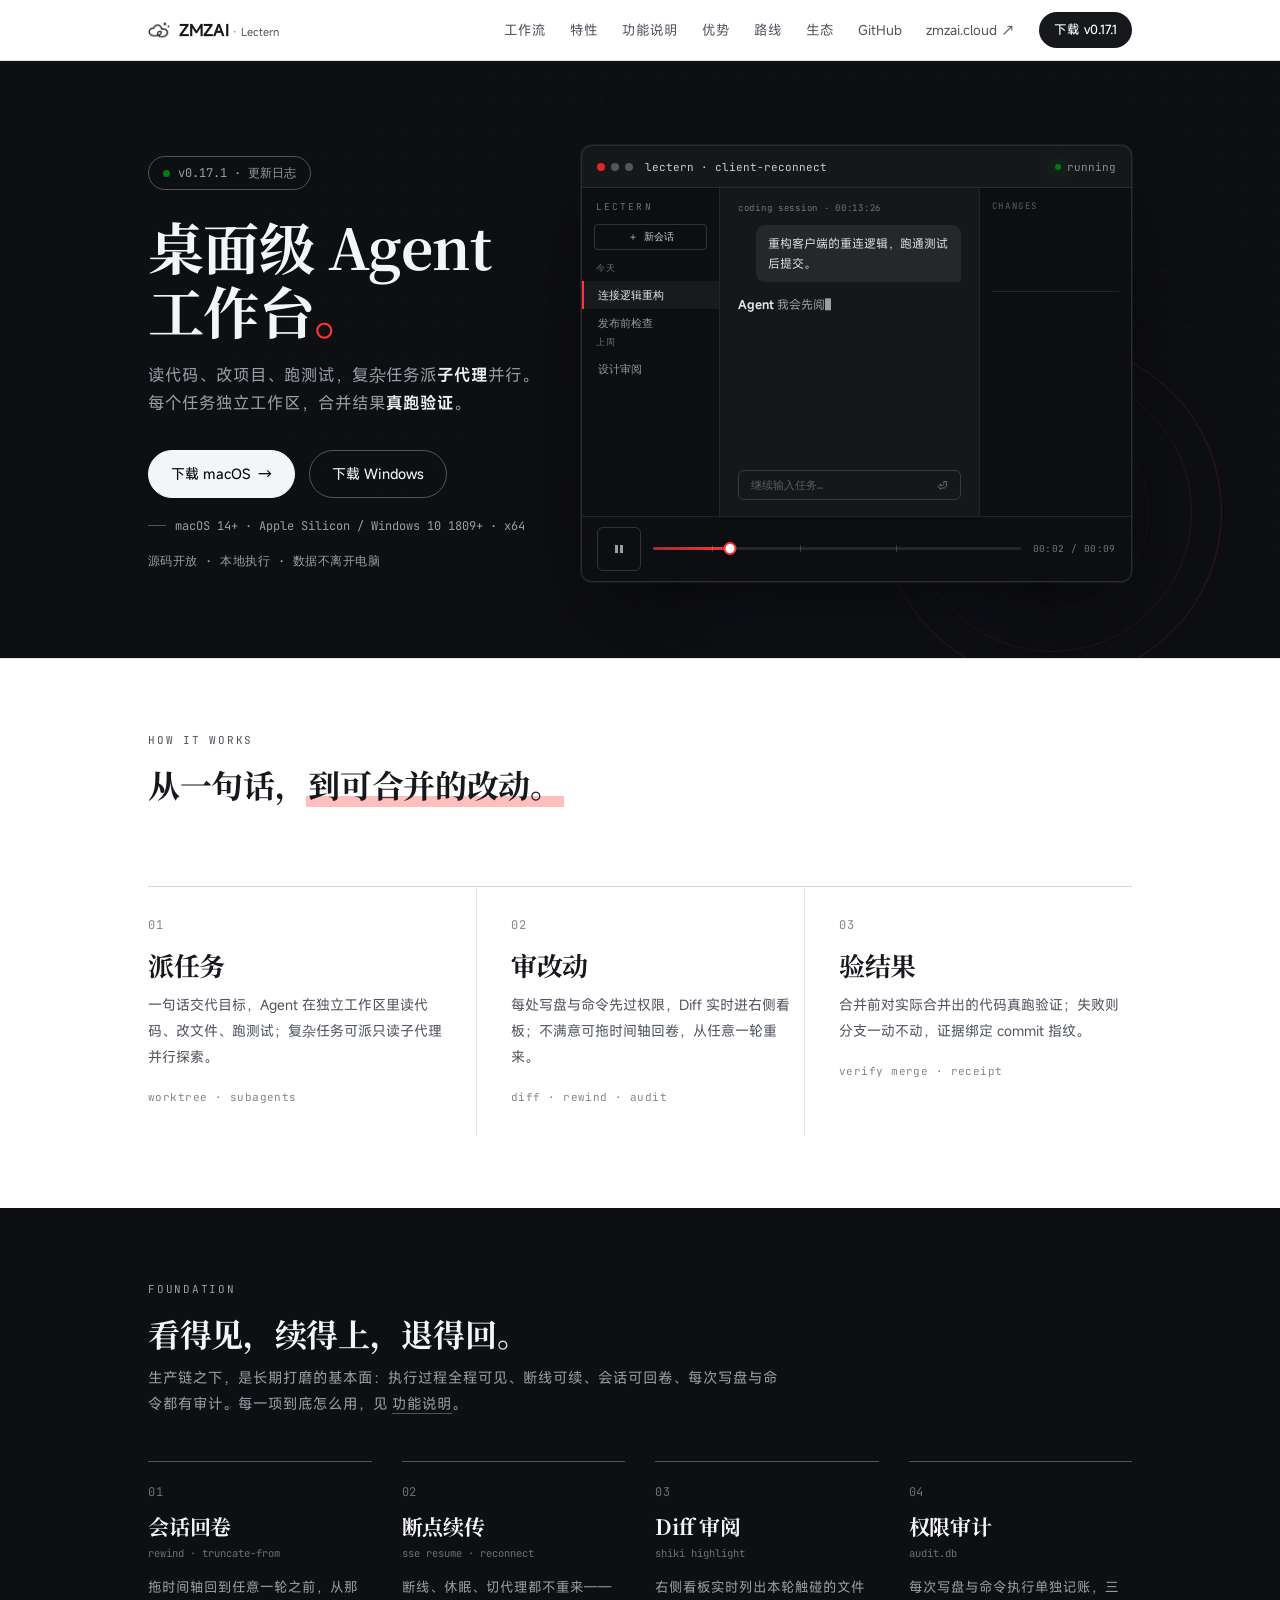
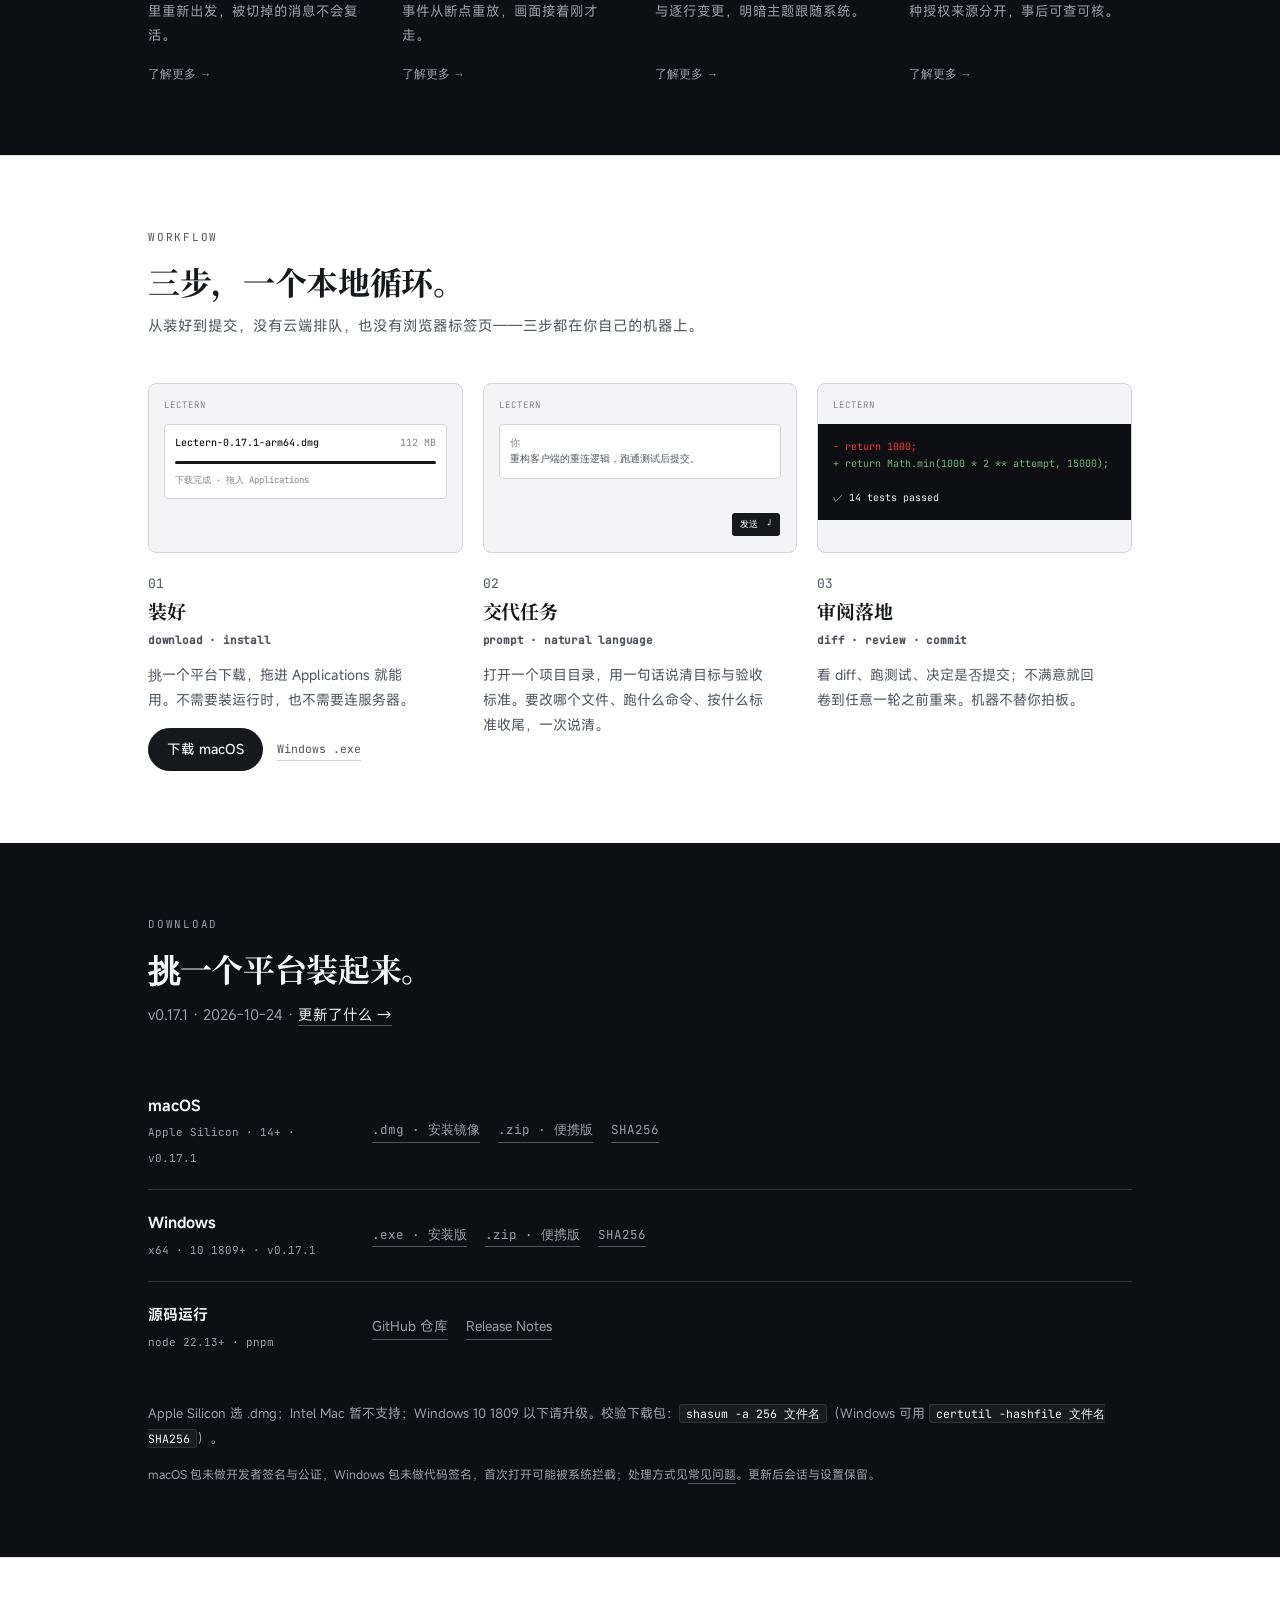
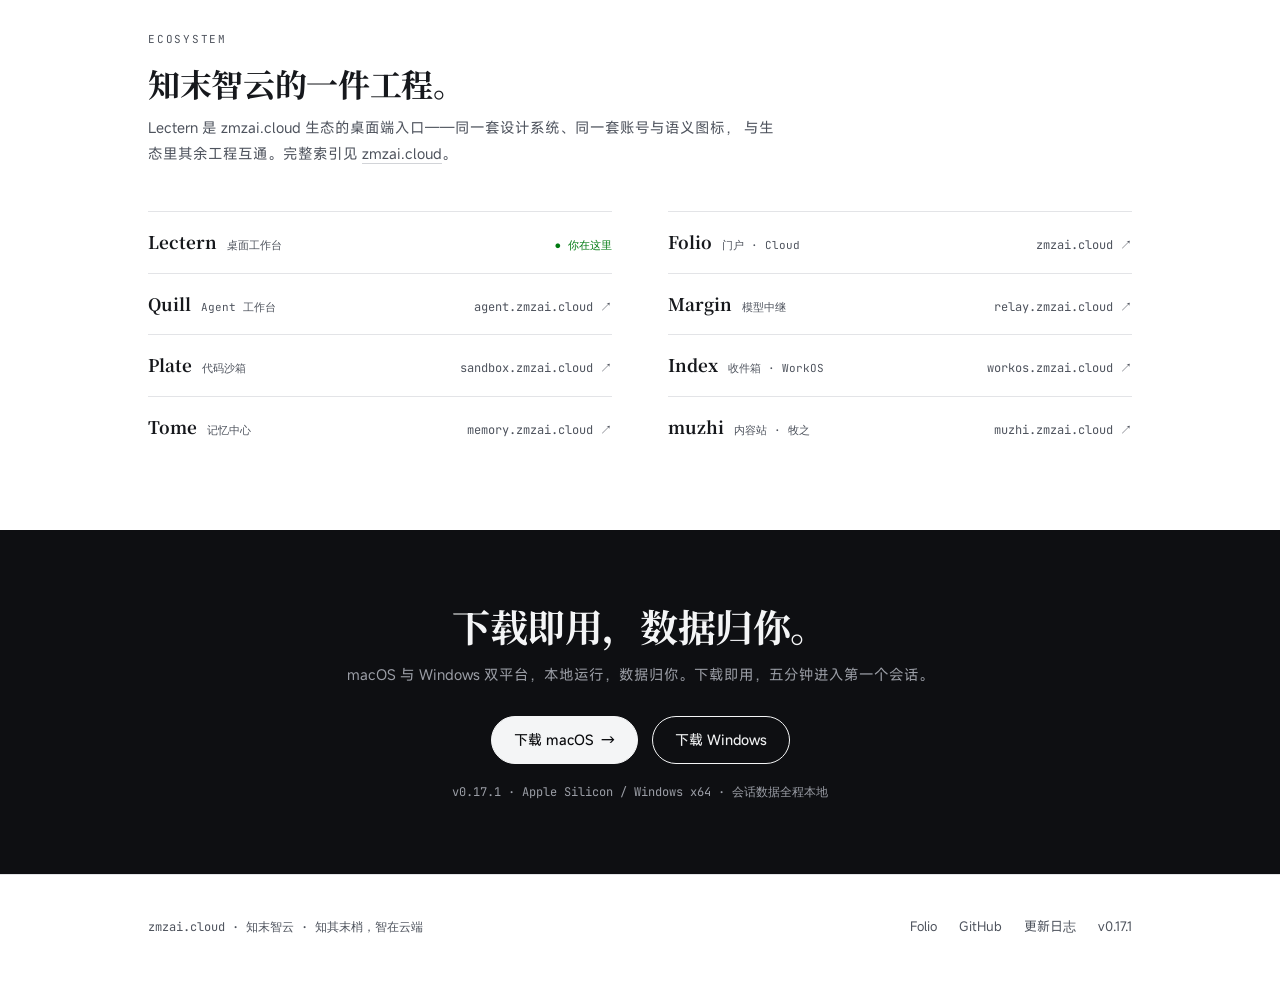
<file: index.html>
<!DOCTYPE html>
<html lang="zh-CN">
<head>
<meta charset="UTF-8">
<meta name="viewport" content="width=device-width, initial-scale=1.0">
<title>Lectern · 桌面 Agent 工作台 · 知末智云</title>
<meta name="description" content="本地运行 agent loop 的 Electron 桌面工作台。子代理并行、独立 Host 执行、合并结果实检、断点续传与权限审计——与 Quill、Folio 同一设计系统。">
<link rel="canonical" href="https://lectern.zmzai.cloud/">
<meta property="og:type" content="website">
<meta property="og:site_name" content="Lectern · 知末智云">
<meta property="og:locale" content="zh_CN">
<meta property="og:title" content="Lectern · 桌面 Agent 工作台">
<meta property="og:description" content="本地运行 agent loop：子代理并行探索、独立 Host 执行、合并前真跑验证，会话与审计全在你自己的磁盘上。">
<meta property="og:url" content="https://lectern.zmzai.cloud/">
<meta property="og:image" content="https://lectern.zmzai.cloud/og-image.png">
<meta property="og:image:width" content="1200">
<meta property="og:image:height" content="630">
<meta name="twitter:card" content="summary_large_image">
<meta name="twitter:title" content="Lectern · 桌面 Agent 工作台">
<meta name="twitter:description" content="本地运行 agent loop：子代理并行探索、独立 Host 执行、合并前真跑验证。">
<meta name="twitter:image" content="https://lectern.zmzai.cloud/og-image.png">
<meta name="theme-color" content="#0E0F13">
<link rel="icon" type="image/png" sizes="64x64" href="/favicon.png">
<link rel="apple-touch-icon" href="/apple-touch-icon.png">
<link rel="preload" as="font" type="font/woff2" crossorigin href="/fonts/misans-regular.woff2">
<link rel="preload" as="font" type="font/woff2" crossorigin href="/fonts/noto-serif-sc-700.woff2">
<link rel="stylesheet" href="/theme.css?v=20261024e">
<script>document.documentElement.classList.add('js');</script>
<script type="application/ld+json">
{
  "@context": "https://schema.org",
  "@type": "SoftwareApplication",
  "name": "Lectern",
  "applicationCategory": "DeveloperApplication",
  "operatingSystem": "macOS 14+ (Apple Silicon), Windows 10 1809+ (x64)",
  "url": "https://lectern.zmzai.cloud/",
  "description": "本地运行 agent loop 的 Electron 桌面工作台：子代理并行、独立 Host 执行、合并结果实检。",
  "softwareVersion": "0.17.1",
  "datePublished": "2026-10-24",
  "downloadUrl": "https://zmzai.oss-cn-beijing.aliyuncs.com/releases/harness/v0.17.1/Lectern-0.17.1-arm64.dmg",
  "offers": { "@type": "Offer", "price": "0", "priceCurrency": "CNY" },
  "sameAs": ["https://github.com/zmzai-cloud/zmzai-lectern"]
}
</script>
</head>
<body>
<a class="skip" href="#main">跳到内容</a>
<nav>
  <div class="wrap nav-inner">
    <a class="lockup" href="index.html" aria-current="page">
      <img src="/logo.png" alt="zmzai" width="22" height="22" loading="eager" decoding="async">
      <span class="lockup-word">ZMZAI<span class="lockup-sub">· Lectern</span></span>
    </a>
    <div class="nav-links" id="navLinks">
      <a href="#workflow">工作流</a>
      <a href="#features">特性</a>
      <a href="features.html">功能说明</a>
      <a href="why.html">优势</a>
      <a href="roadmap.html">路线</a>
      <a href="#ecosystem">生态</a>
      <a href="https://github.com/zmzai-cloud/zmzai-lectern" target="_blank" rel="noopener">GitHub</a>
      <a href="https://zmzai.cloud" target="_blank" rel="noopener">zmzai.cloud ↗</a>
      <a class="nav-cta" href="#download">下载 v0.17.1</a>
    </div>
      <button class="nav-burger" aria-label="菜单" aria-expanded="false" aria-controls="navLinks"><i></i></button>
  </div>
</nav>

<header class="hero" id="main">
  <div class="hero-stage band-dark">
    <div class="wrap hero-grid">
      <div>
        <a class="release-pill reveal in" href="changelog.html"><span class="pill-dot" aria-hidden="true"></span>v0.17.1 · 更新日志</a>
        <h1 class="reveal in" data-delay="1">桌面级 Agent<br>工作台<em>。</em></h1>
        <p class="hero-desc reveal in" data-delay="2">读代码、改项目、跑测试，复杂任务派<span class="nb"><b>子代理</b>并行</span>。每个任务<span class="nb">独立工作区</span>，合并结果<b>真跑验证</b>。</p>
        <div class="hero-actions reveal in" data-delay="3">
          <a class="btn btn-solid" href="https://zmzai.oss-cn-beijing.aliyuncs.com/releases/harness/v0.17.1/Lectern-0.17.1-arm64-mac.zip">下载 macOS <span class="arrow">→</span></a>
          <a class="btn btn-outline" href="https://zmzai.oss-cn-beijing.aliyuncs.com/releases/harness/v0.17.1/Lectern-Setup-0.17.1.exe">下载 Windows</a>
        </div>
        <p class="hero-meta reveal in" data-delay="3">macOS 14+ · Apple Silicon / Windows 10 1809+ · x64</p>
        <p class="hero-evidence reveal in" data-delay="3">源码开放 · 本地执行 · 数据不离开电脑</p>
      </div>
      <div class="workbench-scene reveal in" data-delay="1" aria-label="Lectern 工作台：会话、任务执行、文件变更和测试结果">
        <div class="wb">
          <div class="wb-bar"><span class="dots" aria-hidden="true"><i></i><i></i><i></i></span><span class="wb-title">lectern · client-reconnect</span><span class="wb-status" id="status"><i aria-hidden="true"></i><span id="statusText">running</span></span></div>
          <div class="wb-body">
            <aside class="wb-side"><div class="side-brand">LECTERN</div><div class="side-new">＋ 新会话</div><div class="side-cap">今天</div><div class="side-item on">连接逻辑重构</div><div class="side-item">发布前检查</div><div class="side-cap">上周</div><div class="side-item">设计审阅</div></aside>
            <div class="wb-main"><div class="session-meta">coding session · <span id="clock">00:13:24</span></div><div class="msg msg-user" id="msgUser"></div><div class="msg msg-agent" id="msgAgent"></div><div class="edit-block" id="editBlock"><div><span class="edit-tag">edit</span>&nbsp;<span class="edit-path">lib/client.ts</span></div><div class="edit-diff" id="editDiff"></div></div><div class="composer"><span>继续输入任务…</span><i>⏎</i></div></div>
            <aside class="wb-changes"><div class="ch-cap">CHANGES</div><div class="ch-item" id="ch1"><span class="plus">+</span>client.ts</div><div class="ch-item" id="ch2"><span class="plus">+</span>retry.ts</div><div class="ch-tests" id="tests"></div></aside>
          </div>
          <div class="wb-foot">
            <button class="pp" id="pp" aria-label="播放 / 暂停"><svg id="ppIcon" viewBox="0 0 10 10" aria-hidden="true"><rect x="1" y="1" width="3" height="8"/><rect x="6" y="1" width="3" height="8"/></svg></button>
            <div class="track" id="track" role="slider" aria-label="会话时间轴，可拖动回卷"><div class="track-fill" id="fill"></div><i class="tick" style="left:16%"></i><i class="tick" style="left:40%"></i><i class="tick" style="left:66%"></i><div class="head" id="head"></div></div>
            <span class="tclock" id="tclock">00:00 / 00:09</span>
          </div>
        </div>
        <div class="scene-orbit" aria-hidden="true"></div>
      </div>
    </div>
  </div>
</header>
<section id="loop" class="loop">
  <span id="v11" class="anchor-legacy" aria-hidden="true"></span>
  <div class="wrap">
    <div class="sec-eyebrow reveal">How it works</div>
    <h2 class="reveal" data-delay="1">从一句话，<em>到可合并的改动。</em></h2>
    <p class="loop-flow reveal" data-delay="2" aria-hidden="true"><span>派任务</span><i></i><span>审改动</span><i></i><span>验结果</span></p>
    <div class="loop-grid reveal" data-delay="3">
      <a class="loop-card" href="features.html#f-subagents">
        <span class="loop-no">01</span>
        <h3>派任务</h3>
        <p>一句话交代目标，Agent 在独立工作区里读代码、改文件、跑测试；复杂任务可派只读子代理并行探索。</p>
        <span class="loop-tags">worktree · subagents</span>
      </a>
      <a class="loop-card" href="features.html#f-diff">
        <span class="loop-no">02</span>
        <h3>审改动</h3>
        <p>每处写盘与命令先过权限，Diff 实时进右侧看板；不满意可拖时间轴回卷，从任意一轮重来。</p>
        <span class="loop-tags">diff · rewind · audit</span>
      </a>
      <a class="loop-card" href="features.html#f-verify">
        <span class="loop-no">03</span>
        <h3>验结果</h3>
        <p>合并前对实际合并出的代码真跑验证；失败则分支一动不动，证据绑定 commit 指纹。</p>
        <span class="loop-tags">verify merge · receipt</span>
      </a>
    </div>
  </div>
</section>
<section id="features" class="band-dark">

  <div class="wrap">
    <div class="sec-eyebrow reveal">Foundation</div>
    <h2 class="reveal" data-delay="1">看得见，<span class="nb">续得上</span>，退得回。</h2>
    <p class="sec-desc reveal" data-delay="2">生产链之下，是长期打磨的基本面：执行过程全程可见、断线可续、会话可回卷、每次写盘与命令都有审计。每一项到底怎么用，见 <a href="features.html" style="border-bottom:1px solid var(--color-line-strong)">功能说明</a>。</p>
    <div class="foundation-grid reveal" data-delay="2">
      <a class="foundation-card" href="features.html#f-rewind">
        <span class="foundation-no">01</span>
        <h3>会话回卷</h3>
        <span class="foundation-tag">rewind · truncate-from</span>
        <p>拖时间轴回到任意一轮之前，从那里重新出发，被切掉的消息不会复活。</p>
        <span class="foundation-more">了解更多 <span class="arrow">→</span></span>
      </a>
      <a class="foundation-card" href="features.html#f-resume">
        <span class="foundation-no">02</span>
        <h3>断点续传</h3>
        <span class="foundation-tag">sse resume · reconnect</span>
        <p>断线、休眠、切代理都不重来——事件从断点重放，画面接着刚才走。</p>
        <span class="foundation-more">了解更多 <span class="arrow">→</span></span>
      </a>
      <a class="foundation-card" href="features.html#f-diff">
        <span class="foundation-no">03</span>
        <h3>Diff 审阅</h3>
        <span class="foundation-tag">shiki highlight</span>
        <p>右侧看板实时列出本轮触碰的文件与逐行变更，明暗主题跟随系统。</p>
        <span class="foundation-more">了解更多 <span class="arrow">→</span></span>
      </a>
      <a class="foundation-card" href="features.html#f-audit">
        <span class="foundation-no">04</span>
        <h3>权限审计</h3>
        <span class="foundation-tag">audit.db</span>
        <p>每次写盘与命令执行单独记账，三种授权来源分开，事后可查可核。</p>
        <span class="foundation-more">了解更多 <span class="arrow">→</span></span>
      </a>
    </div>
  </div>
</section>
<section id="workflow">
  <div class="wrap">
    <div class="sec-eyebrow reveal">Workflow</div>
    <h2 class="reveal" data-delay="1">三步，一个本地循环。</h2>
    <p class="sec-desc reveal" data-delay="2">从装好到提交，没有云端排队，也没有浏览器标签页——三步都在你自己的机器上。</p>
    <div class="flow-grid reveal" data-delay="2">
      <div class="flow-step">
        <div class="flow-vignette" aria-hidden="true">
          <div class="install-box">
            <div class="install-file"><b>Lectern-0.17.1-arm64.dmg</b><span>112 MB</span></div>
            <span class="install-bar"><i></i></span>
            <span class="install-done">下载完成 · 拖入 Applications</span>
          </div>
        </div>
        <div class="flow-no">01</div>
        <div class="flow-name">装好<small class="flow-tag">download · install</small></div>
        <p>挑一个平台下载，拖进 Applications 就能用。不需要装运行时，也不需要连服务器。</p>
        <div class="flow-actions">
          <a class="btn btn-solid flow-cta" href="https://zmzai.oss-cn-beijing.aliyuncs.com/releases/harness/v0.17.1/Lectern-0.17.1-arm64.dmg">下载 macOS</a>
          <a class="flow-alt" href="https://zmzai.oss-cn-beijing.aliyuncs.com/releases/harness/v0.17.1/Lectern-Setup-0.17.1.exe">Windows .exe</a>
        </div>
      </div>
      <div class="flow-step">
        <div class="flow-vignette" aria-hidden="true"><div class="prompt-box"><span>你</span><br>重构客户端的重连逻辑，跑通测试后提交。</div><span class="prompt-send">发送　↵</span></div>
        <div class="flow-no">02</div>
        <div class="flow-name">交代任务<small class="flow-tag">prompt · natural language</small></div>
        <p>打开一个项目目录，用一句话说清目标与验收标准。要改哪个文件、跑什么命令、按什么标准收尾，一次说清。</p>
      </div>
      <div class="flow-step">
        <div class="flow-vignette" aria-hidden="true"><div class="diff-vignette"><span class="minus">− return 1000;</span><br><span class="plus">+ return Math.min(1000 * 2 ** attempt, 15000);</span><br><br><em>✓ 14 tests passed</em></div></div>
        <div class="flow-no">03</div>
        <div class="flow-name">审阅落地<small class="flow-tag">diff · review · commit</small></div>
        <p>看 diff、跑测试、决定是否提交；不满意就回卷到任意一轮之前重来。机器不替你拍板。</p>
      </div>
    </div>
  </div>
</section>
<section id="download" class="band-dark">
  <div class="wrap">
    <div class="sec-eyebrow reveal">Download</div>
    <h2 class="reveal" data-delay="1">挑一个平台装起来。</h2>
    <p class="dl-release reveal" data-delay="1">v0.17.1 · 2026-10-24 · <a href="changelog.html">更新了什么 →</a></p>
    <div class="dl-table reveal" data-delay="2">
      <div class="dl-row">
        <div class="dl-os"><b>macOS</b><small>Apple Silicon · 14+ · v0.17.1</small></div>
        <div class="dl-links">
          <a class="mono" href="https://zmzai.oss-cn-beijing.aliyuncs.com/releases/harness/v0.17.1/Lectern-0.17.1-arm64.dmg">.dmg · 安装镜像</a>
          <a class="mono" href="https://zmzai.oss-cn-beijing.aliyuncs.com/releases/harness/v0.17.1/Lectern-0.17.1-arm64-mac.zip">.zip · 便携版</a>
          <a class="mono" href="https://zmzai.oss-cn-beijing.aliyuncs.com/releases/harness/v0.17.1/SHA256SUMS.txt">SHA256</a>
        </div>
      </div>
      <div class="dl-row">
        <div class="dl-os"><b>Windows</b><small>x64 · 10 1809+ · v0.17.1</small></div>
        <div class="dl-links">
          <a class="mono" href="https://zmzai.oss-cn-beijing.aliyuncs.com/releases/harness/v0.17.1/Lectern-Setup-0.17.1.exe">.exe · 安装版</a>
          <a class="mono" href="https://zmzai.oss-cn-beijing.aliyuncs.com/releases/harness/v0.17.1/Lectern-0.17.1-win.zip">.zip · 便携版</a>
          <a class="mono" href="https://zmzai.oss-cn-beijing.aliyuncs.com/releases/harness/v0.17.1/SHA256SUMS.txt">SHA256</a>
        </div>
      </div>
      <div class="dl-row">
        <div class="dl-os"><b>源码运行</b><small>node 22.13+ · pnpm</small></div>
        <div class="dl-links">
          <a href="https://github.com/zmzai-cloud/zmzai-lectern" target="_blank" rel="noopener">GitHub 仓库</a>
          <a href="https://github.com/zmzai-cloud/zmzai-lectern/releases/tag/v0.17.1" target="_blank" rel="noopener">Release Notes</a>
        </div>
      </div>
    </div>
    <p class="dl-note reveal" data-delay="2">
      Apple Silicon 选 .dmg；Intel Mac 暂不支持；Windows 10 1809 以下请升级。校验下载包：<code>shasum -a 256 文件名</code>（Windows 可用 <code>certutil -hashfile 文件名 SHA256</code>）。
    </p>
    <p class="dl-fine reveal" data-delay="2">
      macOS 包未做开发者签名与公证，Windows 包未做代码签名，首次打开可能被系统拦截；处理方式见<a href="roadmap.html#faq">常见问题</a>。更新后会话与设置保留。
    </p>
  </div>
</section>
<section id="ecosystem">
  <div class="wrap">
    <div class="sec-eyebrow reveal">Ecosystem</div>
    <h2 class="reveal" data-delay="1">知末智云的一件工程。</h2>
    <p class="sec-desc reveal" data-delay="2">
      Lectern 是 zmzai.cloud 生态的桌面端入口——同一套设计系统、同一套账号与语义图标，
      与生态里其余工程互通。完整索引见 <a href="https://zmzai.cloud" target="_blank" rel="noopener" style="border-bottom:1px solid var(--color-line-strong)">zmzai.cloud</a>。
    </p>
    <div class="eco-grid">
      <div class="eco-row">
        <div class="eco-name"><b>Lectern</b><span>桌面工作台</span></div>
        <span class="eco-here">● 你在这里</span>
      </div>
      <div class="eco-row">
        <div class="eco-name"><b>Folio</b><span>门户 · Cloud</span></div>
        <a class="eco-link" href="https://zmzai.cloud" target="_blank" rel="noopener">zmzai.cloud ↗</a>
      </div>
      <div class="eco-row">
        <div class="eco-name"><b>Quill</b><span>Agent 工作台</span></div>
        <a class="eco-link" href="https://agent.zmzai.cloud/quill" target="_blank" rel="noopener">agent.zmzai.cloud ↗</a>
      </div>
      <div class="eco-row">
        <div class="eco-name"><b>Margin</b><span>模型中继</span></div>
        <a class="eco-link" href="https://relay.zmzai.cloud" target="_blank" rel="noopener">relay.zmzai.cloud ↗</a>
      </div>
      <div class="eco-row">
        <div class="eco-name"><b>Plate</b><span>代码沙箱</span></div>
        <a class="eco-link" href="https://sandbox.zmzai.cloud" target="_blank" rel="noopener">sandbox.zmzai.cloud ↗</a>
      </div>
      <div class="eco-row">
        <div class="eco-name"><b>Index</b><span>收件箱 · WorkOS</span></div>
        <a class="eco-link" href="https://workos.zmzai.cloud" target="_blank" rel="noopener">workos.zmzai.cloud ↗</a>
      </div>
      <div class="eco-row">
        <div class="eco-name"><b>Tome</b><span>记忆中心</span></div>
        <a class="eco-link" href="https://memory.zmzai.cloud" target="_blank" rel="noopener">memory.zmzai.cloud ↗</a>
      </div>
      <div class="eco-row">
        <div class="eco-name"><b>muzhi</b><span>内容站 · 牧之</span></div>
        <a class="eco-link" href="https://muzhi.zmzai.cloud" target="_blank" rel="noopener">muzhi.zmzai.cloud ↗</a>
      </div>
    </div>
  </div>
</section>
<section class="cta band-dark">
  <div class="wrap cta-block reveal">
    <h2>下载即用，数据归你。</h2>
    <p class="sec-desc">macOS 与 Windows 双平台，本地运行，数据归你。下载即用，五分钟进入第一个会话。</p>
    <div class="cta-actions">
      <a class="btn btn-solid" href="https://zmzai.oss-cn-beijing.aliyuncs.com/releases/harness/v0.17.1/Lectern-0.17.1-arm64-mac.zip">
        下载 macOS <span class="arrow">→</span>
      </a>
      <a class="btn btn-outline" href="https://zmzai.oss-cn-beijing.aliyuncs.com/releases/harness/v0.17.1/Lectern-Setup-0.17.1.exe">下载 Windows</a>
    </div>
    <p class="cta-meta">v0.17.1 · Apple Silicon / Windows x64 · 会话数据全程本地</p>
  </div>
</section>
<footer>
  <div class="wrap foot-inner">
    <div class="foot-left">zmzai.cloud · 知末智云 · 知其末梢，智在云端</div>
    <div class="foot-links">
      <a href="https://zmzai.cloud" target="_blank" rel="noopener">Folio</a>
      <a href="https://github.com/zmzai-cloud/zmzai-lectern" target="_blank" rel="noopener">GitHub</a>
      <a href="changelog.html">更新日志</a>
      <a href="https://github.com/zmzai-cloud/zmzai-lectern/releases/tag/v0.17.1" target="_blank" rel="noopener">v0.17.1</a>
    </div>
  </div>
</footer>

<script src="/theme.js?v=20261024e"></script>
<script>
/* hero 活工作台：单一时间轴 T∈[0,100] 驱动回放 + rewind 拖动(与 lectern rewind 能力同构) */
(function () {
  var DUR = 9000;
  var msgUser = document.getElementById('msgUser');
  var msgAgent = document.getElementById('msgAgent');
  var editBlock = document.getElementById('editBlock');
  var editDiff = document.getElementById('editDiff');
  var ch1 = document.getElementById('ch1');
  var ch2 = document.getElementById('ch2');
  var tests = document.getElementById('tests');
  var statusEl = document.getElementById('status');
  var statusText = document.getElementById('statusText');
  var clock = document.getElementById('clock');
  var fill = document.getElementById('fill');
  var head = document.getElementById('head');
  var track = document.getElementById('track');
  var pp = document.getElementById('pp');
  var ppIcon = document.getElementById('ppIcon');
  var tclock = document.getElementById('tclock');
  var USER = '重构客户端的重连逻辑，跑通测试后提交。';
  var AGENT_PREFIX = '<b>Agent</b> ';
  var AGENT_BODY = '我会先阅读事件订阅与退避逻辑，再提出最小修改。';
  var DIFF = 'backoff 1s → 15s · 3 failures → offline';
  function clamp01(x) { return x < 0 ? 0 : (x > 1 ? 1 : x); }
  function seg(t, a, b) { return clamp01((t - a) / (b - a)); }
  function typed(el, text, t, a, b) {
    var n = Math.round(seg(t, a, b) * text.length);
    if (n <= 0) { el.textContent = ''; return false; }
    var done = n >= text.length;
    el.textContent = text.slice(0, n) + (done ? '' : '▌');
    return true;
  }
  function appear(el, t, a, b) {
    var p = seg(t, a, b);
    el.style.opacity = p;
    el.style.transform = 'translateY(' + ((1 - p) * 8).toFixed(1) + 'px)';
    return p > 0.01;
  }
  function render(t) {
    var showUser = typed(msgUser, USER, t, 2, 14);
    msgUser.style.opacity = showUser ? 1 : 0;
    var showAgent = false;
    if (t >= 18) {
      var n = Math.round(seg(t, 18, 36) * AGENT_BODY.length);
      msgAgent.innerHTML = AGENT_PREFIX + AGENT_BODY.slice(0, n) + (n < AGENT_BODY.length ? '▌' : '');
      showAgent = true;
    }
    msgAgent.style.opacity = showAgent ? 1 : 0;
    var showEdit = appear(editBlock, t, 40, 44);
    if (showEdit) {
      var dn = Math.round(seg(t, 44, 52) * DIFF.length);
      editDiff.textContent = DIFF.slice(0, dn) + (dn < DIFF.length && dn > 0 ? '▌' : '');
    }
    appear(ch1, t, 56, 59);
    appear(ch2, t, 61, 64);
    var tn = Math.floor(seg(t, 66, 84) * 14 + 0.0001);
    tests.textContent = tn > 0 ? '✓ ' + tn + ' tests passed' : '';
    var total = 13 * 60 + 24 + Math.round(t / 100 * 9);
    var mm = Math.floor(total / 60), ss = total % 60;
    clock.textContent = '00:' + (mm < 10 ? '0' + mm : mm) + ':' + (ss < 10 ? '0' + ss : ss);
    fill.style.width = t + '%';
    head.style.left = t + '%';
    var sec = Math.round(t / 100 * 9);
    tclock.textContent = '00:0' + sec + ' / 00:09';
  }
  window.LecternTimeline({
    track: track, button: pp, icon: ppIcon, duration: DUR,
    render: function (value, playing) {
      render(value);
      statusEl.classList.toggle('rewound', !playing && value < 100);
      statusText.textContent = playing ? 'running' : value >= 100 ? 'completed' : 'paused';
    }
  });
})();
</script>
<script>
/* 面板 3D 倾斜跟随：仅精指针设备且非 reduce 时启用；幅度 ≤2°，离开回正 */
(function () {
  var scene = document.querySelector('.workbench-scene');
  var panel = scene && scene.querySelector('.wb');
  if (!scene || !panel) return;
  if (!window.matchMedia('(hover: hover) and (pointer: fine)').matches) return;
  if (window.matchMedia('(prefers-reduced-motion: reduce)').matches) return;
  var raf = null, rx = 0, ry = 0;
  function apply() {
    panel.style.transform = 'perspective(1200px) rotateX(' + rx.toFixed(2) + 'deg) rotateY(' + ry.toFixed(2) + 'deg)';
    raf = null;
  }
  scene.addEventListener('pointermove', function (e) {
    var r = scene.getBoundingClientRect();
    ry = ((e.clientX - r.left) / r.width - 0.5) * 4;
    rx = -((e.clientY - r.top) / r.height - 0.5) * 3;
    if (raf === null) raf = requestAnimationFrame(apply);
  });
  scene.addEventListener('pointerleave', function () {
    rx = 0; ry = 0;
    panel.style.transition = 'transform 600ms cubic-bezier(0.16, 1, 0.3, 1)';
    apply();
    setTimeout(function () { panel.style.transition = ''; }, 600);
  });
})();
</script>
</body>
</html>
</file>
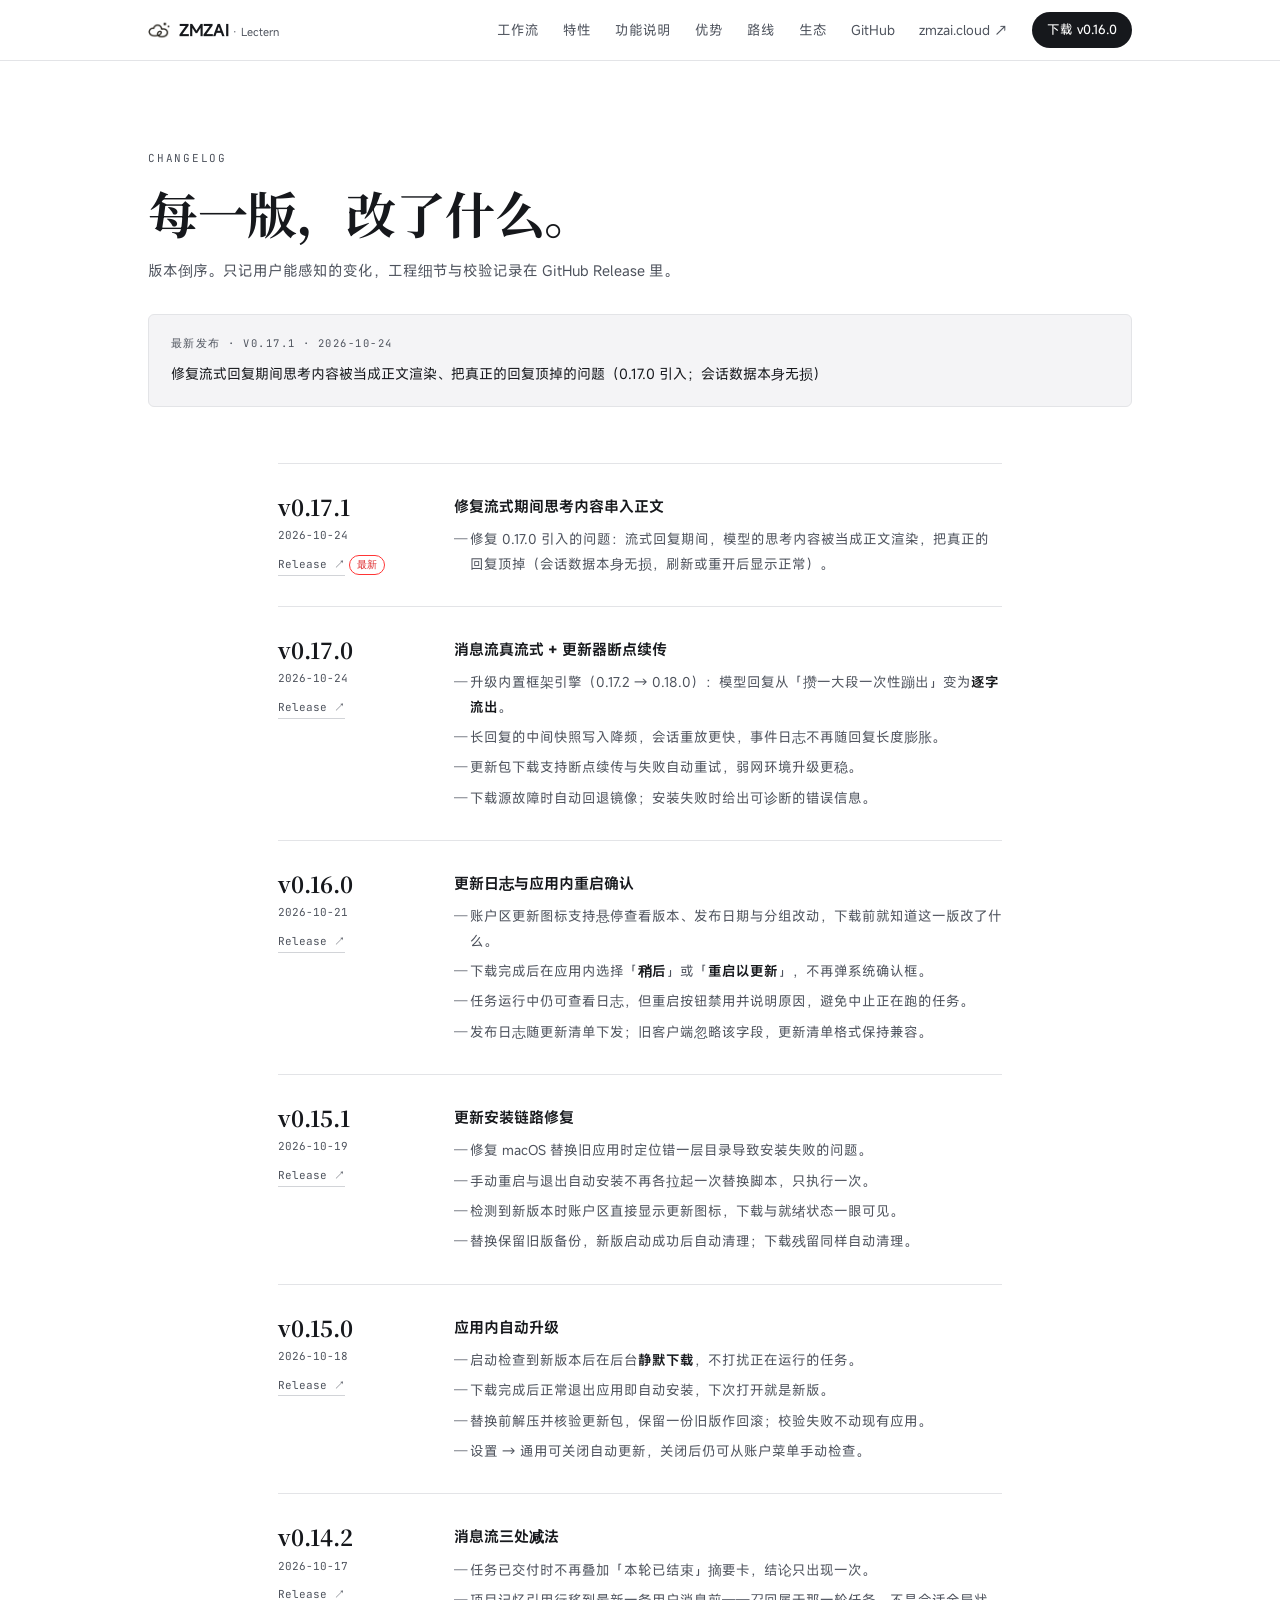
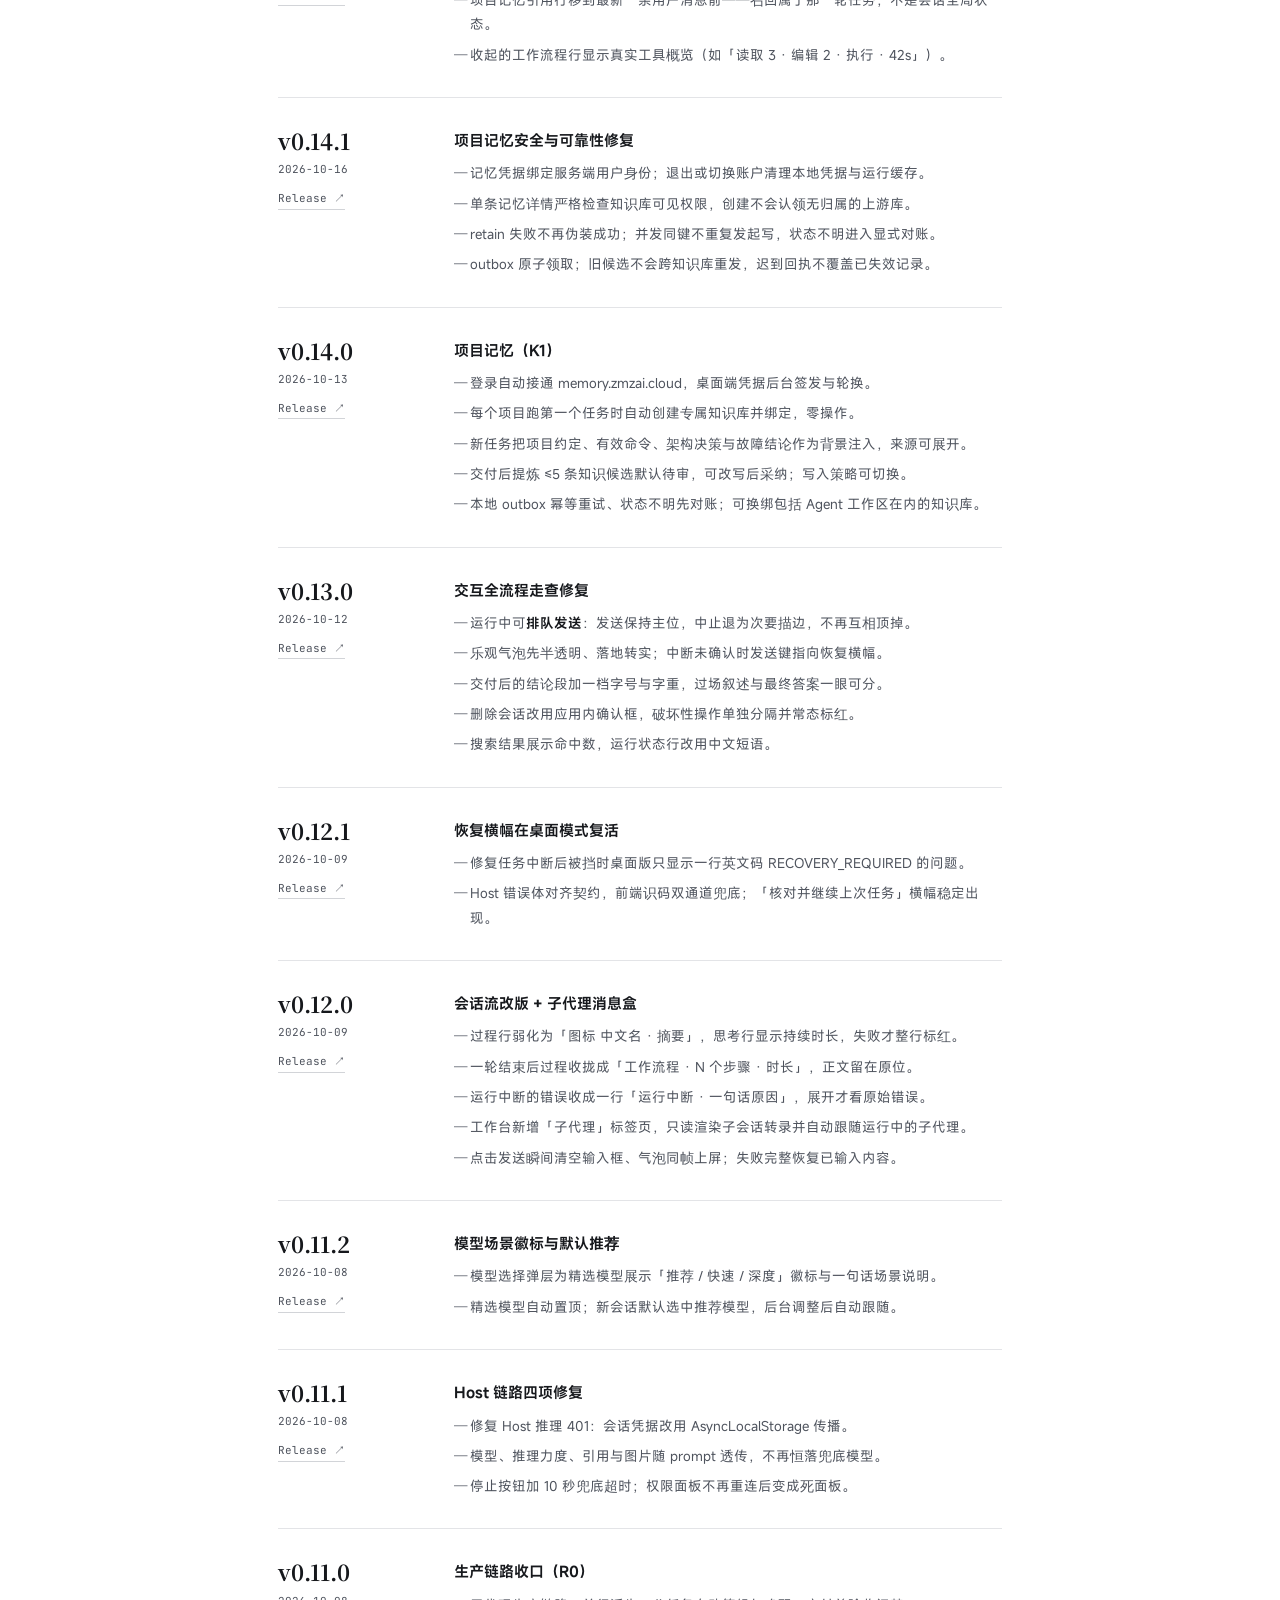
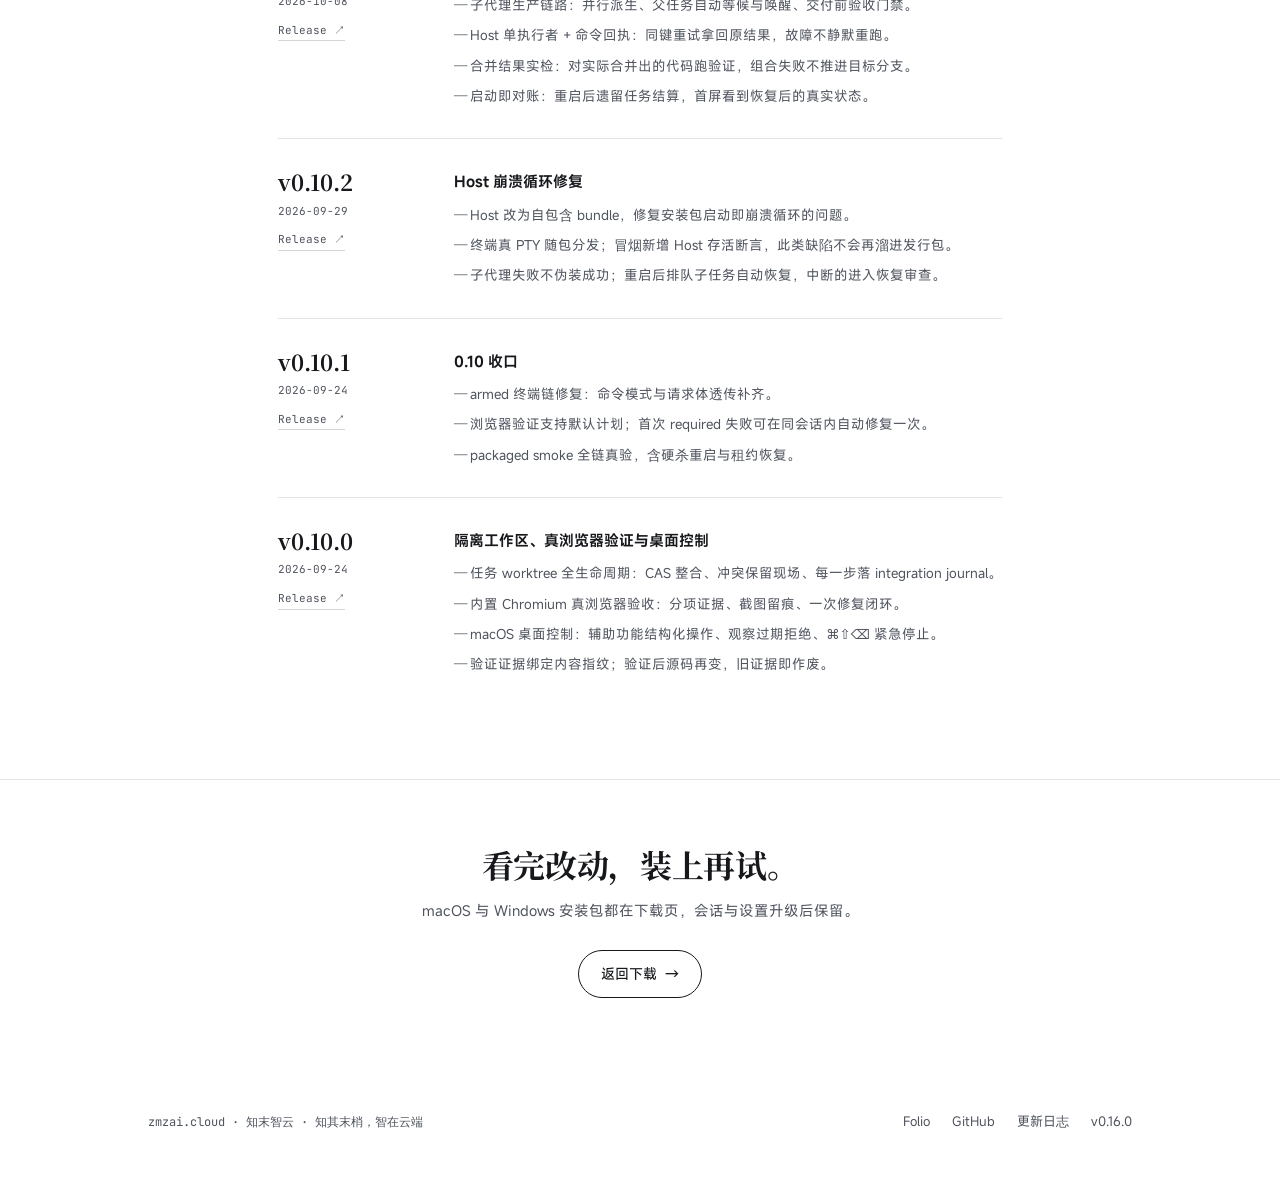
<file: changelog.html>
<!DOCTYPE html>
<html lang="zh-CN">
<head>
<meta charset="UTF-8">
<meta name="viewport" content="width=device-width, initial-scale=1.0">
<title>更新日志 · Lectern 桌面工作台</title>
<meta name="description" content="Lectern 每个版本改了什么：更新体验、会话流、子代理、项目记忆与交付链路，按版本倒序记录。">
<link rel="canonical" href="https://lectern.zmzai.cloud/changelog.html">
<meta property="og:type" content="article">
<meta property="og:site_name" content="Lectern · 知末智云">
<meta property="og:locale" content="zh_CN">
<meta property="og:title" content="更新日志 · Lectern 桌面工作台">
<meta property="og:description" content="每个版本改了什么，按版本倒序记录。">
<meta property="og:url" content="https://lectern.zmzai.cloud/changelog.html">
<meta property="og:image" content="https://lectern.zmzai.cloud/og-image.png">
<meta name="twitter:card" content="summary_large_image">
<meta name="twitter:title" content="更新日志 · Lectern 桌面工作台">
<meta name="twitter:description" content="每个版本改了什么，按版本倒序记录。">
<meta name="twitter:image" content="https://lectern.zmzai.cloud/og-image.png">
<meta name="theme-color" content="#ffffff">
<link rel="icon" type="image/png" sizes="64x64" href="/favicon.png">
<link rel="apple-touch-icon" href="/apple-touch-icon.png">
<link rel="preload" as="font" type="font/woff2" crossorigin href="/fonts/misans-regular.woff2">
<link rel="preload" as="font" type="font/woff2" crossorigin href="/fonts/noto-serif-sc-700.woff2">
<link rel="stylesheet" href="/theme.css?v=20261024d">
<script>document.documentElement.classList.add('js');</script>
</head>
<body>
<a class="skip" href="#main">跳到内容</a>
<nav>
  <div class="wrap nav-inner">
    <a class="lockup" href="index.html">
      <img src="/logo.png" alt="zmzai" width="22" height="22" loading="eager" decoding="async">
      <span class="lockup-word">ZMZAI<span class="lockup-sub">· Lectern</span></span>
    </a>
    <div class="nav-links" id="navLinks">
      <a href="index.html#workflow">工作流</a>
      <a href="index.html#features">特性</a>
      <a href="features.html">功能说明</a>
      <a href="why.html">优势</a>
      <a href="roadmap.html">路线</a>
      <a href="index.html#ecosystem">生态</a>
      <a href="https://github.com/zmzai-cloud/zmzai-lectern" target="_blank" rel="noopener">GitHub</a>
      <a href="https://zmzai.cloud" target="_blank" rel="noopener">zmzai.cloud ↗</a>
      <a class="nav-cta" href="index.html#download">下载 v0.16.0</a>
    </div>
      <button class="nav-burger" aria-label="菜单" aria-expanded="false" aria-controls="navLinks"><i></i></button>
  </div>
</nav>

<header class="page-head" id="main">
  <div class="wrap">
    <div class="sec-eyebrow reveal in">Changelog</div>
    <h1 class="reveal in" data-delay="1">每一版，改了什么。</h1>
    <p class="sec-desc reveal in" data-delay="2">版本倒序。只记用户能感知的变化，工程细节与校验记录在 GitHub Release 里。</p>
    <div class="cl-now reveal in" data-delay="3">
      <div class="cl-now-kicker">最新发布 · v0.17.1 · 2026-10-24</div>
      <p class="cl-now-text">修复流式回复期间思考内容被当成正文渲染、把真正的回复顶掉的问题（0.17.0 引入；会话数据本身无损）</p>
    </div>
  </div>
</header>

<section id="history">
  <div class="wrap cl-shell">

    <article class="cl-entry" id="v0-17-1">
      <div class="cl-head">
        <h2 class="cl-ver">v0.17.1</h2>
        <span class="cl-date">2026-10-24</span>
        <a class="cl-link" href="https://github.com/zmzai-cloud/zmzai-lectern/releases/tag/v0.17.1" target="_blank" rel="noopener">Release ↗</a>
        <span class="cl-badge">最新</span>
      </div>
      <div class="cl-body">
        <p class="cl-title">修复流式期间思考内容串入正文</p>
        <ul class="cl-items">
          <li>修复 0.17.0 引入的问题：流式回复期间，模型的思考内容被当成正文渲染，把真正的回复顶掉（会话数据本身无损，刷新或重开后显示正常）。</li>
        </ul>
      </div>
    </article>

    <article class="cl-entry" id="v0-17-0">
      <div class="cl-head">
        <h2 class="cl-ver">v0.17.0</h2>
        <span class="cl-date">2026-10-24</span>
        <a class="cl-link" href="https://github.com/zmzai-cloud/zmzai-lectern/releases/tag/v0.17.0" target="_blank" rel="noopener">Release ↗</a>
      </div>
      <div class="cl-body">
        <p class="cl-title">消息流真流式 + 更新器断点续传</p>
        <ul class="cl-items">
          <li>升级内置框架引擎（0.17.2 → 0.18.0）：模型回复从「攒一大段一次性蹦出」变为<b>逐字流出</b>。</li>
          <li>长回复的中间快照写入降频，会话重放更快，事件日志不再随回复长度膨胀。</li>
          <li>更新包下载支持断点续传与失败自动重试，弱网环境升级更稳。</li>
          <li>下载源故障时自动回退镜像；安装失败时给出可诊断的错误信息。</li>
        </ul>
      </div>
    </article>

    <article class="cl-entry" id="v0-16-0">
      <div class="cl-head">
        <h2 class="cl-ver">v0.16.0</h2>
        <span class="cl-date">2026-10-21</span>
        <a class="cl-link" href="https://github.com/zmzai-cloud/zmzai-lectern/releases/tag/v0.16.0" target="_blank" rel="noopener">Release ↗</a>
      </div>
      <div class="cl-body">
        <p class="cl-title">更新日志与应用内重启确认</p>
        <ul class="cl-items">
          <li>账户区更新图标支持悬停查看版本、发布日期与分组改动，下载前就知道这一版改了什么。</li>
          <li>下载完成后在应用内选择「<b>稍后</b>」或「<b>重启以更新</b>」，不再弹系统确认框。</li>
          <li>任务运行中仍可查看日志，但重启按钮禁用并说明原因，避免中止正在跑的任务。</li>
          <li>发布日志随更新清单下发；旧客户端忽略该字段，更新清单格式保持兼容。</li>
        </ul>
      </div>
    </article>

    <article class="cl-entry" id="v0-15-1">
      <div class="cl-head">
        <h2 class="cl-ver">v0.15.1</h2>
        <span class="cl-date">2026-10-19</span>
        <a class="cl-link" href="https://github.com/zmzai-cloud/zmzai-lectern/releases/tag/v0.15.1" target="_blank" rel="noopener">Release ↗</a>
      </div>
      <div class="cl-body">
        <p class="cl-title">更新安装链路修复</p>
        <ul class="cl-items">
          <li>修复 macOS 替换旧应用时定位错一层目录导致安装失败的问题。</li>
          <li>手动重启与退出自动安装不再各拉起一次替换脚本，只执行一次。</li>
          <li>检测到新版本时账户区直接显示更新图标，下载与就绪状态一眼可见。</li>
          <li>替换保留旧版备份，新版启动成功后自动清理；下载残留同样自动清理。</li>
        </ul>
      </div>
    </article>

    <article class="cl-entry" id="v0-15-0">
      <div class="cl-head">
        <h2 class="cl-ver">v0.15.0</h2>
        <span class="cl-date">2026-10-18</span>
        <a class="cl-link" href="https://github.com/zmzai-cloud/zmzai-lectern/releases/tag/v0.15.0" target="_blank" rel="noopener">Release ↗</a>
      </div>
      <div class="cl-body">
        <p class="cl-title">应用内自动升级</p>
        <ul class="cl-items">
          <li>启动检查到新版本后在后台<b>静默下载</b>，不打扰正在运行的任务。</li>
          <li>下载完成后正常退出应用即自动安装，下次打开就是新版。</li>
          <li>替换前解压并核验更新包，保留一份旧版作回滚；校验失败不动现有应用。</li>
          <li>设置 → 通用可关闭自动更新，关闭后仍可从账户菜单手动检查。</li>
        </ul>
      </div>
    </article>

    <article class="cl-entry" id="v0-14-2">
      <div class="cl-head">
        <h2 class="cl-ver">v0.14.2</h2>
        <span class="cl-date">2026-10-17</span>
        <a class="cl-link" href="https://github.com/zmzai-cloud/zmzai-lectern/releases/tag/v0.14.2" target="_blank" rel="noopener">Release ↗</a>
      </div>
      <div class="cl-body">
        <p class="cl-title">消息流三处减法</p>
        <ul class="cl-items">
          <li>任务已交付时不再叠加「本轮已结束」摘要卡，结论只出现一次。</li>
          <li>项目记忆引用行移到最新一条用户消息前——召回属于那一轮任务，不是会话全局状态。</li>
          <li>收起的工作流程行显示真实工具概览（如「读取 3 · 编辑 2 · 执行 · 42s」）。</li>
        </ul>
      </div>
    </article>

    <article class="cl-entry" id="v0-14-1">
      <div class="cl-head">
        <h2 class="cl-ver">v0.14.1</h2>
        <span class="cl-date">2026-10-16</span>
        <a class="cl-link" href="https://github.com/zmzai-cloud/zmzai-lectern/releases/tag/v0.14.1" target="_blank" rel="noopener">Release ↗</a>
      </div>
      <div class="cl-body">
        <p class="cl-title">项目记忆安全与可靠性修复</p>
        <ul class="cl-items">
          <li>记忆凭据绑定服务端用户身份；退出或切换账户清理本地凭据与运行缓存。</li>
          <li>单条记忆详情严格检查知识库可见权限，创建不会认领无归属的上游库。</li>
          <li>retain 失败不再伪装成功；并发同键不重复发起写，状态不明进入显式对账。</li>
          <li>outbox 原子领取；旧候选不会跨知识库重发，迟到回执不覆盖已失效记录。</li>
        </ul>
      </div>
    </article>

    <article class="cl-entry" id="v0-14-0">
      <div class="cl-head">
        <h2 class="cl-ver">v0.14.0</h2>
        <span class="cl-date">2026-10-13</span>
        <a class="cl-link" href="https://github.com/zmzai-cloud/zmzai-lectern/releases/tag/v0.14.0" target="_blank" rel="noopener">Release ↗</a>
      </div>
      <div class="cl-body">
        <p class="cl-title">项目记忆（K1）</p>
        <ul class="cl-items">
          <li>登录自动接通 memory.zmzai.cloud，桌面端凭据后台签发与轮换。</li>
          <li>每个项目跑第一个任务时自动创建专属知识库并绑定，零操作。</li>
          <li>新任务把项目约定、有效命令、架构决策与故障结论作为背景注入，来源可展开。</li>
          <li>交付后提炼 ≤5 条知识候选默认待审，可改写后采纳；写入策略可切换。</li>
          <li>本地 outbox 幂等重试、状态不明先对账；可换绑包括 Agent 工作区在内的知识库。</li>
        </ul>
      </div>
    </article>

    <article class="cl-entry" id="v0-13-0">
      <div class="cl-head">
        <h2 class="cl-ver">v0.13.0</h2>
        <span class="cl-date">2026-10-12</span>
        <a class="cl-link" href="https://github.com/zmzai-cloud/zmzai-lectern/releases/tag/v0.13.0" target="_blank" rel="noopener">Release ↗</a>
      </div>
      <div class="cl-body">
        <p class="cl-title">交互全流程走查修复</p>
        <ul class="cl-items">
          <li>运行中可<b>排队发送</b>：发送保持主位，中止退为次要描边，不再互相顶掉。</li>
          <li>乐观气泡先半透明、落地转实；中断未确认时发送键指向恢复横幅。</li>
          <li>交付后的结论段加一档字号与字重，过场叙述与最终答案一眼可分。</li>
          <li>删除会话改用应用内确认框，破坏性操作单独分隔并常态标红。</li>
          <li>搜索结果展示命中数，运行状态行改用中文短语。</li>
        </ul>
      </div>
    </article>

    <article class="cl-entry" id="v0-12-1">
      <div class="cl-head">
        <h2 class="cl-ver">v0.12.1</h2>
        <span class="cl-date">2026-10-09</span>
        <a class="cl-link" href="https://github.com/zmzai-cloud/zmzai-lectern/releases/tag/v0.12.1" target="_blank" rel="noopener">Release ↗</a>
      </div>
      <div class="cl-body">
        <p class="cl-title">恢复横幅在桌面模式复活</p>
        <ul class="cl-items">
          <li>修复任务中断后被挡时桌面版只显示一行英文码 RECOVERY_REQUIRED 的问题。</li>
          <li>Host 错误体对齐契约，前端识码双通道兜底；「核对并继续上次任务」横幅稳定出现。</li>
        </ul>
      </div>
    </article>

    <article class="cl-entry" id="v0-12-0">
      <div class="cl-head">
        <h2 class="cl-ver">v0.12.0</h2>
        <span class="cl-date">2026-10-09</span>
        <a class="cl-link" href="https://github.com/zmzai-cloud/zmzai-lectern/releases/tag/v0.12.0" target="_blank" rel="noopener">Release ↗</a>
      </div>
      <div class="cl-body">
        <p class="cl-title">会话流改版 + 子代理消息盒</p>
        <ul class="cl-items">
          <li>过程行弱化为「图标 中文名 · 摘要」，思考行显示持续时长，失败才整行标红。</li>
          <li>一轮结束后过程收拢成「工作流程 · N 个步骤 · 时长」，正文留在原位。</li>
          <li>运行中断的错误收成一行「运行中断 · 一句话原因」，展开才看原始错误。</li>
          <li>工作台新增「子代理」标签页，只读渲染子会话转录并自动跟随运行中的子代理。</li>
          <li>点击发送瞬间清空输入框、气泡同帧上屏；失败完整恢复已输入内容。</li>
        </ul>
      </div>
    </article>

    <article class="cl-entry" id="v0-11-2">
      <div class="cl-head">
        <h2 class="cl-ver">v0.11.2</h2>
        <span class="cl-date">2026-10-08</span>
        <a class="cl-link" href="https://github.com/zmzai-cloud/zmzai-lectern/releases/tag/v0.11.2" target="_blank" rel="noopener">Release ↗</a>
      </div>
      <div class="cl-body">
        <p class="cl-title">模型场景徽标与默认推荐</p>
        <ul class="cl-items">
          <li>模型选择弹层为精选模型展示「推荐 / 快速 / 深度」徽标与一句话场景说明。</li>
          <li>精选模型自动置顶；新会话默认选中推荐模型，后台调整后自动跟随。</li>
        </ul>
      </div>
    </article>

    <article class="cl-entry" id="v0-11-1">
      <div class="cl-head">
        <h2 class="cl-ver">v0.11.1</h2>
        <span class="cl-date">2026-10-08</span>
        <a class="cl-link" href="https://github.com/zmzai-cloud/zmzai-lectern/releases/tag/v0.11.1" target="_blank" rel="noopener">Release ↗</a>
      </div>
      <div class="cl-body">
        <p class="cl-title">Host 链路四项修复</p>
        <ul class="cl-items">
          <li>修复 Host 推理 401：会话凭据改用 AsyncLocalStorage 传播。</li>
          <li>模型、推理力度、引用与图片随 prompt 透传，不再恒落兜底模型。</li>
          <li>停止按钮加 10 秒兜底超时；权限面板不再重连后变成死面板。</li>
        </ul>
      </div>
    </article>

    <article class="cl-entry" id="v0-11-0">
      <div class="cl-head">
        <h2 class="cl-ver">v0.11.0</h2>
        <span class="cl-date">2026-10-08</span>
        <a class="cl-link" href="https://github.com/zmzai-cloud/zmzai-lectern/releases/tag/v0.11.0" target="_blank" rel="noopener">Release ↗</a>
      </div>
      <div class="cl-body">
        <p class="cl-title">生产链路收口（R0）</p>
        <ul class="cl-items">
          <li>子代理生产链路：并行派生、父任务自动等候与唤醒、交付前验收门禁。</li>
          <li>Host 单执行者 + 命令回执：同键重试拿回原结果，故障不静默重跑。</li>
          <li>合并结果实检：对实际合并出的代码跑验证，组合失败不推进目标分支。</li>
          <li>启动即对账：重启后遗留任务结算，首屏看到恢复后的真实状态。</li>
        </ul>
      </div>
    </article>

    <article class="cl-entry" id="v0-10-2">
      <div class="cl-head">
        <h2 class="cl-ver">v0.10.2</h2>
        <span class="cl-date">2026-09-29</span>
        <a class="cl-link" href="https://github.com/zmzai-cloud/zmzai-lectern/releases/tag/v0.10.2" target="_blank" rel="noopener">Release ↗</a>
      </div>
      <div class="cl-body">
        <p class="cl-title">Host 崩溃循环修复</p>
        <ul class="cl-items">
          <li>Host 改为自包含 bundle，修复安装包启动即崩溃循环的问题。</li>
          <li>终端真 PTY 随包分发；冒烟新增 Host 存活断言，此类缺陷不会再溜进发行包。</li>
          <li>子代理失败不伪装成功；重启后排队子任务自动恢复，中断的进入恢复审查。</li>
        </ul>
      </div>
    </article>

    <article class="cl-entry" id="v0-10-1">
      <div class="cl-head">
        <h2 class="cl-ver">v0.10.1</h2>
        <span class="cl-date">2026-09-24</span>
        <a class="cl-link" href="https://github.com/zmzai-cloud/zmzai-lectern/releases/tag/v0.10.1" target="_blank" rel="noopener">Release ↗</a>
      </div>
      <div class="cl-body">
        <p class="cl-title">0.10 收口</p>
        <ul class="cl-items">
          <li>armed 终端链修复：命令模式与请求体透传补齐。</li>
          <li>浏览器验证支持默认计划；首次 required 失败可在同会话内自动修复一次。</li>
          <li>packaged smoke 全链真验，含硬杀重启与租约恢复。</li>
        </ul>
      </div>
    </article>

    <article class="cl-entry" id="v0-10-0">
      <div class="cl-head">
        <h2 class="cl-ver">v0.10.0</h2>
        <span class="cl-date">2026-09-24</span>
        <a class="cl-link" href="https://github.com/zmzai-cloud/zmzai-lectern/releases/tag/v0.10.0" target="_blank" rel="noopener">Release ↗</a>
      </div>
      <div class="cl-body">
        <p class="cl-title">隔离工作区、真浏览器验证与桌面控制</p>
        <ul class="cl-items">
          <li>任务 worktree 全生命周期：CAS 整合、冲突保留现场、每一步落 integration journal。</li>
          <li>内置 Chromium 真浏览器验收：分项证据、截图留痕、一次修复闭环。</li>
          <li>macOS 桌面控制：辅助功能结构化操作、观察过期拒绝、⌘⇧⌫ 紧急停止。</li>
          <li>验证证据绑定内容指纹；验证后源码再变，旧证据即作废。</li>
        </ul>
      </div>
    </article>

  </div>
</section>

<section class="sub-cta">
  <div class="wrap">
    <h2 class="reveal">看完改动，装上再试。</h2>
    <p class="sec-desc reveal">macOS 与 Windows 安装包都在下载页，会话与设置升级后保留。</p>
    <div class="cta-actions reveal" data-delay="1">
      <a class="btn btn-outline" href="index.html#download">返回下载 <span class="arrow">→</span></a>
    </div>
  </div>
</section>
<footer>
  <div class="wrap foot-inner">
    <div class="foot-left">zmzai.cloud · 知末智云 · 知其末梢，智在云端</div>
    <div class="foot-links">
      <a href="https://zmzai.cloud" target="_blank" rel="noopener">Folio</a>
      <a href="https://github.com/zmzai-cloud/zmzai-lectern" target="_blank" rel="noopener">GitHub</a>
      <a href="changelog.html" aria-current="page">更新日志</a>
      <a href="https://github.com/zmzai-cloud/zmzai-lectern/releases/tag/v0.16.0" target="_blank" rel="noopener">v0.16.0</a>
    </div>
  </div>
</footer>

<script src="/theme.js?v=20261024d"></script>
</body>
</html>
</file>
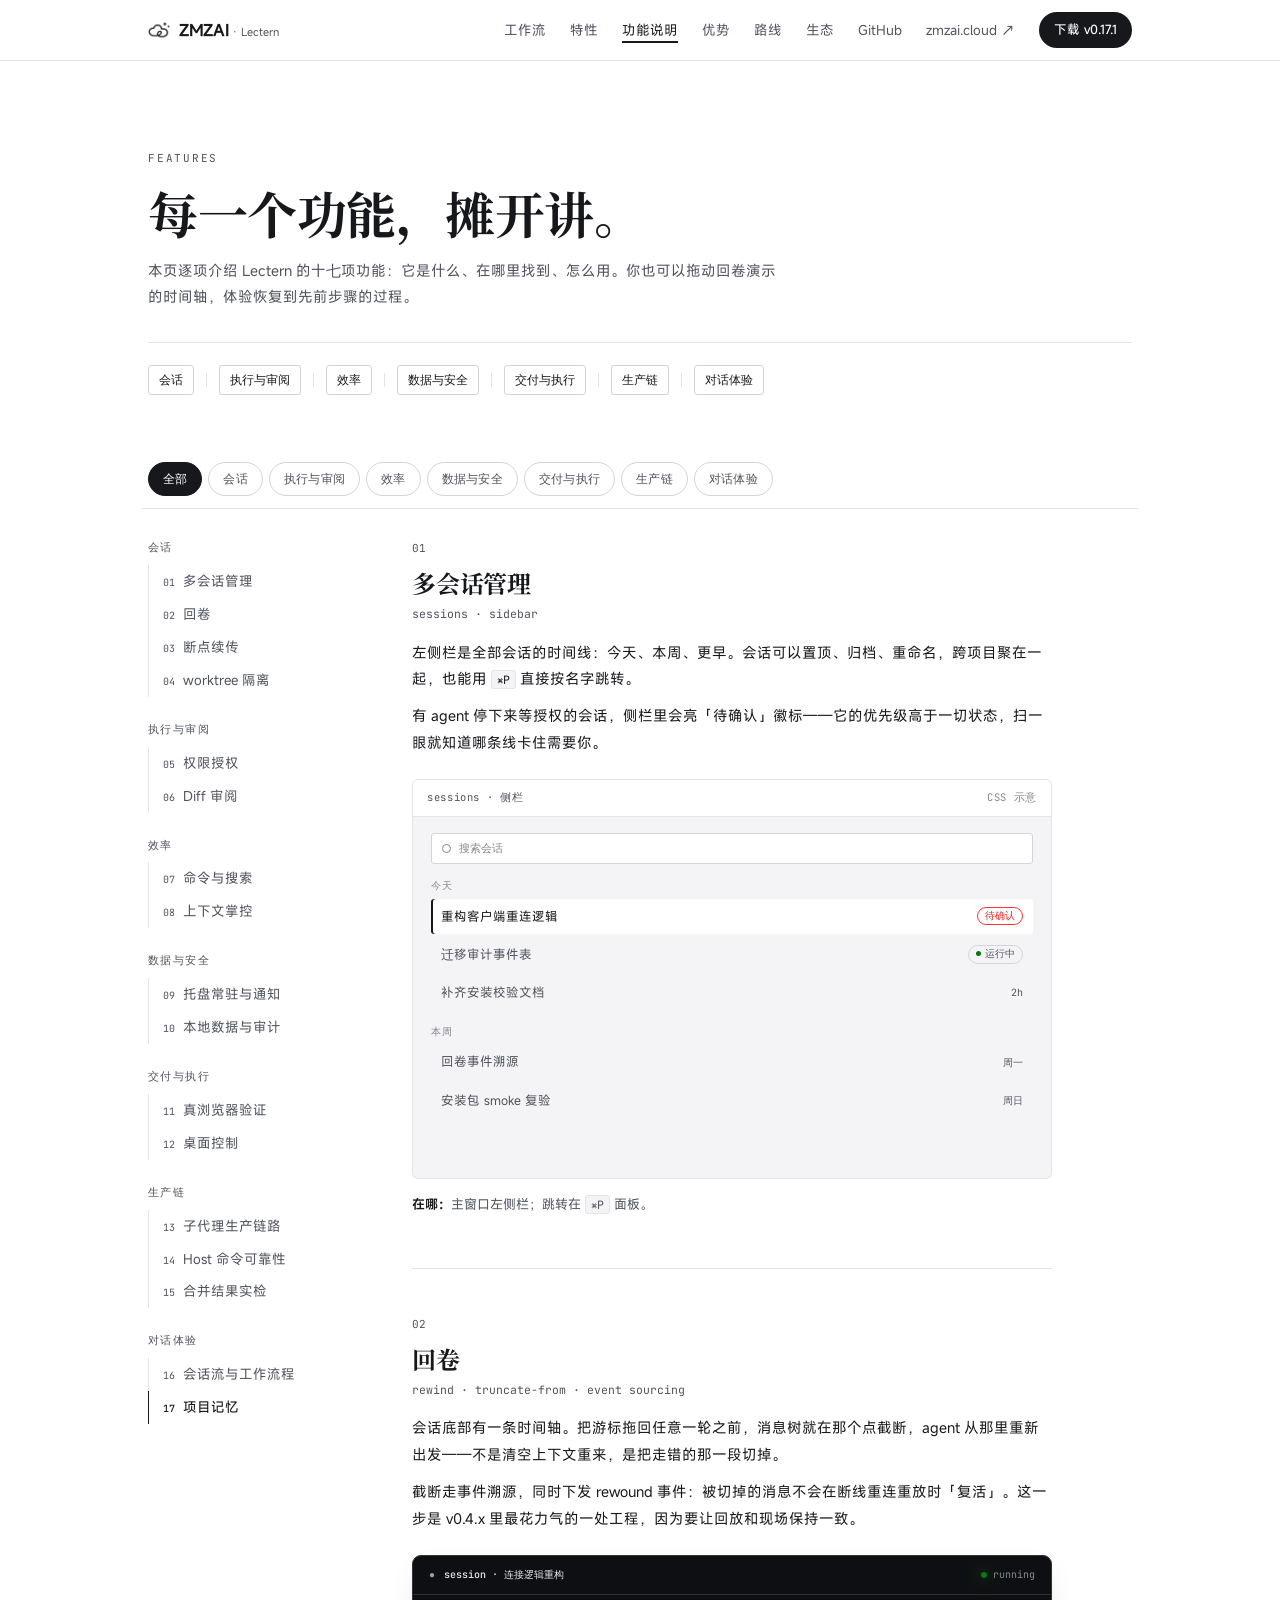
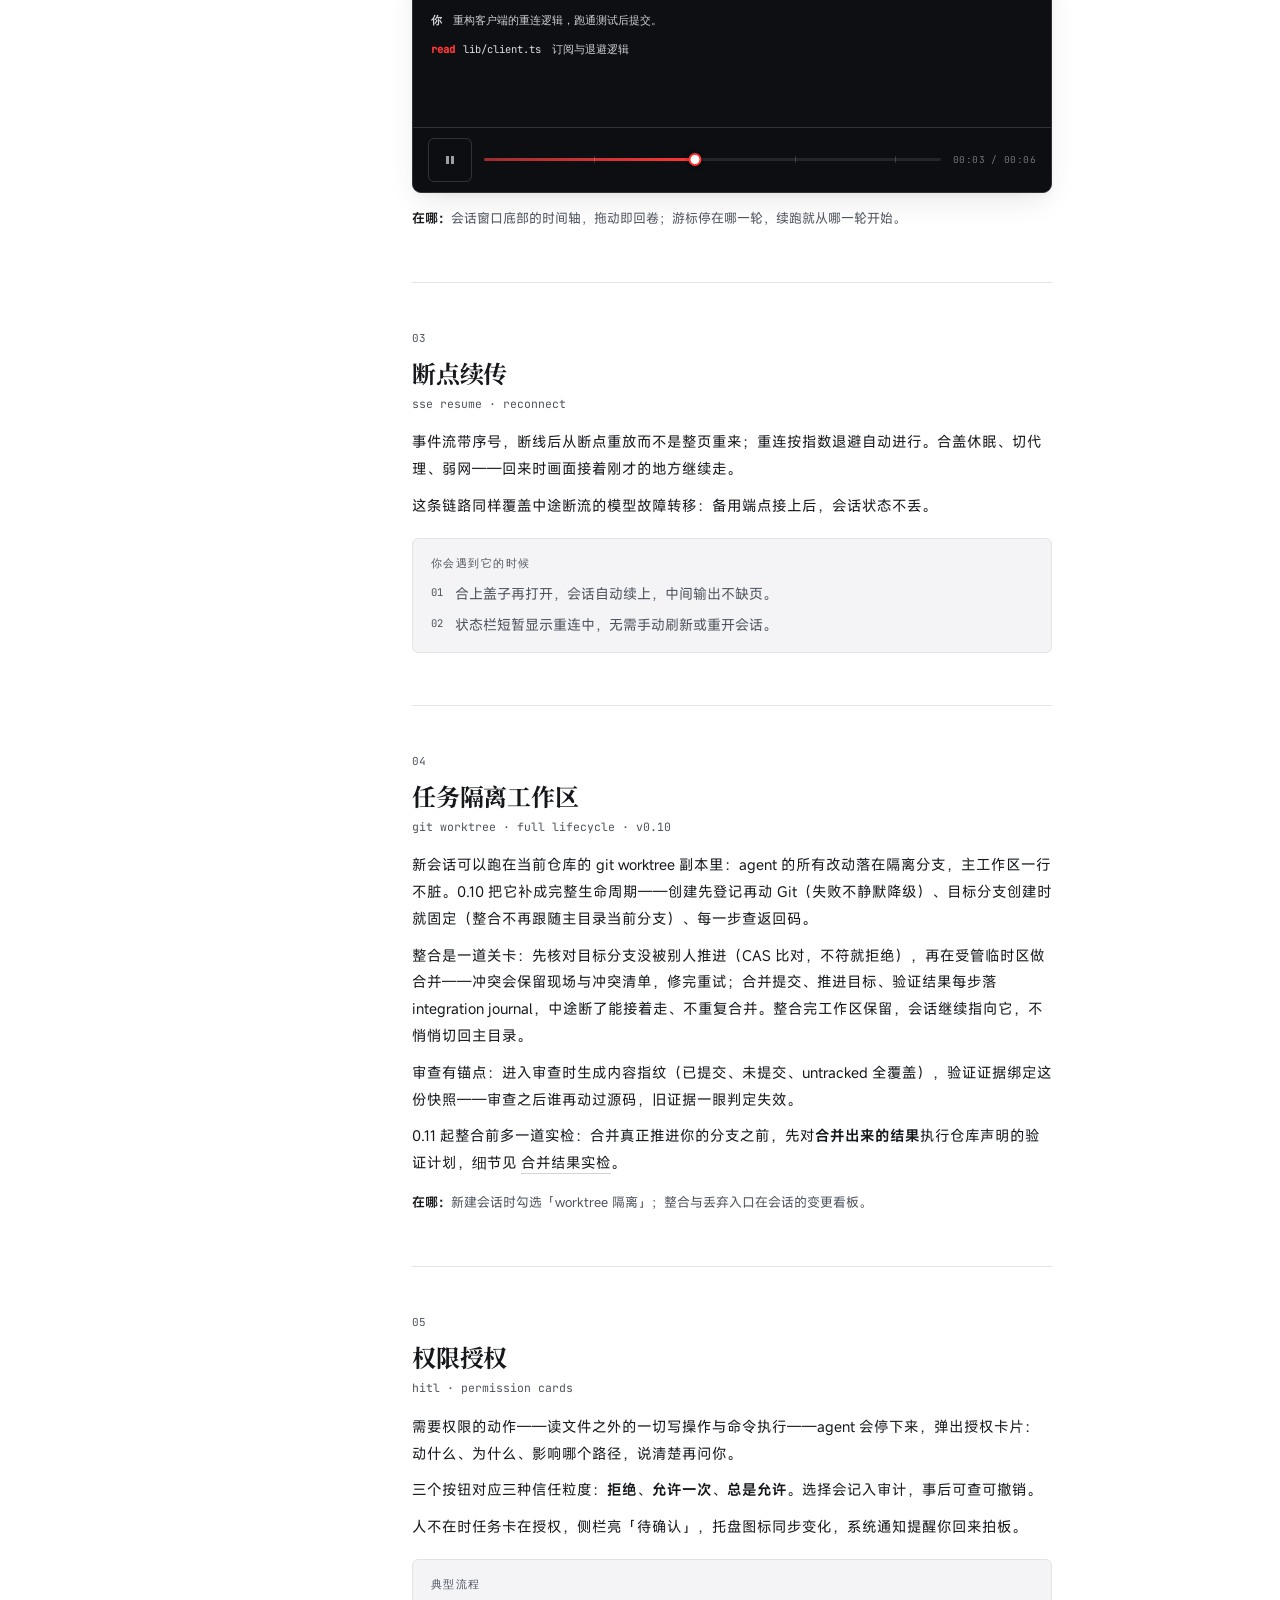
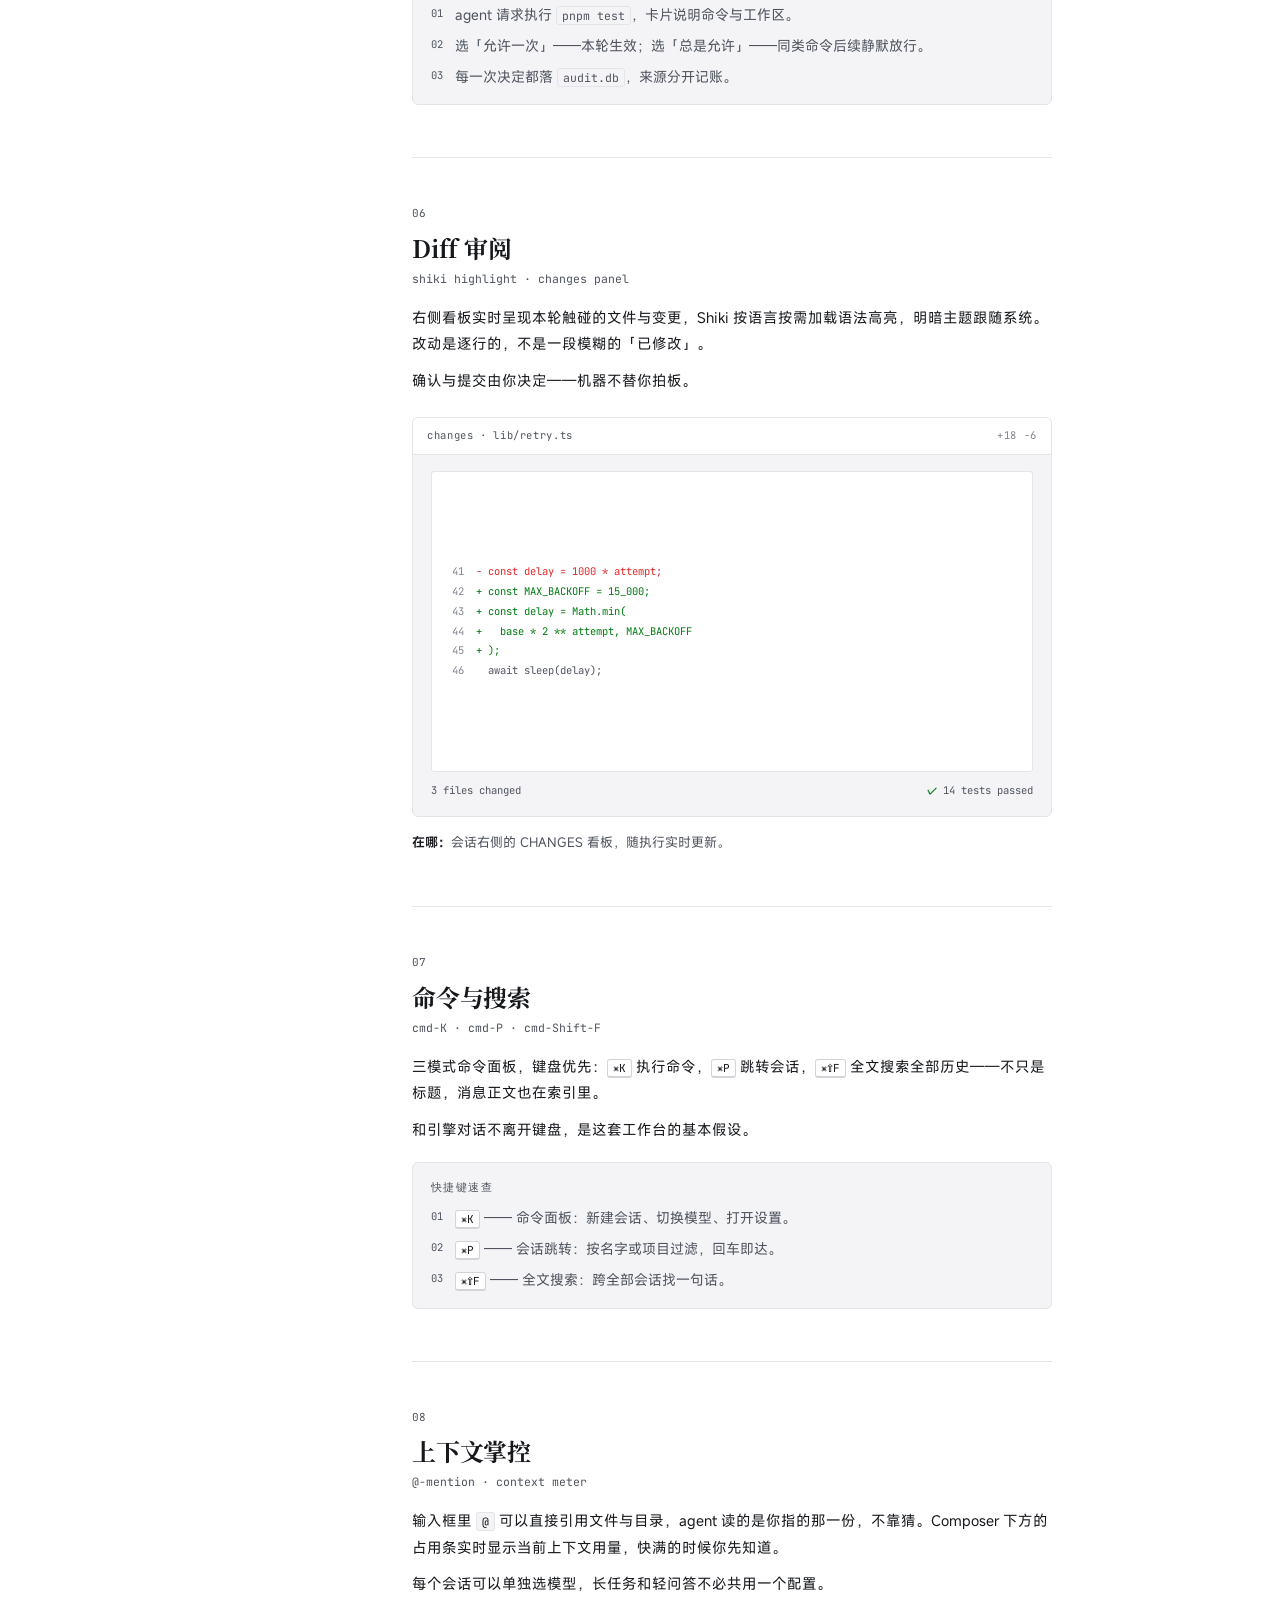
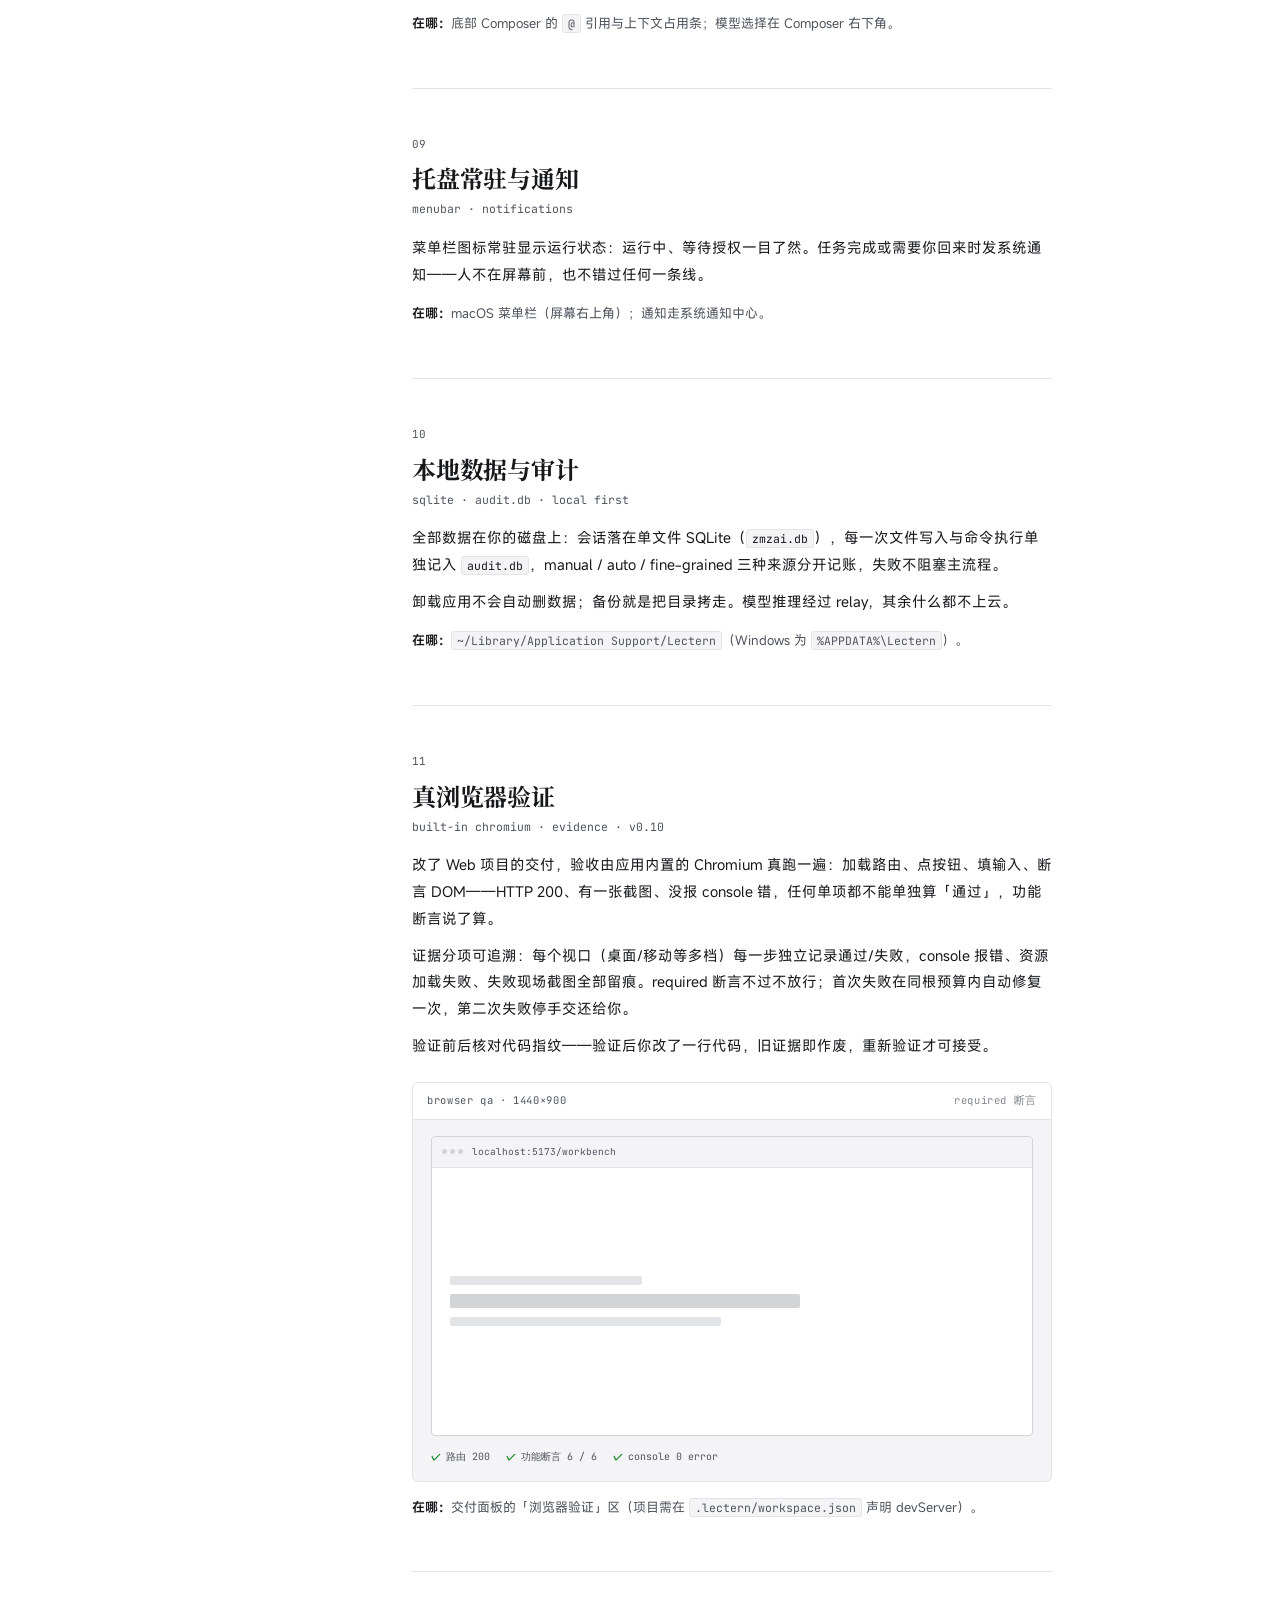
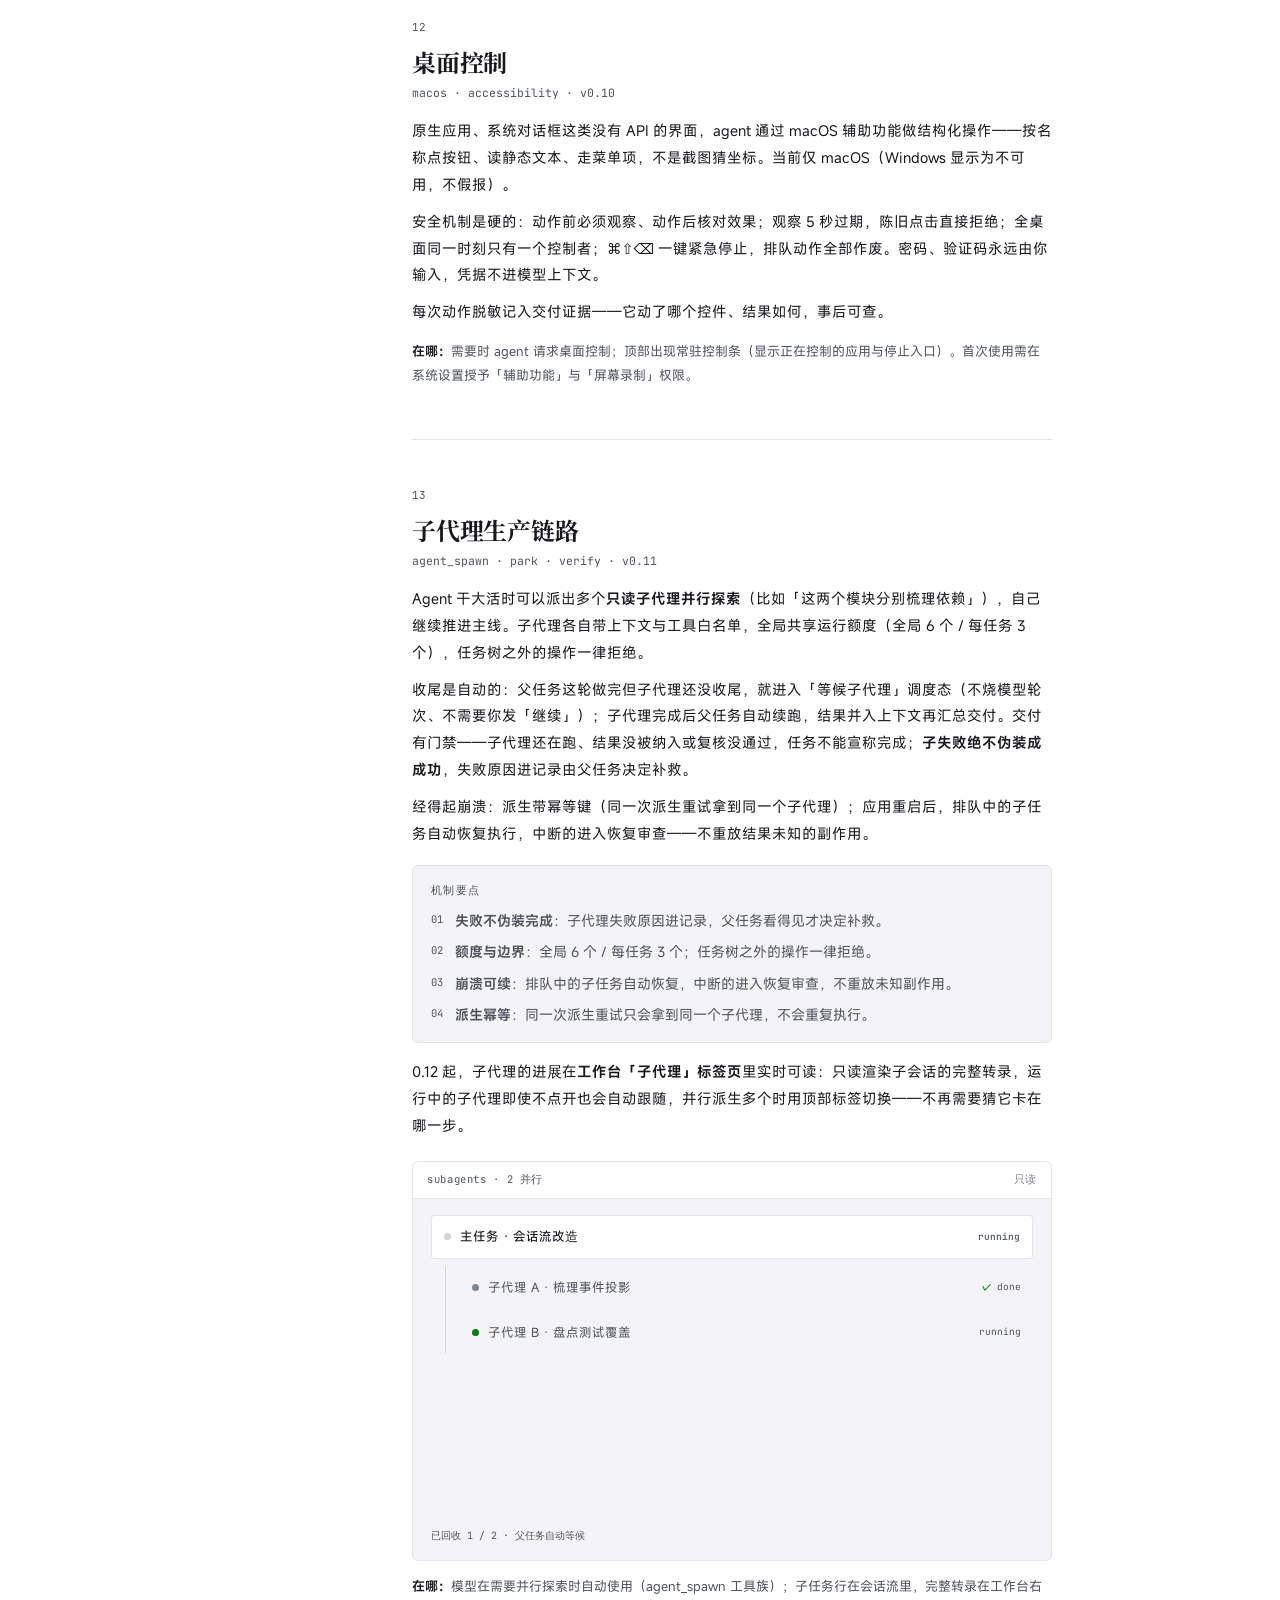
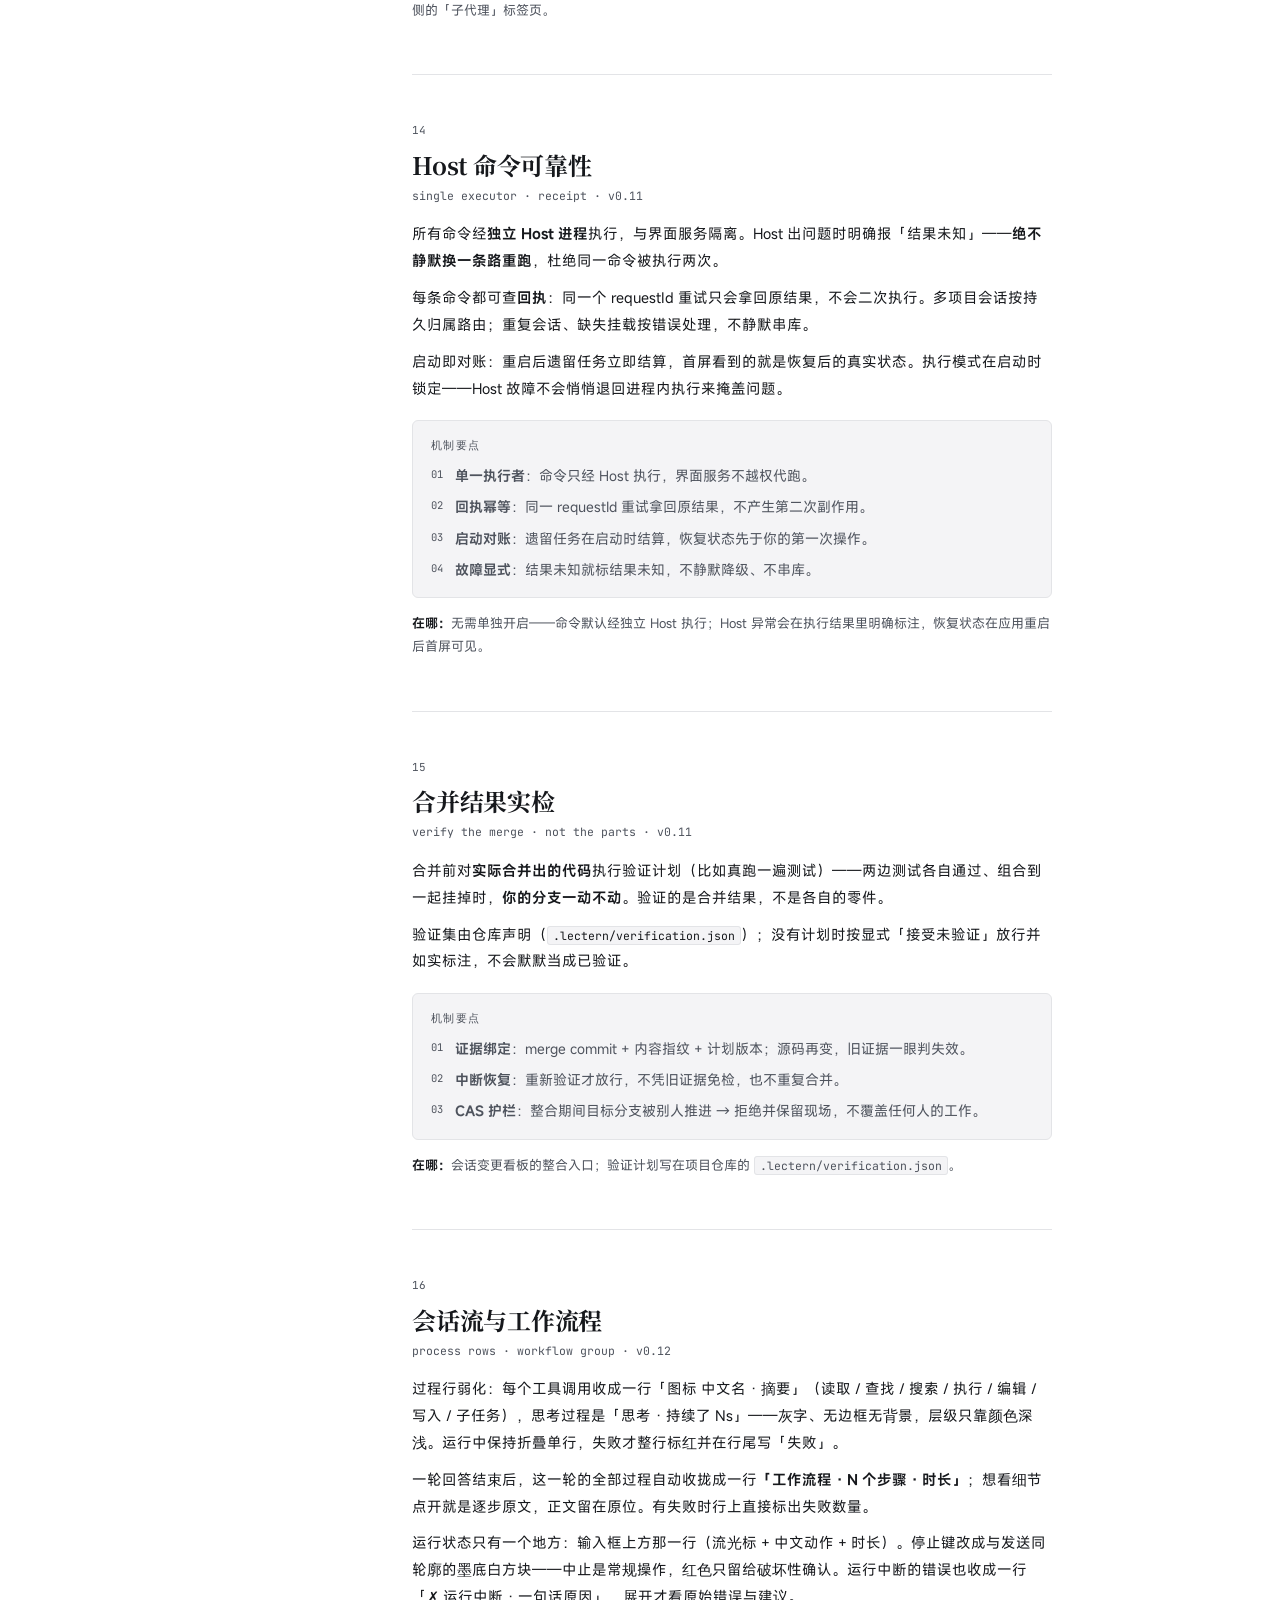
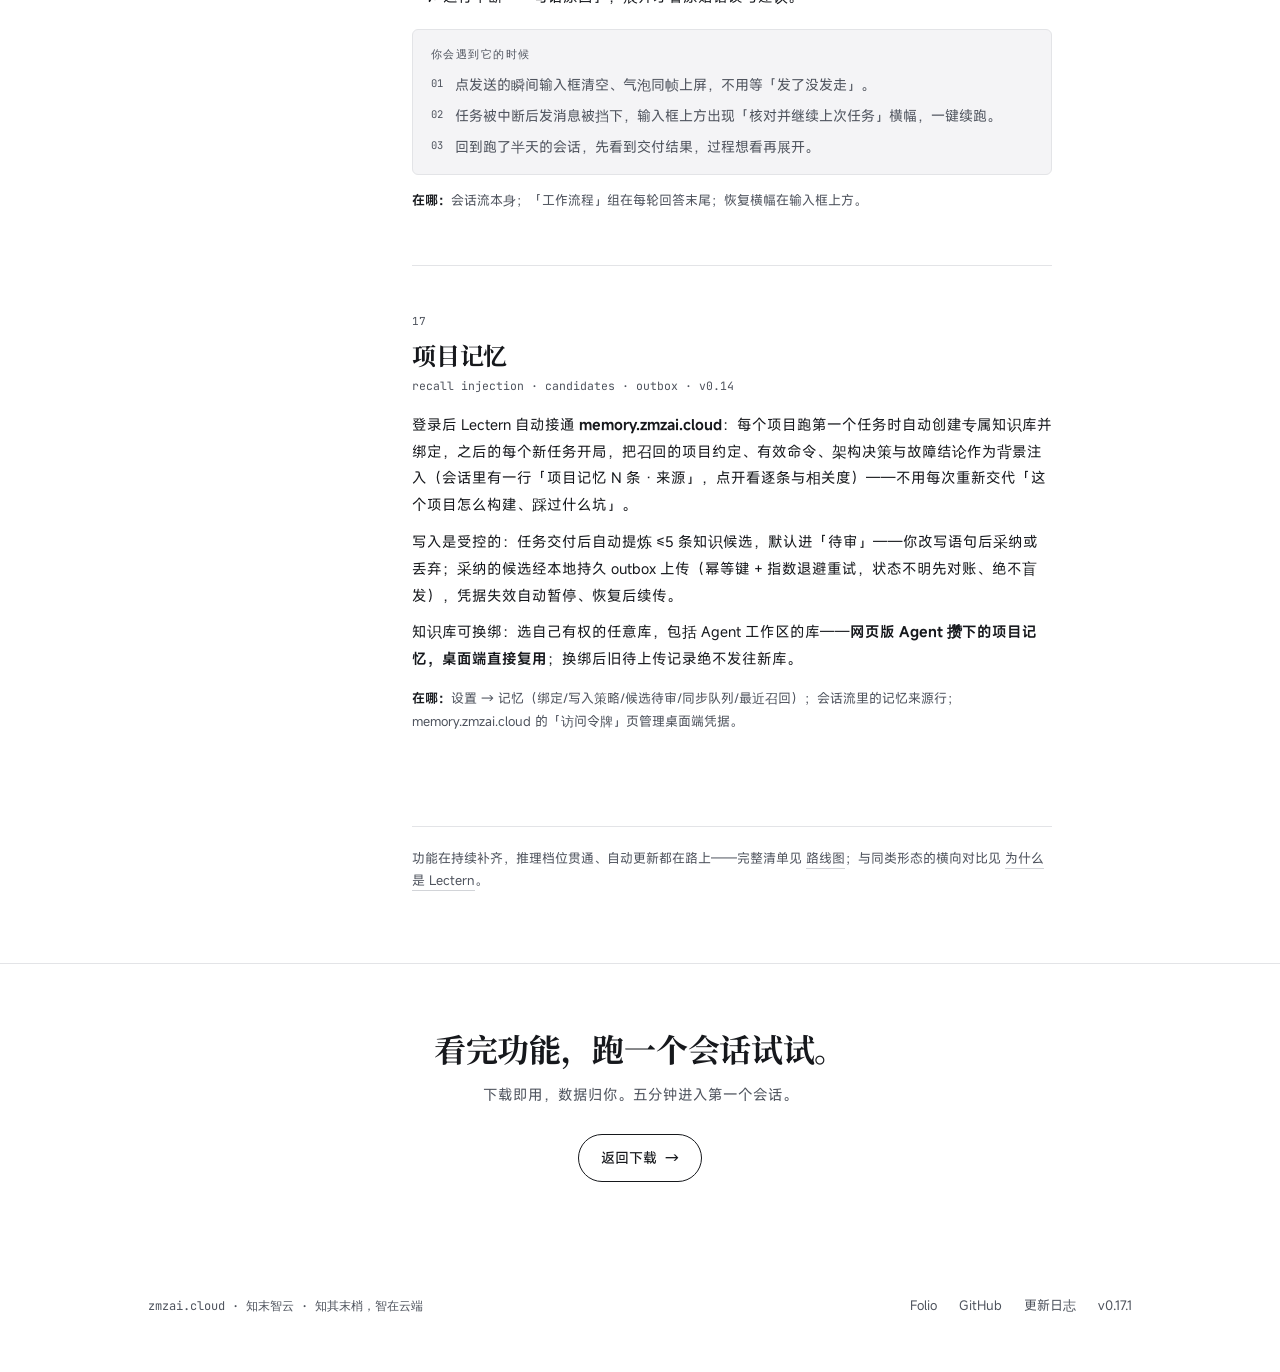
<file: features.html>
<!DOCTYPE html>
<html lang="zh-CN" class="docs-page">
<head>
<meta charset="UTF-8">
<meta name="viewport" content="width=device-width, initial-scale=1.0">
<title>功能说明 · Lectern 桌面工作台</title>
<meta name="description" content="Lectern 每一个功能到底是什么、在哪里找到、怎么用——逐项讲清楚。会话回卷、断点续传、worktree 隔离、权限授权、Diff 审阅、命令面板、本地审计。">
<link rel="canonical" href="https://lectern.zmzai.cloud/features.html">
<meta property="og:type" content="article">
<meta property="og:site_name" content="Lectern · 知末智云">
<meta property="og:locale" content="zh_CN">
<meta property="og:title" content="功能说明 · Lectern 桌面工作台">
<meta property="og:description" content="每一项功能是什么、在哪里找到、怎么用——逐项讲清楚。">
<meta property="og:url" content="https://lectern.zmzai.cloud/features.html">
<meta property="og:image" content="https://lectern.zmzai.cloud/og-image.png">
<meta name="twitter:card" content="summary_large_image">
<meta name="twitter:title" content="功能说明 · Lectern 桌面工作台">
<meta name="twitter:description" content="每一项功能是什么、在哪里找到、怎么用——逐项讲清楚。">
<meta name="twitter:image" content="https://lectern.zmzai.cloud/og-image.png">
<meta name="theme-color" content="#ffffff">
<link rel="icon" type="image/png" sizes="64x64" href="/favicon.png">
<link rel="apple-touch-icon" href="/apple-touch-icon.png">
<link rel="preload" as="font" type="font/woff2" crossorigin href="/fonts/misans-regular.woff2">
<link rel="preload" as="font" type="font/woff2" crossorigin href="/fonts/noto-serif-sc-700.woff2">
<link rel="stylesheet" href="/theme.css?v=20261024e">
<script>document.documentElement.classList.add('js');</script>
</head>
<body>
<a class="skip" href="#main">跳到内容</a>
<nav>
  <div class="wrap nav-inner">
    <a class="lockup" href="index.html">
      <img src="/logo.png" alt="zmzai" width="22" height="22" loading="eager" decoding="async">
      <span class="lockup-word">ZMZAI<span class="lockup-sub">· Lectern</span></span>
    </a>
    <div class="nav-links" id="navLinks">
      <a href="index.html#workflow">工作流</a>
      <a href="index.html#features">特性</a>
      <a href="features.html" class="active" aria-current="page">功能说明</a>
      <a href="why.html">优势</a>
      <a href="roadmap.html">路线</a>
      <a href="index.html#ecosystem">生态</a>
      <a href="https://github.com/zmzai-cloud/zmzai-lectern" target="_blank" rel="noopener">GitHub</a>
      <a href="https://zmzai.cloud" target="_blank" rel="noopener">zmzai.cloud ↗</a>
      <a class="nav-cta" href="index.html#download">下载 v0.17.1</a>
    </div>
      <button class="nav-burger" aria-label="菜单" aria-expanded="false" aria-controls="navLinks"><i></i></button>
  </div>
</nav>

<header class="page-head" id="main">
  <div class="wrap">
    <div class="sec-eyebrow reveal in">Features</div>
    <h1 class="reveal in" data-delay="1">每一个功能，摊开讲。</h1>
    <p class="sec-desc reveal in" data-delay="2">本页逐项介绍 Lectern 的十七项功能：它是什么、在哪里找到、怎么用。你也可以拖动回卷演示的时间轴，体验恢复到先前步骤的过程。</p>
    <aside class="page-pullquote reveal in" data-delay="3" aria-label="本页的功能分组">
      <span class="pq-cell pq-le">会话</span>
      <span class="pq-sep" aria-hidden="true"></span>
      <span class="pq-cell pq-le">执行与审阅</span>
      <span class="pq-sep" aria-hidden="true"></span>
      <span class="pq-cell pq-le">效率</span>
      <span class="pq-sep" aria-hidden="true"></span>
      <span class="pq-cell pq-le">数据与安全</span>
      <span class="pq-sep" aria-hidden="true"></span>
      <span class="pq-cell pq-le">交付与执行</span>
      <span class="pq-sep" aria-hidden="true"></span>
      <span class="pq-cell pq-le">生产链</span>
      <span class="pq-sep" aria-hidden="true"></span>
      <span class="pq-cell pq-le">对话体验</span>
    </aside>
  </div>
</header>

<section id="features-docs">
  <div class="wrap">
    <div class="docs-filter" role="group" aria-label="按分组筛选功能">
      <button class="chip" type="button" data-filter="all" aria-pressed="true">全部</button>
      <button class="chip" type="button" data-filter="sessions" aria-pressed="false">会话</button>
      <button class="chip" type="button" data-filter="review" aria-pressed="false">执行与审阅</button>
      <button class="chip" type="button" data-filter="efficiency" aria-pressed="false">效率</button>
      <button class="chip" type="button" data-filter="data" aria-pressed="false">数据与安全</button>
      <button class="chip" type="button" data-filter="delivery" aria-pressed="false">交付与执行</button>
      <button class="chip" type="button" data-filter="pipeline" aria-pressed="false">生产链</button>
      <button class="chip" type="button" data-filter="conversation" aria-pressed="false">对话体验</button>
    </div>
    <div class="docs-layout">

      <aside class="docs-side" aria-label="功能目录">
        <div class="docs-side-group">会话</div>
        <a href="#f-sessions"><span class="docs-item-no">01</span>多会话管理</a>
        <a href="#f-rewind"><span class="docs-item-no">02</span>回卷</a>
        <a href="#f-resume"><span class="docs-item-no">03</span>断点续传</a>
        <a href="#f-worktree"><span class="docs-item-no">04</span>worktree 隔离</a>
        <div class="docs-side-group">执行与审阅</div>
        <a href="#f-permission"><span class="docs-item-no">05</span>权限授权</a>
        <a href="#f-diff"><span class="docs-item-no">06</span>Diff 审阅</a>
        <div class="docs-side-group">效率</div>
        <a href="#f-cmdk"><span class="docs-item-no">07</span>命令与搜索</a>
        <a href="#f-context"><span class="docs-item-no">08</span>上下文掌控</a>
        <div class="docs-side-group">数据与安全</div>
        <a href="#f-tray"><span class="docs-item-no">09</span>托盘常驻与通知</a>
        <a href="#f-audit"><span class="docs-item-no">10</span>本地数据与审计</a>
        <div class="docs-side-group">交付与执行</div>
        <a href="#f-browser-qa"><span class="docs-item-no">11</span>真浏览器验证</a>
        <a href="#f-computer-use"><span class="docs-item-no">12</span>桌面控制</a>
        <div class="docs-side-group">生产链</div>
        <a href="#f-subagents"><span class="docs-item-no">13</span>子代理生产链路</a>
        <a href="#f-host"><span class="docs-item-no">14</span>Host 命令可靠性</a>
        <a href="#f-verify"><span class="docs-item-no">15</span>合并结果实检</a>
        <div class="docs-side-group">对话体验</div>
        <a href="#f-stream"><span class="docs-item-no">16</span>会话流与工作流程</a>
        <a href="#f-memory"><span class="docs-item-no">17</span>项目记忆</a>
      </aside>

      <div class="docs-main">

        <article class="docs-item" id="f-sessions" data-group="sessions">
          <div class="docs-no">01</div>
          <h2>多会话管理</h2>
          <div class="docs-tag">sessions · sidebar</div>
          <p class="docs-what">左侧栏是全部会话的时间线：今天、本周、更早。会话可以置顶、归档、重命名，跨项目聚在一起，也能用 <span class="local-code">⌘P</span> 直接按名字跳转。</p>
          <p class="docs-what">有 agent 停下来等授权的会话，侧栏里会亮「待确认」徽标——它的优先级高于一切状态，扫一眼就知道哪条线卡住需要你。</p>
          <div class="docs-preview" aria-hidden="true">
            <div class="dp-cap"><span>sessions · 侧栏</span><span>CSS 示意</span></div>
            <div class="dp-body">
              <div class="dp-search">搜索会话</div>
              <div class="dp-group">今天</div>
              <div class="dp-sess-row is-active"><span class="dp-sess-name">重构客户端重连逻辑</span><span class="dp-tag dp-tag-wait">待确认</span></div>
              <div class="dp-sess-row"><span class="dp-sess-name">迁移审计事件表</span><span class="dp-tag dp-tag-run">运行中</span></div>
              <div class="dp-sess-row"><span class="dp-sess-name">补齐安装校验文档</span><span class="dp-sess-meta">2h</span></div>
              <div class="dp-group dp-extra">本周</div>
              <div class="dp-sess-row dp-extra"><span class="dp-sess-name">回卷事件溯源</span><span class="dp-sess-meta">周一</span></div>
              <div class="dp-sess-row dp-extra"><span class="dp-sess-name">安装包 smoke 复验</span><span class="dp-sess-meta">周日</span></div>
            </div>
          </div>
          <p class="docs-where"><b>在哪：</b>主窗口左侧栏；跳转在 <span class="local-code">⌘P</span> 面板。</p>
        </article>

        <article class="docs-item" id="f-rewind" data-group="sessions">
          <div class="docs-no">02</div>
          <h2>回卷</h2>
          <div class="docs-tag">rewind · truncate-from · event sourcing</div>
          <p class="docs-what">会话底部有一条时间轴。把游标拖回任意一轮之前，消息树就在那个点截断，agent 从那里重新出发——不是清空上下文重来，是把走错的那一段切掉。</p>
          <p class="docs-what">截断走事件溯源，同时下发 rewound 事件：被切掉的消息不会在断线重连重放时「复活」。这一步是 v0.4.x 里最花力气的一处工程，因为要让回放和现场保持一致。</p>
          <div class="docs-demo" aria-label="回卷演示：拖动时间轴回卷会话">
            <div class="demo-head">
              <span>●</span><b>session · 连接逻辑重构</b>
              <span class="demo-state" id="demoState"><i aria-hidden="true"></i><span id="demoStateText">running</span></span>
            </div>
            <div class="demo-steps">
              <div class="demo-step" id="st1"><b>你</b>　重构客户端的重连逻辑，跑通测试后提交。</div>
              <div class="demo-step" id="st2"><span class="st-tag">read</span><span class="st-path">lib/client.ts</span>　订阅与退避逻辑</div>
              <div class="demo-step" id="st3"><span class="st-tag">edit</span><span class="st-path">lib/retry.ts</span>　backoff 1s → 15s</div>
              <div class="demo-step" id="st4"><span class="st-tag">bash</span><span class="st-path">pnpm test client</span>　✓ 14 passed</div>
            </div>
            <div class="demo-foot">
              <button class="pp" id="demoPp" aria-label="播放 / 暂停"><svg id="demoPpIcon" viewBox="0 0 10 10" aria-hidden="true"><rect x="1" y="1" width="3" height="8"/><rect x="6" y="1" width="3" height="8"/></svg></button>
              <div class="track" id="demoTrack" role="slider" aria-label="回卷时间轴，可拖动"><div class="track-fill" id="demoFill"></div><i class="tick" style="left:24%"></i><i class="tick" style="left:46%"></i><i class="tick" style="left:68%"></i><i class="tick" style="left:90%"></i><div class="head" id="demoHead"></div></div>
              <span class="tclock" id="demoClock">00:00 / 00:06</span>
            </div>
          </div>
          <p class="docs-where"><b>在哪：</b>会话窗口底部的时间轴，拖动即回卷；游标停在哪一轮，续跑就从哪一轮开始。</p>
        </article>

        <article class="docs-item" id="f-resume" data-group="sessions">
          <div class="docs-no">03</div>
          <h2>断点续传</h2>
          <div class="docs-tag">sse resume · reconnect</div>
          <p class="docs-what">事件流带序号，断线后从断点重放而不是整页重来；重连按指数退避自动进行。合盖休眠、切代理、弱网——回来时画面接着刚才的地方继续走。</p>
          <p class="docs-what">这条链路同样覆盖中途断流的模型故障转移：备用端点接上后，会话状态不丢。</p>
          <div class="docs-how">
            <div class="docs-how-t">你会遇到它的时候</div>
            <ol>
              <li>合上盖子再打开，会话自动续上，中间输出不缺页。</li>
              <li>状态栏短暂显示重连中，无需手动刷新或重开会话。</li>
            </ol>
          </div>
        </article>

        <article class="docs-item" id="f-worktree" data-group="sessions">
          <div class="docs-no">04</div>
          <h2>任务隔离工作区</h2>
          <div class="docs-tag">git worktree · full lifecycle · v0.10</div>
          <p class="docs-what">新会话可以跑在当前仓库的 git worktree 副本里：agent 的所有改动落在隔离分支，主工作区一行不脏。0.10 把它补成完整生命周期——创建先登记再动 Git（失败不静默降级）、目标分支创建时就固定（整合不再跟随主目录当前分支）、每一步查返回码。</p>
          <p class="docs-what">整合是一道关卡：先核对目标分支没被别人推进（CAS 比对，不符就拒绝），再在受管临时区做合并——冲突会保留现场与冲突清单，修完重试；合并提交、推进目标、验证结果每步落 integration journal，中途断了能接着走、不重复合并。整合完工作区保留，会话继续指向它，不悄悄切回主目录。</p>
          <p class="docs-what">审查有锚点：进入审查时生成内容指纹（已提交、未提交、untracked 全覆盖），验证证据绑定这份快照——审查之后谁再动过源码，旧证据一眼判定失效。</p>
          <p class="docs-what">0.11 起整合前多一道实检：合并真正推进你的分支之前，先对<b>合并出来的结果</b>执行仓库声明的验证计划，细节见 <a href="#f-verify">合并结果实检</a>。</p>
          <p class="docs-where"><b>在哪：</b>新建会话时勾选「worktree 隔离」；整合与丢弃入口在会话的变更看板。</p>
        </article>

        <article class="docs-item" id="f-permission" data-group="review">
          <div class="docs-no">05</div>
          <h2>权限授权</h2>
          <div class="docs-tag">hitl · permission cards</div>
          <p class="docs-what">需要权限的动作——读文件之外的一切写操作与命令执行——agent 会停下来，弹出授权卡片：动什么、为什么、影响哪个路径，说清楚再问你。</p>
          <p class="docs-what">三个按钮对应三种信任粒度：<b>拒绝</b>、<b>允许一次</b>、<b>总是允许</b>。选择会记入审计，事后可查可撤销。</p>
          <p class="docs-what">人不在时任务卡在授权，侧栏亮「待确认」，托盘图标同步变化，系统通知提醒你回来拍板。</p>
          <div class="docs-how">
            <div class="docs-how-t">典型流程</div>
            <ol>
              <li>agent 请求执行 <span class="local-code">pnpm test</span>，卡片说明命令与工作区。</li>
              <li>选「允许一次」——本轮生效；选「总是允许」——同类命令后续静默放行。</li>
              <li>每一次决定都落 <span class="local-code">audit.db</span>，来源分开记账。</li>
            </ol>
          </div>
        </article>

        <article class="docs-item" id="f-diff" data-group="review">
          <div class="docs-no">06</div>
          <h2>Diff 审阅</h2>
          <div class="docs-tag">shiki highlight · changes panel</div>
          <p class="docs-what">右侧看板实时呈现本轮触碰的文件与变更，Shiki 按语言按需加载语法高亮，明暗主题跟随系统。改动是逐行的，不是一段模糊的「已修改」。</p>
          <p class="docs-what">确认与提交由你决定——机器不替你拍板。</p>
          <div class="docs-preview" aria-hidden="true">
            <div class="dp-cap"><span>changes · lib/retry.ts</span><span>+18 −6</span></div>
            <div class="dp-body">
              <div class="dp-code">
                <div class="dp-ln"><span class="dp-gutter">41</span><span class="dp-del">− const delay = 1000 * attempt;</span></div>
                <div class="dp-ln"><span class="dp-gutter">42</span><span class="dp-add">+ const MAX_BACKOFF = 15_000;</span></div>
                <div class="dp-ln"><span class="dp-gutter">43</span><span class="dp-add">+ const delay = Math.min(</span></div>
                <div class="dp-ln"><span class="dp-gutter">44</span><span class="dp-add">+   base * 2 ** attempt, MAX_BACKOFF</span></div>
                <div class="dp-ln"><span class="dp-gutter">45</span><span class="dp-add">+ );</span></div>
                <div class="dp-ln"><span class="dp-gutter">46</span><span class="dp-ctx">  await sleep(delay);</span></div>
              </div>
              <div class="dp-foot"><span>3 files changed</span><span class="dp-ok">14 tests passed</span></div>
            </div>
          </div>
          <p class="docs-where"><b>在哪：</b>会话右侧的 CHANGES 看板，随执行实时更新。</p>
        </article>

        <article class="docs-item" id="f-cmdk" data-group="efficiency">
          <div class="docs-no">07</div>
          <h2>命令与搜索</h2>
          <div class="docs-tag">cmd-K · cmd-P · cmd-Shift-F</div>
          <p class="docs-what">三模式命令面板，键盘优先：<kbd>⌘K</kbd> 执行命令，<kbd>⌘P</kbd> 跳转会话，<kbd>⌘⇧F</kbd> 全文搜索全部历史——不只是标题，消息正文也在索引里。</p>
          <p class="docs-what">和引擎对话不离开键盘，是这套工作台的基本假设。</p>
          <div class="docs-how">
            <div class="docs-how-t">快捷键速查</div>
            <ol>
              <li><kbd>⌘K</kbd> —— 命令面板：新建会话、切换模型、打开设置。</li>
              <li><kbd>⌘P</kbd> —— 会话跳转：按名字或项目过滤，回车即达。</li>
              <li><kbd>⌘⇧F</kbd> —— 全文搜索：跨全部会话找一句话。</li>
            </ol>
          </div>
        </article>

        <article class="docs-item" id="f-context" data-group="efficiency">
          <div class="docs-no">08</div>
          <h2>上下文掌控</h2>
          <div class="docs-tag">@-mention · context meter</div>
          <p class="docs-what">输入框里 <span class="local-code">@</span> 可以直接引用文件与目录，agent 读的是你指的那一份，不靠猜。Composer 下方的占用条实时显示当前上下文用量，快满的时候你先知道。</p>
          <p class="docs-what">每个会话可以单独选模型，长任务和轻问答不必共用一个配置。</p>
          <p class="docs-where"><b>在哪：</b>底部 Composer 的 <span class="local-code">@</span> 引用与上下文占用条；模型选择在 Composer 右下角。</p>
        </article>

        <article class="docs-item" id="f-tray" data-group="data">
          <div class="docs-no">09</div>
          <h2>托盘常驻与通知</h2>
          <div class="docs-tag">menubar · notifications</div>
          <p class="docs-what">菜单栏图标常驻显示运行状态：运行中、等待授权一目了然。任务完成或需要你回来时发系统通知——人不在屏幕前，也不错过任何一条线。</p>
          <p class="docs-where"><b>在哪：</b>macOS 菜单栏（屏幕右上角）；通知走系统通知中心。</p>
        </article>

        <article class="docs-item" id="f-audit" data-group="data">
          <div class="docs-no">10</div>
          <h2>本地数据与审计</h2>
          <div class="docs-tag">sqlite · audit.db · local first</div>
          <p class="docs-what">全部数据在你的磁盘上：会话落在单文件 SQLite（<span class="local-code">zmzai.db</span>），每一次文件写入与命令执行单独记入 <span class="local-code">audit.db</span>，manual / auto / fine-grained 三种来源分开记账，失败不阻塞主流程。</p>
          <p class="docs-what">卸载应用不会自动删数据；备份就是把目录拷走。模型推理经过 relay，其余什么都不上云。</p>
          <p class="docs-where"><b>在哪：</b><span class="local-code">~/Library/Application Support/Lectern</span>（Windows 为 <span class="local-code">%APPDATA%\Lectern</span>）。</p>
        </article>

        <article class="docs-item" id="f-browser-qa" data-group="delivery">
          <div class="docs-no">11</div>
          <h2>真浏览器验证</h2>
          <div class="docs-tag">built-in chromium · evidence · v0.10</div>
          <p class="docs-what">改了 Web 项目的交付，验收由应用内置的 Chromium 真跑一遍：加载路由、点按钮、填输入、断言 DOM——HTTP 200、有一张截图、没报 console 错，任何单项都不能单独算「通过」，功能断言说了算。</p>
          <p class="docs-what">证据分项可追溯：每个视口（桌面/移动等多档）每一步独立记录通过/失败，console 报错、资源加载失败、失败现场截图全部留痕。required 断言不过不放行；首次失败在同根预算内自动修复一次，第二次失败停手交还给你。</p>
          <p class="docs-what">验证前后核对代码指纹——验证后你改了一行代码，旧证据即作废，重新验证才可接受。</p>
          <div class="docs-preview" aria-hidden="true">
            <div class="dp-cap"><span>browser qa · 1440×900</span><span>required 断言</span></div>
            <div class="dp-body">
              <div class="dp-browser">
                <div class="dp-url"><span class="dp-dots"><i></i><i></i><i></i></span><span>localhost:5173/workbench</span></div>
                <div class="dp-page">
                  <div class="dp-sk" style="width:34%"></div>
                  <div class="dp-sk is-strong" style="width:62%"></div>
                  <div class="dp-sk" style="width:48%"></div>
                </div>
              </div>
              <div class="dp-checks">
                <span class="dp-ok">路由 200</span>
                <span class="dp-ok">功能断言 6 / 6</span>
                <span class="dp-ok">console 0 error</span>
              </div>
            </div>
          </div>
          <p class="docs-where"><b>在哪：</b>交付面板的「浏览器验证」区（项目需在 <span class="local-code">.lectern/workspace.json</span> 声明 devServer）。</p>
        </article>

        <article class="docs-item" id="f-computer-use" data-group="delivery">
          <div class="docs-no">12</div>
          <h2>桌面控制</h2>
          <div class="docs-tag">macos · accessibility · v0.10</div>
          <p class="docs-what">原生应用、系统对话框这类没有 API 的界面，agent 通过 macOS 辅助功能做结构化操作——按名称点按钮、读静态文本、走菜单项，不是截图猜坐标。当前仅 macOS（Windows 显示为不可用，不假报）。</p>
          <p class="docs-what">安全机制是硬的：动作前必须观察、动作后核对效果；观察 5 秒过期，陈旧点击直接拒绝；全桌面同一时刻只有一个控制者；⌘⇧⌫ 一键紧急停止，排队动作全部作废。密码、验证码永远由你输入，凭据不进模型上下文。</p>
          <p class="docs-what">每次动作脱敏记入交付证据——它动了哪个控件、结果如何，事后可查。</p>
          <p class="docs-where"><b>在哪：</b>需要时 agent 请求桌面控制；顶部出现常驻控制条（显示正在控制的应用与停止入口）。首次使用需在系统设置授予「辅助功能」与「屏幕录制」权限。</p>
        </article>

        <article class="docs-item" id="f-subagents" data-group="pipeline">
          <div class="docs-no">13</div>
          <h2>子代理生产链路</h2>
          <div class="docs-tag">agent_spawn · park · verify · v0.11</div>
          <p class="docs-what">Agent 干大活时可以派出多个<b>只读子代理并行探索</b>（比如「这两个模块分别梳理依赖」），自己继续推进主线。子代理各自带上下文与工具白名单，全局共享运行额度（全局 6 个 / 每任务 3 个），任务树之外的操作一律拒绝。</p>
          <p class="docs-what">收尾是自动的：父任务这轮做完但子代理还没收尾，就进入「等候子代理」调度态（不烧模型轮次、不需要你发「继续」）；子代理完成后父任务自动续跑，结果并入上下文再汇总交付。交付有门禁——子代理还在跑、结果没被纳入或复核没通过，任务不能宣称完成；<b>子失败绝不伪装成成功</b>，失败原因进记录由父任务决定补救。</p>
          <p class="docs-what">经得起崩溃：派生带幂等键（同一次派生重试拿到同一个子代理）；应用重启后，排队中的子任务自动恢复执行，中断的进入恢复审查——不重放结果未知的副作用。</p>
          <div class="docs-how">
            <div class="docs-how-t">机制要点</div>
            <ol>
              <li><b>失败不伪装完成</b>：子代理失败原因进记录，父任务看得见才决定补救。</li>
              <li><b>额度与边界</b>：全局 6 个 / 每任务 3 个；任务树之外的操作一律拒绝。</li>
              <li><b>崩溃可续</b>：排队中的子任务自动恢复，中断的进入恢复审查，不重放未知副作用。</li>
              <li><b>派生幂等</b>：同一次派生重试只会拿到同一个子代理，不会重复执行。</li>
            </ol>
          </div>
          <p class="docs-what">0.12 起，子代理的进展在<b>工作台「子代理」标签页</b>里实时可读：只读渲染子会话的完整转录，运行中的子代理即使不点开也会自动跟随，并行派生多个时用顶部标签切换——不再需要猜它卡在哪一步。</p>
          <div class="docs-preview" aria-hidden="true">
            <div class="dp-cap"><span>subagents · 2 并行</span><span>只读</span></div>
            <div class="dp-body">
              <div class="dp-node is-root"><i class="dp-dot"></i><span>主任务 · 会话流改造</span><em class="dp-state">running</em></div>
              <div class="dp-branch">
                <div class="dp-node"><i class="dp-dot is-done"></i><span>子代理 A · 梳理事件投影</span><em class="dp-state dp-ok">done</em></div>
                <div class="dp-node"><i class="dp-dot is-live"></i><span>子代理 B · 盘点测试覆盖</span><em class="dp-state">running</em></div>
              </div>
              <div class="dp-result">已回收 1 / 2 · 父任务自动等候</div>
            </div>
          </div>
          <p class="docs-where"><b>在哪：</b>模型在需要并行探索时自动使用（agent_spawn 工具族）；子任务行在会话流里，完整转录在工作台右侧的「子代理」标签页。</p>
        </article>

        <article class="docs-item" id="f-host" data-group="pipeline">
          <div class="docs-no">14</div>
          <h2>Host 命令可靠性</h2>
          <div class="docs-tag">single executor · receipt · v0.11</div>
          <p class="docs-what">所有命令经<b>独立 Host 进程</b>执行，与界面服务隔离。Host 出问题时明确报「结果未知」——<b>绝不静默换一条路重跑</b>，杜绝同一命令被执行两次。</p>
          <p class="docs-what">每条命令都可查<b>回执</b>：同一个 requestId 重试只会拿回原结果，不会二次执行。多项目会话按持久归属路由；重复会话、缺失挂载按错误处理，不静默串库。</p>
          <p class="docs-what">启动即对账：重启后遗留任务立即结算，首屏看到的就是恢复后的真实状态。执行模式在启动时锁定——Host 故障不会悄悄退回进程内执行来掩盖问题。</p>
          <div class="docs-how">
            <div class="docs-how-t">机制要点</div>
            <ol>
              <li><b>单一执行者</b>：命令只经 Host 执行，界面服务不越权代跑。</li>
              <li><b>回执幂等</b>：同一 requestId 重试拿回原结果，不产生第二次副作用。</li>
              <li><b>启动对账</b>：遗留任务在启动时结算，恢复状态先于你的第一次操作。</li>
              <li><b>故障显式</b>：结果未知就标结果未知，不静默降级、不串库。</li>
            </ol>
          </div>
          <p class="docs-where"><b>在哪：</b>无需单独开启——命令默认经独立 Host 执行；Host 异常会在执行结果里明确标注，恢复状态在应用重启后首屏可见。</p>
        </article>

        <article class="docs-item" id="f-verify" data-group="pipeline">
          <div class="docs-no">15</div>
          <h2>合并结果实检</h2>
          <div class="docs-tag">verify the merge · not the parts · v0.11</div>
          <p class="docs-what">合并前对<b>实际合并出的代码</b>执行验证计划（比如真跑一遍测试）——两边测试各自通过、组合到一起挂掉时，<b>你的分支一动不动</b>。验证的是合并结果，不是各自的零件。</p>
          <p class="docs-what">验证集由仓库声明（<span class="local-code">.lectern/verification.json</span>）；没有计划时按显式「接受未验证」放行并如实标注，不会默默当成已验证。</p>
          <div class="docs-how">
            <div class="docs-how-t">机制要点</div>
            <ol>
              <li><b>证据绑定</b>：merge commit + 内容指纹 + 计划版本；源码再变，旧证据一眼判失效。</li>
              <li><b>中断恢复</b>：重新验证才放行，不凭旧证据免检，也不重复合并。</li>
              <li><b>CAS 护栏</b>：整合期间目标分支被别人推进 → 拒绝并保留现场，不覆盖任何人的工作。</li>
            </ol>
          </div>
          <p class="docs-where"><b>在哪：</b>会话变更看板的整合入口；验证计划写在项目仓库的 <span class="local-code">.lectern/verification.json</span>。</p>
        </article>

        <article class="docs-item" id="f-stream" data-group="conversation">
          <div class="docs-no">16</div>
          <h2>会话流与工作流程</h2>
          <div class="docs-tag">process rows · workflow group · v0.12</div>
          <p class="docs-what">过程行弱化：每个工具调用收成一行「图标 中文名 · 摘要」（读取 / 查找 / 搜索 / 执行 / 编辑 / 写入 / 子任务），思考过程是「思考 · 持续了 Ns」——灰字、无边框无背景，层级只靠颜色深浅。运行中保持折叠单行，失败才整行标红并在行尾写「失败」。</p>
          <p class="docs-what">一轮回答结束后，这一轮的全部过程自动收拢成一行<b>「工作流程 · N 个步骤 · 时长」</b>；想看细节点开就是逐步原文，正文留在原位。有失败时行上直接标出失败数量。</p>
          <p class="docs-what">运行状态只有一个地方：输入框上方那一行（流光标 + 中文动作 + 时长）。停止键改成与发送同轮廓的墨底白方块——中止是常规操作，红色只留给破坏性确认。运行中断的错误也收成一行「✗ 运行中断 · 一句话原因」，展开才看原始错误与建议。</p>
          <div class="docs-how">
            <div class="docs-how-t">你会遇到它的时候</div>
            <ol>
              <li>点发送的瞬间输入框清空、气泡同帧上屏，不用等「发了没发走」。</li>
              <li>任务被中断后发消息被挡下，输入框上方出现「核对并继续上次任务」横幅，一键续跑。</li>
              <li>回到跑了半天的会话，先看到交付结果，过程想看再展开。</li>
            </ol>
          </div>
          <p class="docs-where"><b>在哪：</b>会话流本身；「工作流程」组在每轮回答末尾；恢复横幅在输入框上方。</p>
        </article>

        <article class="docs-item" id="f-memory" data-group="conversation">
          <div class="docs-no">17</div>
          <h2>项目记忆</h2>
          <div class="docs-tag">recall injection · candidates · outbox · v0.14</div>
          <p class="docs-what">登录后 Lectern 自动接通 <b>memory.zmzai.cloud</b>：每个项目跑第一个任务时自动创建专属知识库并绑定，之后的每个新任务开局，把召回的项目约定、有效命令、架构决策与故障结论作为背景注入（会话里有一行「项目记忆 N 条 · 来源」，点开看逐条与相关度）——不用每次重新交代「这个项目怎么构建、踩过什么坑」。</p>
          <p class="docs-what">写入是受控的：任务交付后自动提炼 ≤5 条知识候选，默认进「待审」——你改写语句后采纳或丢弃；采纳的候选经本地持久 outbox 上传（幂等键 + 指数退避重试，状态不明先对账、绝不盲发），凭据失效自动暂停、恢复后续传。</p>
          <p class="docs-what">知识库可换绑：选自己有权的任意库，包括 Agent 工作区的库——<b>网页版 Agent 攒下的项目记忆，桌面端直接复用</b>；换绑后旧待上传记录绝不发往新库。</p>
          <p class="docs-where"><b>在哪：</b>设置 → 记忆（绑定/写入策略/候选待审/同步队列/最近召回）；会话流里的记忆来源行；memory.zmzai.cloud 的「访问令牌」页管理桌面端凭据。</p>
        </article>

        <p class="docs-foot-note">功能在持续补齐，推理档位贯通、自动更新都在路上——完整清单见 <a href="roadmap.html">路线图</a>；与同类形态的横向对比见 <a href="why.html">为什么是 Lectern</a>。</p>

      </div>
    </div>
  </div>
</section>

<section class="sub-cta">
  <div class="wrap">
    <h2 class="reveal">看完功能，跑一个会话试试。</h2>
    <p class="sec-desc reveal">下载即用，数据归你。五分钟进入第一个会话。</p>
    <div class="cta-actions reveal" data-delay="1">
      <a class="btn btn-outline" href="index.html#download">返回下载 <span class="arrow">→</span></a>
    </div>
  </div>
</section>
<footer>
  <div class="wrap foot-inner">
    <div class="foot-left">zmzai.cloud · 知末智云 · 知其末梢，智在云端</div>
    <div class="foot-links">
      <a href="https://zmzai.cloud" target="_blank" rel="noopener">Folio</a>
      <a href="https://github.com/zmzai-cloud/zmzai-lectern" target="_blank" rel="noopener">GitHub</a>
      <a href="changelog.html">更新日志</a>
      <a href="https://github.com/zmzai-cloud/zmzai-lectern/releases/tag/v0.17.1" target="_blank" rel="noopener">v0.17.1</a>
    </div>
  </div>
</footer>

<script src="/theme.js?v=20261024e"></script>
<script>
/* 回卷演示：拖动时间轴 = 把会话截断到游标处，越过游标的轮次划掉 */
(function () {
  var ids = ['st1', 'st2', 'st3', 'st4'];
  var steps = ids.map(function (id) { return document.getElementById(id); });
  var AT = [24, 46, 68, 90];
  var track = document.getElementById('demoTrack');
  var fill = document.getElementById('demoFill');
  var head = document.getElementById('demoHead');
  var pp = document.getElementById('demoPp');
  var ppIcon = document.getElementById('demoPpIcon');
  var clock = document.getElementById('demoClock');
  var state = document.getElementById('demoState');
  var stateText = document.getElementById('demoStateText');
  var peak = 0;
  var DUR = 6000;
  function clamp01(x) { return x < 0 ? 0 : (x > 1 ? 1 : x); }
  function render(t, playing) {
    if (t > peak) peak = t;
    for (var i = 0; i < steps.length; i++) {
      var reached = peak >= AT[i];
      var on = t >= AT[i];
      steps[i].classList.toggle('on', reached && on);
      steps[i].classList.toggle('st-cut', reached && !on);
      steps[i].style.display = reached ? '' : 'none';
    }
    fill.style.width = t + '%';
    head.style.left = t + '%';
    var sec = Math.round(t / 100 * 6);
    clock.textContent = '00:0' + sec + ' / 00:06';
    var rewound = !playing && t < peak;
    state.classList.toggle('rewound', rewound);
    stateText.textContent = rewound ? 'rewound' : playing ? 'running' : t >= 100 ? 'completed' : 'paused';
  }
  window.LecternTimeline({
    track: track, button: pp, icon: ppIcon, duration: DUR,
    render: render, reset: function () { peak = 0; }
  });
})();
</script>
</body>
</html>
</file>
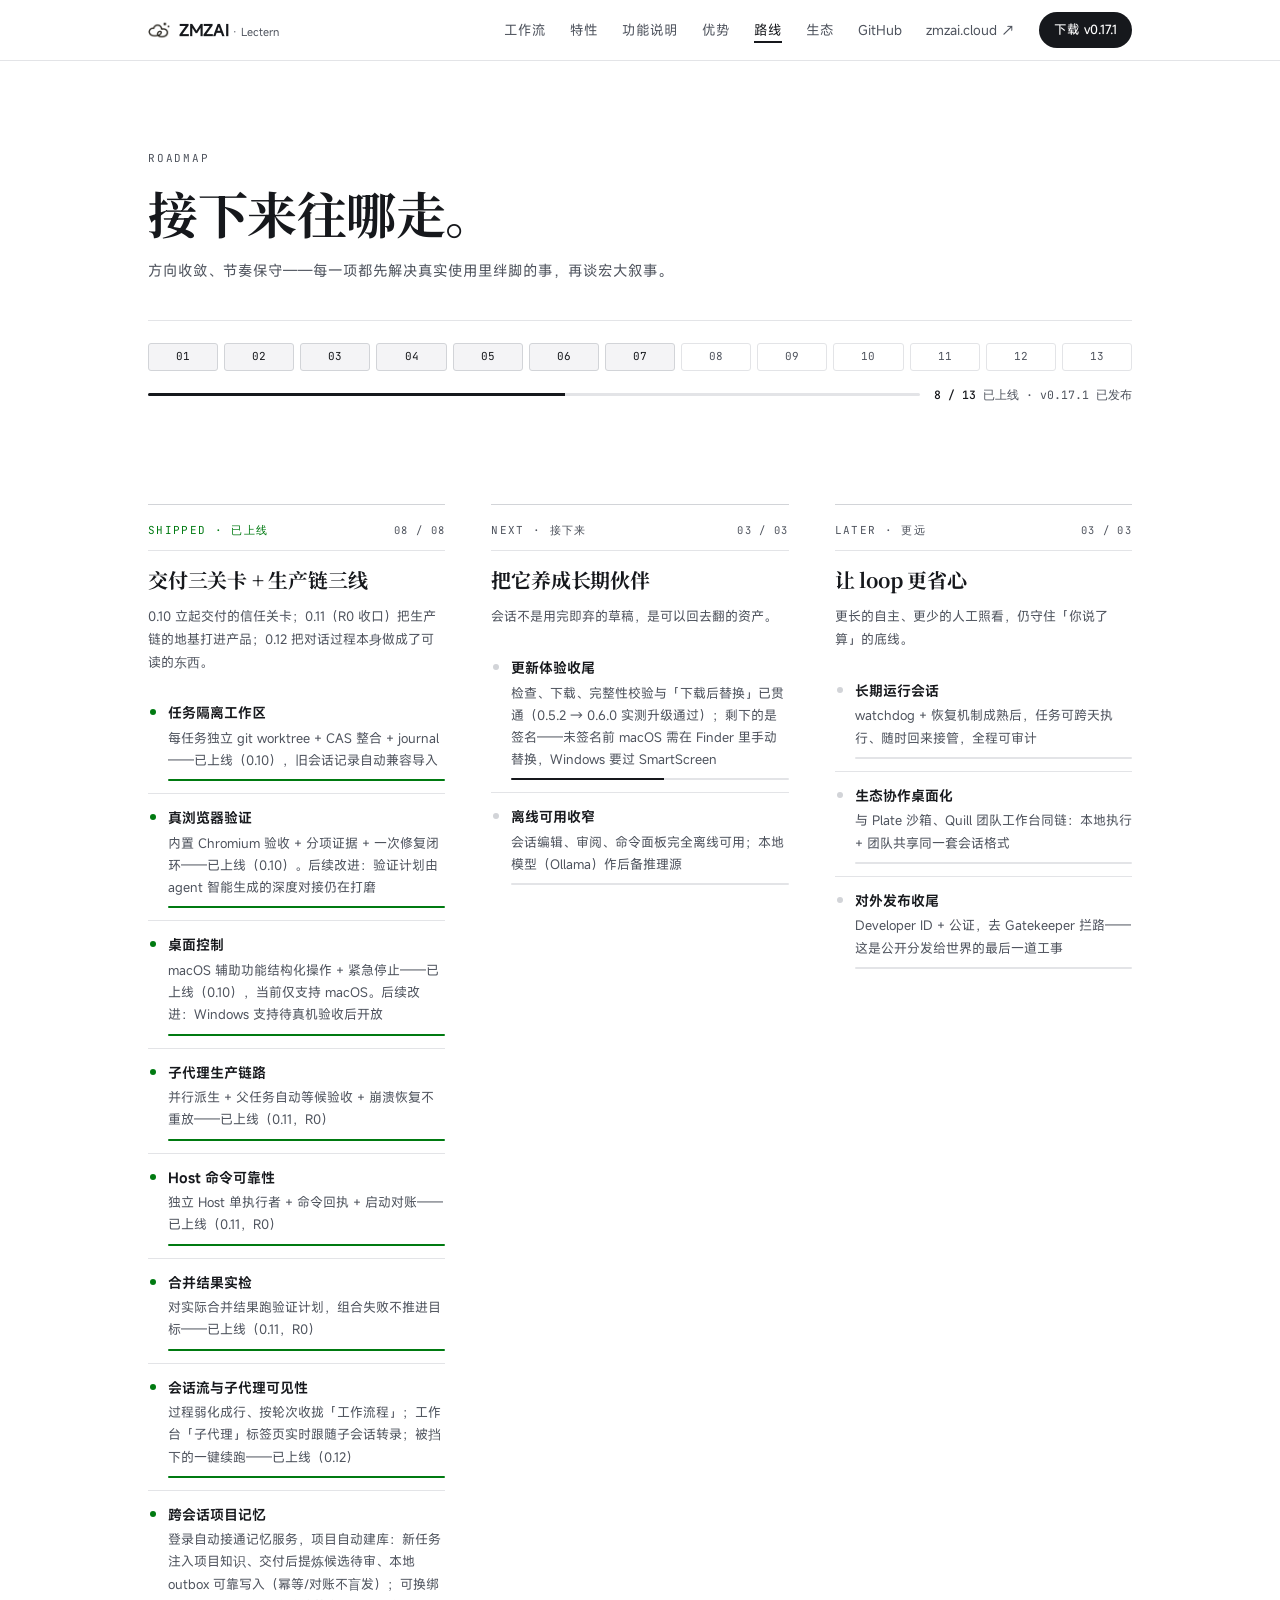
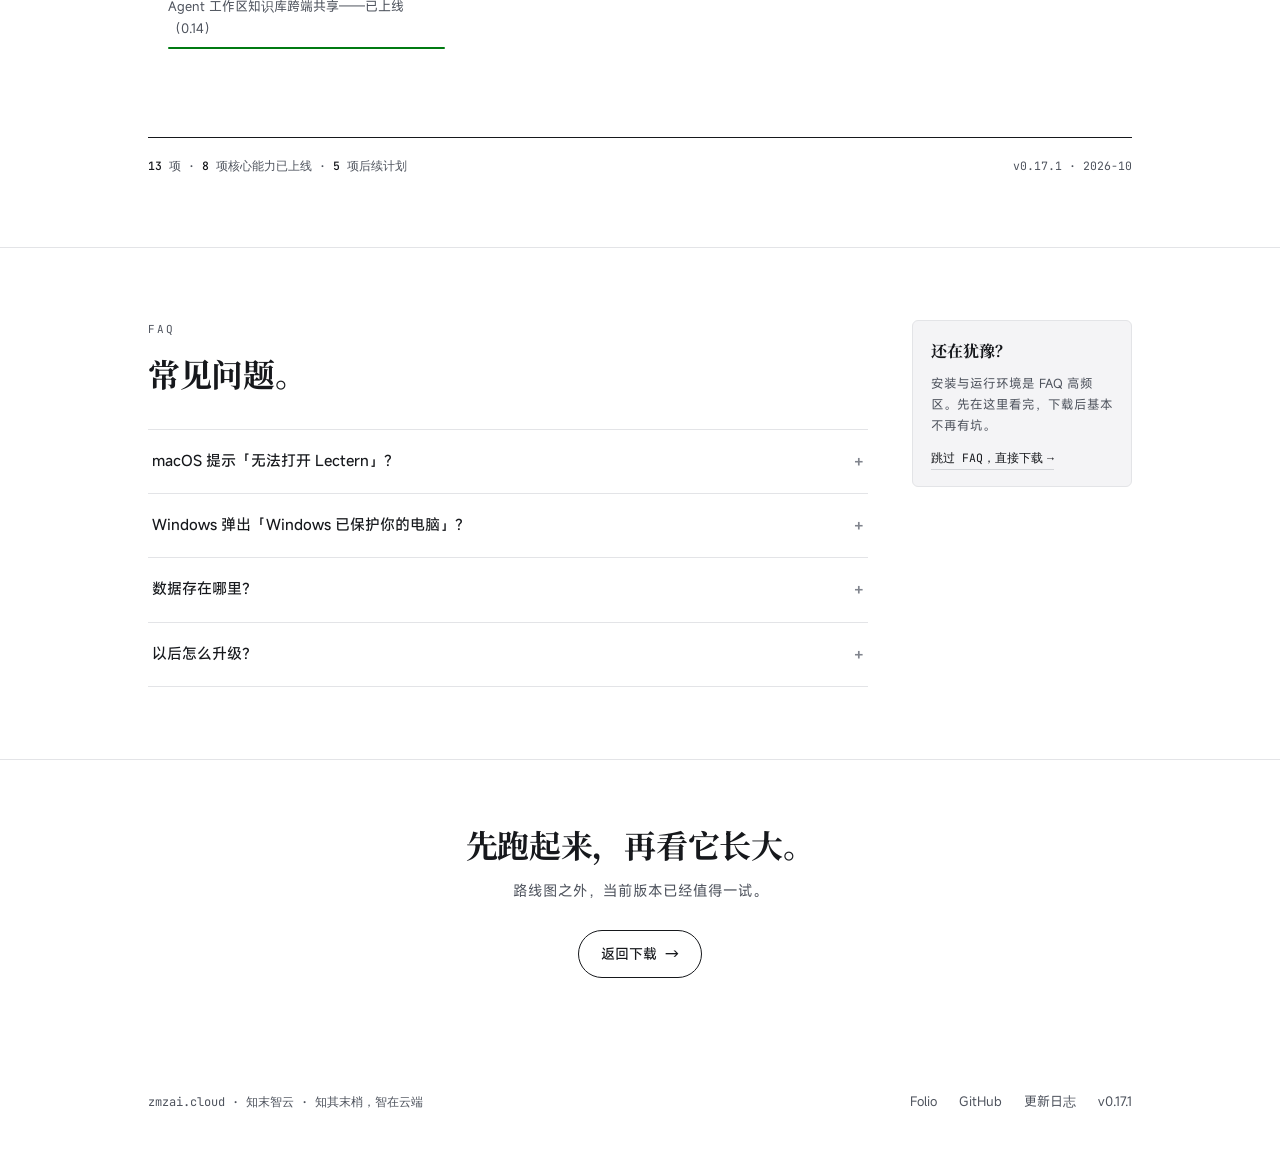
<file: roadmap.html>
<!DOCTYPE html>
<html lang="zh-CN">
<head>
<meta charset="UTF-8">
<meta name="viewport" content="width=device-width, initial-scale=1.0">
<title>Roadmap · Lectern 桌面工作台</title>
<meta name="description" content="方向收敛、节奏保守——每一项都先解决真实使用里绊脚的事，再谈宏大叙事。">
<link rel="canonical" href="https://lectern.zmzai.cloud/roadmap.html">
<meta property="og:type" content="article">
<meta property="og:site_name" content="Lectern · 知末智云">
<meta property="og:locale" content="zh_CN">
<meta property="og:title" content="Roadmap · Lectern 桌面工作台">
<meta property="og:description" content="方向收敛、节奏保守——每一项都先解决真实使用里绊脚的事，再谈宏大叙事。">
<meta property="og:url" content="https://lectern.zmzai.cloud/roadmap.html">
<meta property="og:image" content="https://lectern.zmzai.cloud/og-image.png">
<meta name="twitter:card" content="summary_large_image">
<meta name="twitter:title" content="Roadmap · Lectern 桌面工作台">
<meta name="twitter:description" content="方向收敛、节奏保守——每一项都先解决真实使用里绊脚的事。">
<meta name="twitter:image" content="https://lectern.zmzai.cloud/og-image.png">
<meta name="theme-color" content="#ffffff">
<link rel="icon" type="image/png" sizes="64x64" href="/favicon.png">
<link rel="apple-touch-icon" href="/apple-touch-icon.png">
<link rel="preload" as="font" type="font/woff2" crossorigin href="/fonts/misans-regular.woff2">
<link rel="preload" as="font" type="font/woff2" crossorigin href="/fonts/noto-serif-sc-700.woff2">
<link rel="stylesheet" href="/theme.css?v=20261024e">
<script>document.documentElement.classList.add('js');</script>
</head>
<body>
<a class="skip" href="#main">跳到内容</a>
<nav>
  <div class="wrap nav-inner">
    <a class="lockup" href="index.html">
      <img src="/logo.png" alt="zmzai" width="22" height="22" loading="eager" decoding="async">
      <span class="lockup-word">ZMZAI<span class="lockup-sub">· Lectern</span></span>
    </a>
    <div class="nav-links" id="navLinks">
      <a href="index.html#workflow">工作流</a>
      <a href="index.html#features">特性</a>
      <a href="features.html">功能说明</a>
      <a href="why.html">优势</a>
      <a href="roadmap.html" class="active" aria-current="page">路线</a>
      <a href="index.html#ecosystem">生态</a>
      <a href="https://github.com/zmzai-cloud/zmzai-lectern" target="_blank" rel="noopener">GitHub</a>
      <a href="https://zmzai.cloud" target="_blank" rel="noopener">zmzai.cloud ↗</a>
      <a class="nav-cta" href="index.html#download">下载 v0.17.1</a>
    </div>
      <button class="nav-burger" aria-label="菜单" aria-expanded="false" aria-controls="navLinks"><i></i></button>
  </div>
</nav>

<header class="page-head" id="main">
  <div class="wrap">
    <div class="sec-eyebrow reveal in">Roadmap</div>
    <h1 class="reveal in" data-delay="1">接下来往哪走。</h1>
    <p class="sec-desc reveal in" data-delay="2">方向收敛、节奏保守——每一项都先解决真实使用里绊脚的事，再谈宏大叙事。</p>
    <div class="page-timeline reveal" data-delay="3" aria-label="路线进度缩略">
      <div class="ptl-track">
        <span class="ptl-num ptl-now" style="--i:1">01</span>
        <span class="ptl-num ptl-now" style="--i:2">02</span>
        <span class="ptl-num ptl-now" style="--i:3">03</span>
        <span class="ptl-num ptl-now" style="--i:4">04</span>
        <span class="ptl-num ptl-now" style="--i:5">05</span>
        <span class="ptl-num ptl-now" style="--i:6">06</span>
        <span class="ptl-num ptl-now" style="--i:7">07</span>
        <span class="ptl-num" style="--i:8">08</span>
        <span class="ptl-num" style="--i:9">09</span>
        <span class="ptl-num" style="--i:10">10</span>
        <span class="ptl-num" style="--i:11">11</span>
        <span class="ptl-num" style="--i:12">12</span>
        <span class="ptl-num" style="--i:13">13</span>
      </div>
      <div class="ptl-meta">
        <span class="ptl-bar"><i style="width:54%"></i></span>
        <span class="ptl-text"><b>8 / 13</b> 已上线 · v0.17.1 已发布</span>
      </div>
    </div>
  </div>
</header>
<section id="roadmap">
  <div class="wrap">
    
    <div class="rm-grid reveal" data-delay="2">
      <div class="rm-col">
        <div class="rm-flag"><span class="rm-flag-tag">SHIPPED · 已上线</span><span class="rm-flag-num">08 / 08</span></div>
        <h3>交付三关卡 + 生产链三线</h3>
        <p>0.10 立起交付的信任关卡；0.11（R0 收口）把生产链的地基打进产品；0.12 把对话过程本身做成了可读的东西。</p>
        <ul class="rm-items">
          <li><b>任务隔离工作区</b><small>每任务独立 git worktree + CAS 整合 + journal——已上线（0.10），旧会话记录自动兼容导入</small><i class="rm-li-bar"><i style="width:100%"></i></i></li>
          <li><b>真浏览器验证</b><small>内置 Chromium 验收 + 分项证据 + 一次修复闭环——已上线（0.10）。后续改进：验证计划由 agent 智能生成的深度对接仍在打磨</small><i class="rm-li-bar"><i style="width:100%"></i></i></li>
          <li><b>桌面控制</b><small>macOS 辅助功能结构化操作 + 紧急停止——已上线（0.10），当前仅支持 macOS。后续改进：Windows 支持待真机验收后开放</small><i class="rm-li-bar"><i style="width:100%"></i></i></li>
          <li><b>子代理生产链路</b><small>并行派生 + 父任务自动等候验收 + 崩溃恢复不重放——已上线（0.11，R0）</small><i class="rm-li-bar"><i style="width:100%"></i></i></li>
          <li><b>Host 命令可靠性</b><small>独立 Host 单执行者 + 命令回执 + 启动对账——已上线（0.11，R0）</small><i class="rm-li-bar"><i style="width:100%"></i></i></li>
          <li><b>合并结果实检</b><small>对实际合并结果跑验证计划，组合失败不推进目标——已上线（0.11，R0）</small><i class="rm-li-bar"><i style="width:100%"></i></i></li>
          <li><b>会话流与子代理可见性</b><small>过程弱化成行、按轮次收拢「工作流程」；工作台「子代理」标签页实时跟随子会话转录；被挡下的一键续跑——已上线（0.12）</small><i class="rm-li-bar"><i style="width:100%"></i></i></li>
          <li><b>跨会话项目记忆</b><small>登录自动接通记忆服务，项目自动建库：新任务注入项目知识、交付后提炼候选待审、本地 outbox 可靠写入（幂等/对账不盲发）；可换绑 Agent 工作区知识库跨端共享——已上线（0.14）</small><i class="rm-li-bar"><i style="width:100%"></i></i></li>
        </ul>
      </div>
      <div class="rm-col">
        <div class="rm-flag"><span class="rm-flag-tag">NEXT · 接下来</span><span class="rm-flag-num">03 / 03</span></div>
        <h3>把它养成长期伙伴</h3>
        <p>会话不是用完即弃的草稿，是可以回去翻的资产。</p>
        <ul class="rm-items">
          <li><b>更新体验收尾</b><small>检查、下载、完整性校验与「下载后替换」已贯通（0.5.2 → 0.6.0 实测升级通过）；剩下的是签名——未签名前 macOS 需在 Finder 里手动替换，Windows 要过 SmartScreen</small><i class="rm-li-bar"><i style="width:55%"></i></i></li>
          <li><b>离线可用收窄</b><small>会话编辑、审阅、命令面板完全离线可用；本地模型（Ollama）作后备推理源</small><i class="rm-li-bar"><i style="width:0%"></i></i></li>
        </ul>
      </div>
      <div class="rm-col">
        <div class="rm-flag"><span class="rm-flag-tag">LATER · 更远</span><span class="rm-flag-num">03 / 03</span></div>
        <h3>让 loop 更省心</h3>
        <p>更长的自主、更少的人工照看，仍守住「你说了算」的底线。</p>
        <ul class="rm-items">
          <li><b>长期运行会话</b><small>watchdog + 恢复机制成熟后，任务可跨天执行、随时回来接管，全程可审计</small><i class="rm-li-bar"><i style="width:0%"></i></i></li>
          <li><b>生态协作桌面化</b><small>与 Plate 沙箱、Quill 团队工作台同链：本地执行 + 团队共享同一套会话格式</small><i class="rm-li-bar"><i style="width:0%"></i></i></li>
          <li><b>对外发布收尾</b><small>Developer ID + 公证，去 Gatekeeper 拦路——这是公开分发给世界的最后一道工事</small><i class="rm-li-bar"><i style="width:0%"></i></i></li>
        </ul>
      </div>
      <div class="rm-grid-foot">
        <span><b>13</b> 项 · <b>8</b> 项核心能力已上线 · <b>5</b> 项后续计划</span>
        <span class="rm-foot-meta">v0.17.1 · 2026-10</span>
      </div>
    </div>
  </div>
</section>
<section id="faq">
  <div class="wrap">
    <div class="sec-eyebrow reveal">FAQ</div>
    <h2 class="reveal" data-delay="1">常见问题。</h2>
    <div class="faq-list reveal" data-delay="2">
      <details class="faq">
        <span class="faq-cat">安装</span><summary class="faq-q">macOS 提示「无法打开 Lectern」？</summary>
        <div class="faq-a">
          安装包是 ad-hoc 签名（未做开发者签名与公证），Gatekeeper 首次会拦截。<b>右键点「Lectern.app」→「打开」→ 确认</b>即可，仅此一次；仍被拦截时再在终端执行
          <code>xattr -cr "/Applications/Lectern.app"</code>。
        </div>
      </details>
      <details class="faq">
        <span class="faq-cat">安装</span><summary class="faq-q">Windows 弹出「Windows 已保护你的电脑」？</summary>
        <div class="faq-a">
          同样因为未做代码签名，SmartScreen 首次会提示。点「更多信息」→「仍要运行」即可。安装器支持自定义安装目录与桌面快捷方式，zip 版解压即用、免安装。
        </div>
      </details>
      <details class="faq">
        <span class="faq-cat">数据</span><summary class="faq-q">数据存在哪里？</summary>
        <div class="faq-a">
          全部在你的磁盘上：会话库 <code>~/Library/Application Support/Lectern</code>（Windows 为 <code>%APPDATA%\Lectern</code>），审计库独立落盘为 <code>audit.db</code>。卸载应用不自动删除数据，需要手动清理。
        </div>
      </details>
      <details class="faq">
        <span class="faq-cat">更新</span><summary class="faq-q">以后怎么升级？</summary>
        <div class="faq-a">
          下载新版安装包覆盖安装即可升级，会话与配置都会保留；GitHub Release 与本站会第一时间同步最新版本。
        </div>
      </details>
    </div>
    <aside class="faq-side reveal">
      <p class="faq-side-q">还在犹豫？</p>
      <p class="faq-side-text">安装与运行环境是 FAQ 高频区。先在这里看完，下载后基本不再有坑。</p>
      <a class="faq-side-link" href="index.html#download">跳过 FAQ，直接下载 <span class="arrow">→</span></a>
    </aside>
  </div>
</section>
<section class="sub-cta">
  <div class="wrap">
    <h2 class="reveal">先跑起来，再看它长大。</h2>
    <p class="sec-desc reveal">路线图之外，当前版本已经值得一试。</p>
    <div class="cta-actions reveal" data-delay="1">
      <a class="btn btn-outline" href="index.html#download">返回下载 <span class="arrow">→</span></a>
    </div>
  </div>
</section>
<footer>
  <div class="wrap foot-inner">
    <div class="foot-left">zmzai.cloud · 知末智云 · 知其末梢，智在云端</div>
    <div class="foot-links">
      <a href="https://zmzai.cloud" target="_blank" rel="noopener">Folio</a>
      <a href="https://github.com/zmzai-cloud/zmzai-lectern" target="_blank" rel="noopener">GitHub</a>
      <a href="changelog.html">更新日志</a>
      <a href="https://github.com/zmzai-cloud/zmzai-lectern/releases/tag/v0.17.1" target="_blank" rel="noopener">v0.17.1</a>
    </div>
  </div>
</footer>

<script src="/theme.js?v=20261024e"></script>
</body>
</html>
</file>
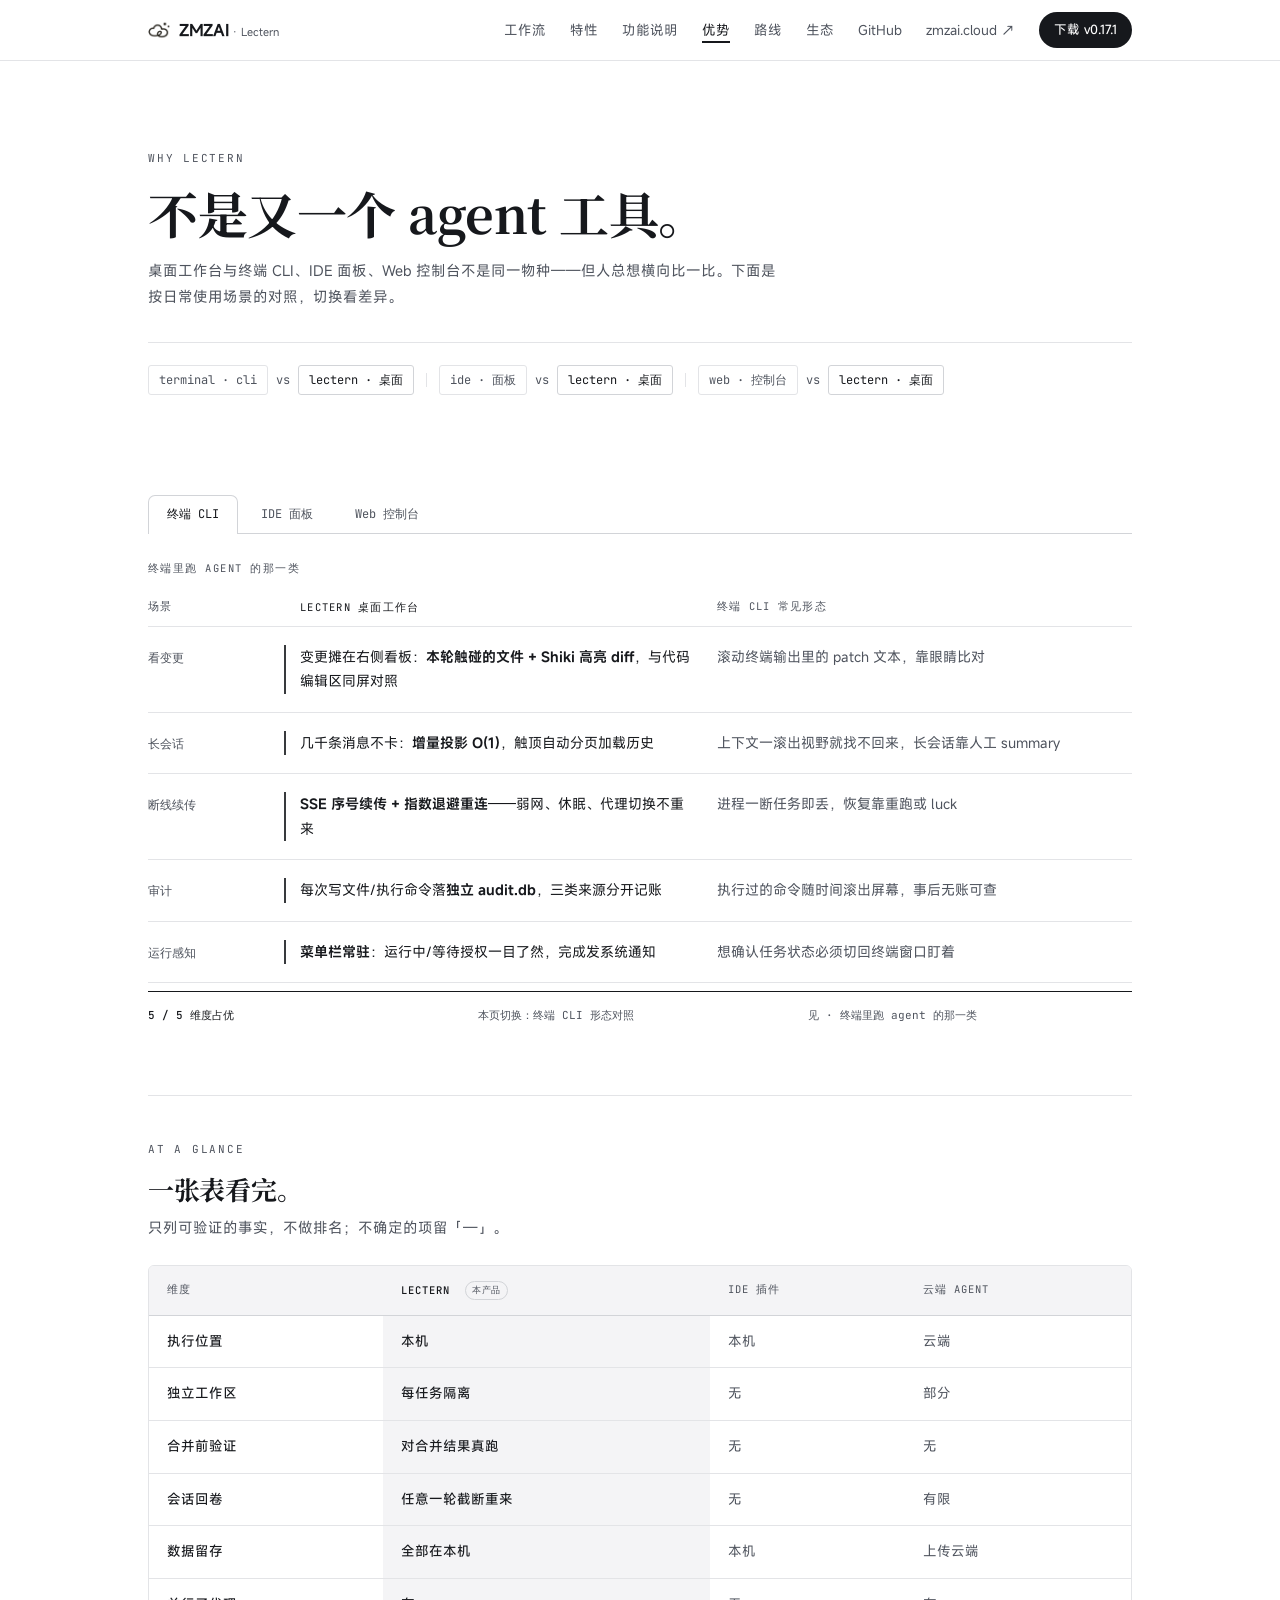
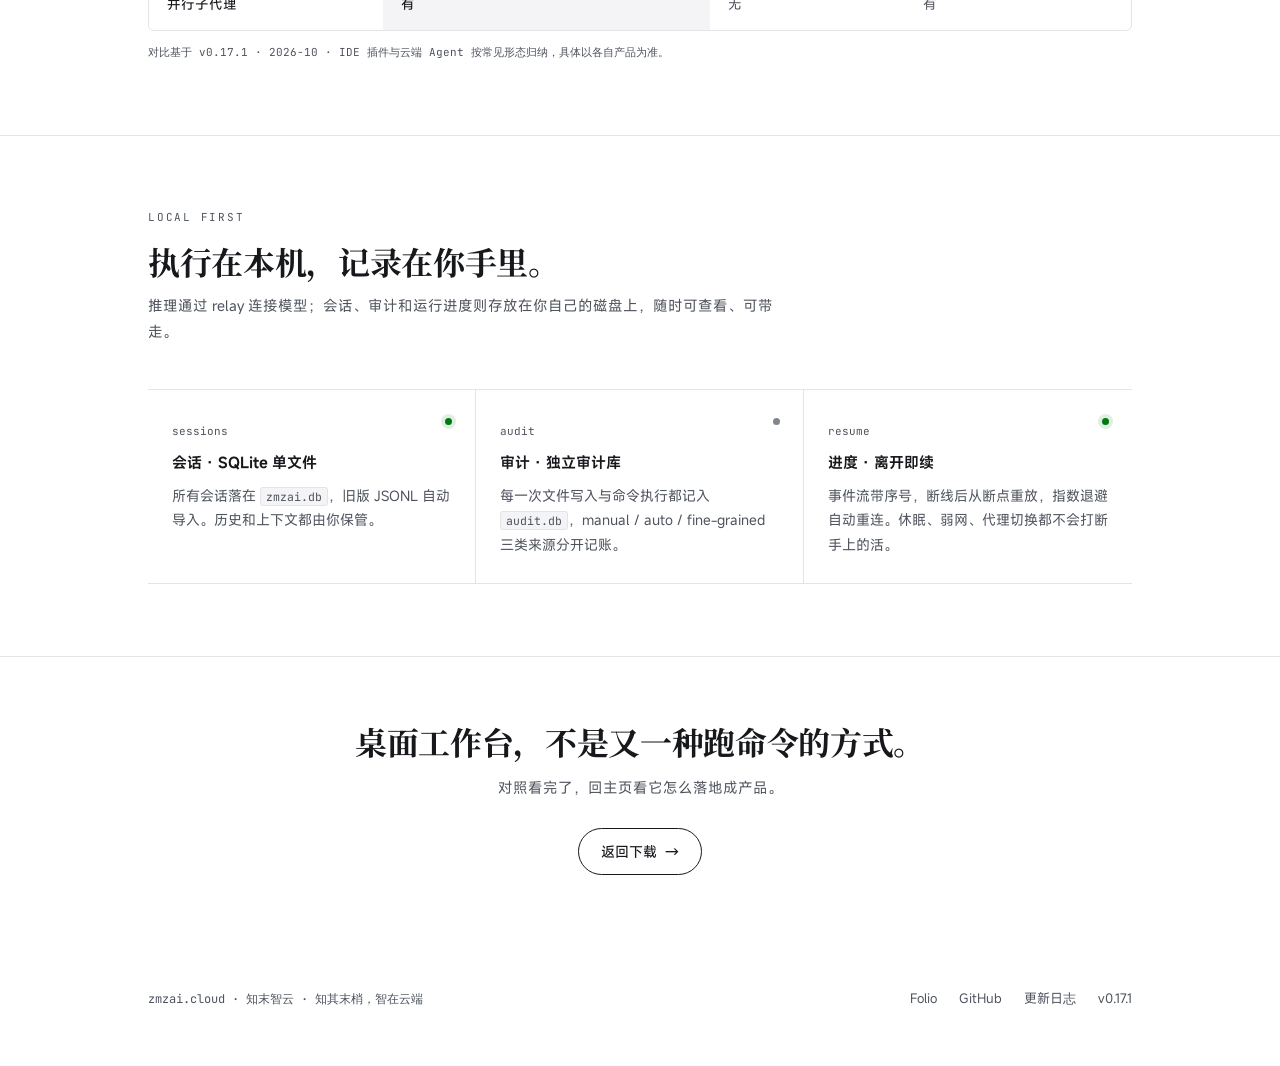
<file: why.html>
<!DOCTYPE html>
<html lang="zh-CN">
<head>
<meta charset="UTF-8">
<meta name="viewport" content="width=device-width, initial-scale=1.0">
<title>Why Lectern · 桌面 Agent 工作台</title>
<meta name="description" content="桌面工作台与终端 CLI、IDE 面板、Web 控制台不是同一物种——但人总想横向比一比。下面是按日常使用场景的对照，切换看差异。">
<link rel="canonical" href="https://lectern.zmzai.cloud/why.html">
<meta property="og:type" content="article">
<meta property="og:site_name" content="Lectern · 知末智云">
<meta property="og:locale" content="zh_CN">
<meta property="og:title" content="Why Lectern · 桌面 Agent 工作台">
<meta property="og:description" content="桌面工作台与终端 CLI、IDE 面板、Web 控制台按日常使用场景横向对照，切换看差异。">
<meta property="og:url" content="https://lectern.zmzai.cloud/why.html">
<meta property="og:image" content="https://lectern.zmzai.cloud/og-image.png">
<meta name="twitter:card" content="summary_large_image">
<meta name="twitter:title" content="Why Lectern · 桌面 Agent 工作台">
<meta name="twitter:description" content="桌面工作台与终端 CLI、IDE 面板、Web 控制台按日常使用场景横向对照。">
<meta name="twitter:image" content="https://lectern.zmzai.cloud/og-image.png">
<meta name="theme-color" content="#ffffff">
<link rel="icon" type="image/png" sizes="64x64" href="/favicon.png">
<link rel="apple-touch-icon" href="/apple-touch-icon.png">
<link rel="preload" as="font" type="font/woff2" crossorigin href="/fonts/misans-regular.woff2">
<link rel="preload" as="font" type="font/woff2" crossorigin href="/fonts/noto-serif-sc-700.woff2">
<link rel="stylesheet" href="/theme.css?v=20261024e">
<script>document.documentElement.classList.add('js');</script>
</head>
<body>
<a class="skip" href="#main">跳到内容</a>
<nav>
  <div class="wrap nav-inner">
    <a class="lockup" href="index.html">
      <img src="/logo.png" alt="zmzai" width="22" height="22" loading="eager" decoding="async">
      <span class="lockup-word">ZMZAI<span class="lockup-sub">· Lectern</span></span>
    </a>
    <div class="nav-links" id="navLinks">
      <a href="index.html#workflow">工作流</a>
      <a href="index.html#features">特性</a>
      <a href="features.html">功能说明</a>
      <a href="why.html" class="active" aria-current="page">优势</a>
      <a href="roadmap.html">路线</a>
      <a href="index.html#ecosystem">生态</a>
      <a href="https://github.com/zmzai-cloud/zmzai-lectern" target="_blank" rel="noopener">GitHub</a>
      <a href="https://zmzai.cloud" target="_blank" rel="noopener">zmzai.cloud ↗</a>
      <a class="nav-cta" href="index.html#download">下载 v0.17.1</a>
    </div>
      <button class="nav-burger" aria-label="菜单" aria-expanded="false" aria-controls="navLinks"><i></i></button>
  </div>
</nav>

<header class="page-head" id="main">
  <div class="wrap">
    <div class="sec-eyebrow reveal in">Why Lectern</div>
    <h1 class="reveal in" data-delay="1">不是又一个 agent 工具。</h1>
    <p class="sec-desc reveal in" data-delay="2">桌面工作台与终端 CLI、IDE 面板、Web 控制台不是同一物种——但人总想横向比一比。下面是按日常使用场景的对照，切换看差异。</p>
    <aside class="page-pullquote reveal" data-delay="3" aria-label="本页要对比的三对形态">
      <span class="pq-cell pq-them">terminal · cli</span>
      <span class="pq-vs" aria-hidden="true">vs</span>
      <span class="pq-cell pq-le">lectern · 桌面</span>
      <span class="pq-sep" aria-hidden="true"></span>
      <span class="pq-cell pq-them">ide · 面板</span>
      <span class="pq-vs" aria-hidden="true">vs</span>
      <span class="pq-cell pq-le">lectern · 桌面</span>
      <span class="pq-sep" aria-hidden="true"></span>
      <span class="pq-cell pq-them">web · 控制台</span>
      <span class="pq-vs" aria-hidden="true">vs</span>
      <span class="pq-cell pq-le">lectern · 桌面</span>
    </aside>
  </div>
</header>
<section id="compare">
  <div class="wrap">
    
    <div class="vs-shell reveal" data-delay="2">
      <input type="radio" name="vs" id="vs-cli" checked>
      <input type="radio" name="vs" id="vs-ide">
      <input type="radio" name="vs" id="vs-web">
      <div class="vs-tabs" role="tablist" aria-label="对照形态">
        <label for="vs-cli">终端 CLI</label>
        <label for="vs-ide">IDE 面板</label>
        <label for="vs-web">Web 控制台</label>
      </div>

      <!-- 终端 CLI -->
      <div class="vs-panel" data-tab="cli">
        <div class="vs-note">终端里跑 agent 的那一类</div>
        <div class="vs-head"><span>场景</span><span class="vs-le">Lectern 桌面工作台</span><span>终端 CLI 常见形态</span></div>
        <div class="vs-row"><span class="vs-dim">看变更</span><span class="vs-le">变更摊在右侧看板：<b>本轮触碰的文件 + Shiki 高亮 diff</b>，与代码编辑区同屏对照</span><span class="vs-them">滚动终端输出里的 patch 文本，靠眼睛比对</span></div>
        <div class="vs-row"><span class="vs-dim">长会话</span><span class="vs-le">几千条消息不卡：<b>增量投影 O(1)</b>，触顶自动分页加载历史</span><span class="vs-them">上下文一滚出视野就找不回来，长会话靠人工 summary</span></div>
        <div class="vs-row"><span class="vs-dim">断线续传</span><span class="vs-le"><b>SSE 序号续传 + 指数退避重连</b>——弱网、休眠、代理切换不重来</span><span class="vs-them">进程一断任务即丢，恢复靠重跑或 luck</span></div>
        <div class="vs-row"><span class="vs-dim">审计</span><span class="vs-le">每次写文件/执行命令落<b>独立 audit.db</b>，三类来源分开记账</span><span class="vs-them">执行过的命令随时间滚出屏幕，事后无账可查</span></div>
        <div class="vs-row"><span class="vs-dim">运行感知</span><span class="vs-le"><b>菜单栏常驻</b>：运行中/等待授权一目了然，完成发系统通知</span><span class="vs-them">想确认任务状态必须切回终端窗口盯着</span></div>
      <div class="vs-summary" aria-hidden="true">
        <span class="vs-sum-le">5 / 5 维度占优</span>
        <span class="vs-sum-dim">本页切换：终端 CLI 形态对照</span>
        <span class="vs-sum-them">见 · 终端里跑 agent 的那一类</span>
      </div>
      </div>

      <!-- IDE 面板 -->
      <div class="vs-panel" data-tab="ide">
        <div class="vs-note">寄生在编辑器里跑 agent 的那一类</div>
        <div class="vs-head"><span>场景</span><span class="vs-le">Lectern 桌面工作台</span><span>IDE 面板常见形态</span></div>
        <div class="vs-row"><span class="vs-dim">独立性</span><span class="vs-le">独立桌面应用，<b>不绑定编辑器</b>——不因换 IDE、升级插件而丢失工作流</span><span class="vs-them">深度依赖宿主编辑器，离开它即失效</span></div>
        <div class="vs-row"><span class="vs-dim">隔离</span><span class="vs-le"><b>worktree 会话隔离</b>：新会话跑在隔离副本，合并前可审可弃</span><span class="vs-them">直接在当前工作区动手，试错与正式改动混在一起</span></div>
        <div class="vs-row"><span class="vs-dim">数据</span><span class="vs-le">会话、审计、配置<b>独立落盘可带走</b>，跨项目聚合成一个时间线</span><span class="vs-them">数据散在编辑器缓存里，换机器即失</span></div>
        <div class="vs-row"><span class="vs-dim">多会话</span><span class="vs-le"><b>原生多会话管理</b>：搜索、归档、置顶，互不干扰并行跑</span><span class="vs-them">面板一次一个上下文，多任务靠开多个标签页将就</span></div>
        <div class="vs-row"><span class="vs-dim">授权</span><span class="vs-le">权限请求<b>卡片化确认</b>，卡住时侧边栏亮「待确认」，还有独立审计追溯</span><span class="vs-them">授权提示与编辑窗口抢焦点，粒度粗且无事后追溯</span></div>
      <div class="vs-summary" aria-hidden="true">
        <span class="vs-sum-le">5 / 5 维度占优</span>
        <span class="vs-sum-dim">本页切换：IDE 面板 形态对照</span>
        <span class="vs-sum-them">见 · 寄生在编辑器里跑 agent 的那一类</span>
      </div>
      </div>

      <!-- Web 控制台 -->
      <div class="vs-panel" data-tab="web">
        <div class="vs-note">云端网页里跑 agent 的那一类</div>
        <div class="vs-head"><span>场景</span><span class="vs-le">Lectern 桌面工作台</span><span>Web 控制台常见形态</span></div>
        <div class="vs-row"><span class="vs-dim">数据主权</span><span class="vs-le"><b>数据不上云</b>：会话与审计存本地磁盘，模型推理只过 relay 一层</span><span class="vs-them">代码与上下文整体上云，隐私依赖平台承诺</span></div>
        <div class="vs-row"><span class="vs-dim">连续性</span><span class="vs-le"><b>事件流驱动 + 断点续跑</b>，刷新页面也不会丢中间态</span><span class="vs-them">页面一关上下文归零，续接靠重新上传全部资料</span></div>
        <div class="vs-row"><span class="vs-dim">延迟</span><span class="vs-le">编辑、diff、搜索<b>全本地渲染</b>，操作零网络往返，弱网依旧可用</span><span class="vs-them">每次击键与滚动都取决于网络与远端渲染</span></div>
        <div class="vs-row"><span class="vs-dim">工作流</span><span class="vs-le">对接<b>本机文件系统与终端</b>：改完即测、出包即验，agent 能碰真实产物</span><span class="vs-them">跑在沙箱里，看得到代码看不到真实运行环境</span></div>
        <div class="vs-row"><span class="vs-dim">离线</span><span class="vs-le">断网时<b>可继续编辑与审阅</b>本地会话，联网后自动续上推理</span><span class="vs-them">断网即停摆，什么都做不了</span></div>
      <div class="vs-summary" aria-hidden="true">
        <span class="vs-sum-le">5 / 5 维度占优</span>
        <span class="vs-sum-dim">本页切换：Web 控制台 形态对照</span>
        <span class="vs-sum-them">见 · 云端网页里跑 agent 的那一类</span>
      </div>
      </div>
    </div>

    <div class="compare-block reveal" data-delay="3">
      <div class="compare-intro">
        <div class="sec-eyebrow">At a glance</div>
        <h2 class="reveal">一张表看完。</h2>
        <p class="sec-desc reveal">只列可验证的事实，不做排名；不确定的项<span class="nb">留「—」</span>。</p>
      </div>
      <div class="compare-scroll" role="region" aria-label="Lectern、IDE 插件与云端 Agent 的能力对照，可横向滚动" tabindex="0">
        <table class="compare-table">
          <thead>
            <tr>
              <th scope="col">维度</th>
              <th scope="col" class="is-le">Lectern <span class="compare-here">本产品</span></th>
              <th scope="col">IDE 插件</th>
              <th scope="col">云端 Agent</th>
            </tr>
          </thead>
          <tbody>
            <tr><th scope="row">执行位置</th><td class="is-le">本机</td><td>本机</td><td>云端</td></tr>
            <tr><th scope="row">独立工作区</th><td class="is-le">每任务隔离</td><td>无</td><td>部分</td></tr>
            <tr><th scope="row">合并前验证</th><td class="is-le">对合并结果真跑</td><td>无</td><td>无</td></tr>
            <tr><th scope="row">会话回卷</th><td class="is-le">任意一轮截断重来</td><td>无</td><td>有限</td></tr>
            <tr><th scope="row">数据留存</th><td class="is-le">全部在本机</td><td>本机</td><td>上传云端</td></tr>
            <tr><th scope="row">并行子代理</th><td class="is-le">有</td><td>无</td><td>有</td></tr>
          </tbody>
        </table>
      </div>
      <p class="compare-note">对比基于 v0.17.1 · 2026-10 · IDE 插件与云端 Agent 按常见形态归纳，具体以各自产品为准。<span class="compare-swipe">左右滑动查看 →</span></p>
    </div>
  </div>
</section>
<section id="local-first">
  <div class="wrap">
    <div class="sec-eyebrow reveal">Local first</div>
    <h2 class="reveal" data-delay="1">执行在本机，记录在你手里。</h2>
    <p class="sec-desc reveal" data-delay="2">推理通过 relay 连接模型；会话、审计和运行进度则存放在你自己的磁盘上，随时可查看、可带走。</p>
    <div class="local-grid reveal" data-delay="2">
      <div class="local-card">
        <span class="local-tag">sessions</span>
        <div class="local-name">会话 · SQLite 单文件</div>
        <p>所有会话落在 <code class="local-code">zmzai.db</code>，旧版 JSONL 自动导入。历史和上下文都由你保管。</p>
      </div>
      <div class="local-card">
        <span class="local-tag">audit</span>
        <div class="local-name">审计 · 独立审计库</div>
        <p>每一次文件写入与命令执行都记入 <code class="local-code">audit.db</code>，manual / auto / fine-grained 三类来源分开记账。</p>
      </div>
      <div class="local-card">
        <span class="local-tag">resume</span>
        <div class="local-name">进度 · 离开即续</div>
        <p>事件流带序号，断线后从断点重放，指数退避自动重连。休眠、弱网、代理切换都不会打断手上的活。</p>
      </div>
    </div>
  </div>
</section>
<section class="sub-cta">
  <div class="wrap">
    <h2 class="reveal">桌面工作台，不是又一种跑命令的方式。</h2>
    <p class="sec-desc reveal">对照看完了，回主页看它怎么落地成产品。</p>
    <div class="cta-actions reveal" data-delay="1">
      <a class="btn btn-outline" href="index.html#download">返回下载 <span class="arrow">→</span></a>
    </div>
  </div>
</section>
<footer>
  <div class="wrap foot-inner">
    <div class="foot-left">zmzai.cloud · 知末智云 · 知其末梢，智在云端</div>
    <div class="foot-links">
      <a href="https://zmzai.cloud" target="_blank" rel="noopener">Folio</a>
      <a href="https://github.com/zmzai-cloud/zmzai-lectern" target="_blank" rel="noopener">GitHub</a>
      <a href="changelog.html">更新日志</a>
      <a href="https://github.com/zmzai-cloud/zmzai-lectern/releases/tag/v0.17.1" target="_blank" rel="noopener">v0.17.1</a>
    </div>
  </div>
</footer>

<script src="/theme.js?v=20261024e"></script>
</body>
</html>
</file>
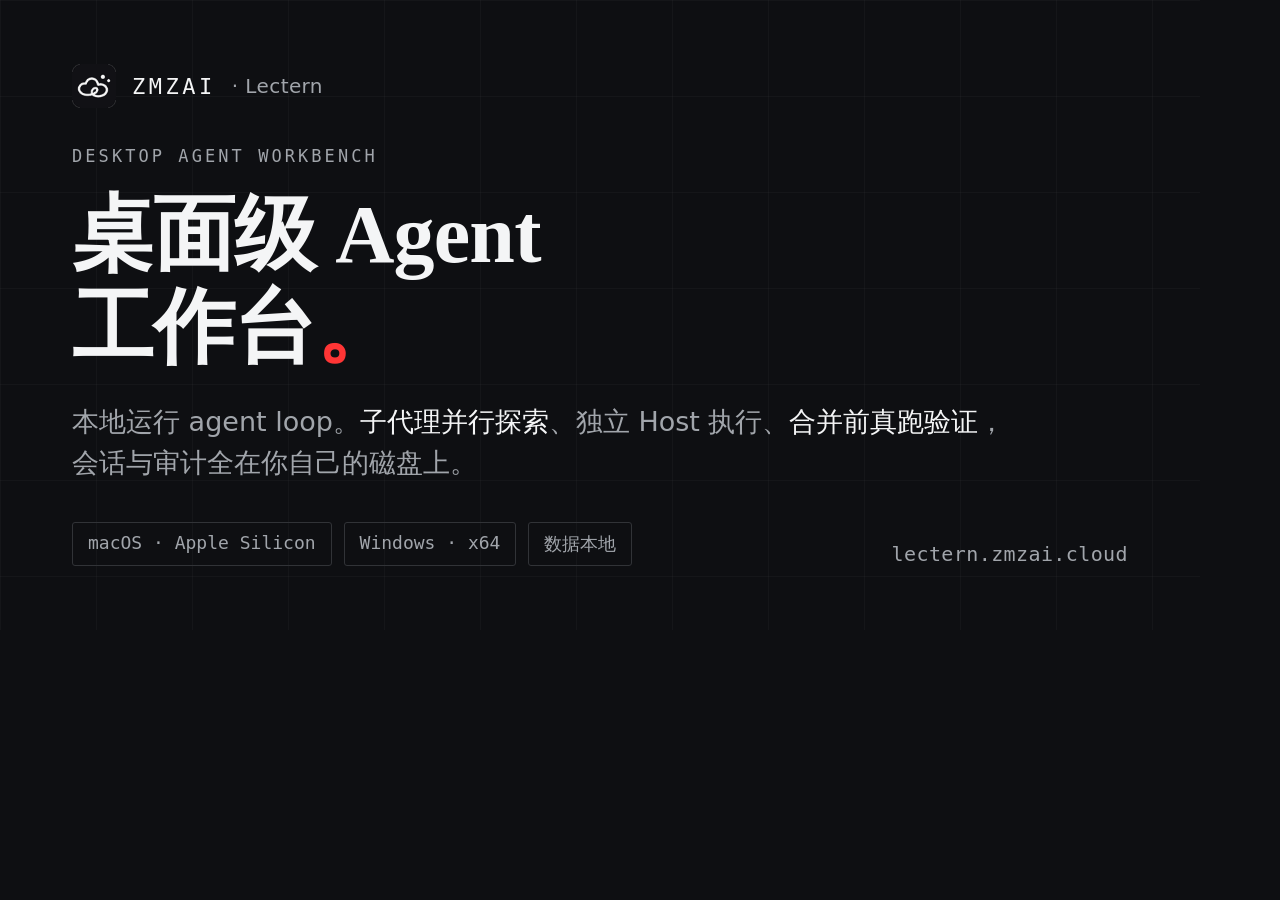
<file: assets/og-image.html>
<!DOCTYPE html>
<html lang="zh-CN">
<head>
<meta charset="UTF-8">
<title>Lectern og image</title>
<style>
  :root {
    --dark-bg: oklch(0.17 0.006 265);
    --dark-ink: oklch(0.97 0.002 265);
    --dark-line: oklch(0.32 0.008 265);
    --dark-ink-2: oklch(0.72 0.010 265);
    --spot: oklch(0.66 0.240 27);
    --font-sans: "MiSans", -apple-system, BlinkMacSystemFont, "PingFang SC", "Hiragino Sans GB", "Microsoft YaHei", system-ui, sans-serif;
    --font-serif: "Noto Serif SC", "Songti SC", serif;
    --font-mono: "JetBrains Mono", ui-monospace, "SFMono-Regular", Menlo, monospace;
  }
  * { box-sizing: border-box; margin: 0; padding: 0; }
  html, body { width: 1200px; height: 630px; overflow: hidden; }
  body {
    background: var(--dark-bg);
    color: var(--dark-ink);
    font-family: var(--font-sans);
    -webkit-font-smoothing: antialiased;
    position: relative;
    padding: 64px 72px;
    display: flex; flex-direction: column; justify-content: space-between;
  }
  .grid-lines {
    position: absolute; inset: 0;
    background-image:
      linear-gradient(to right, oklch(1 0 0 / 0.028) 1px, transparent 1px),
      linear-gradient(to bottom, oklch(1 0 0 / 0.028) 1px, transparent 1px);
    background-size: 96px 96px;
  }
  .top { display: flex; align-items: center; gap: 16px; position: relative; }
  .top img { width: 44px; height: 44px; }
  .wordmark { font-family: var(--font-mono); font-size: 22px; letter-spacing: 0.16em; font-weight: 500; }
  .sub { font-size: 20px; color: var(--dark-ink-2); letter-spacing: 0.02em; }
  .mid { position: relative; }
  .eyebrow { font-family: var(--font-mono); font-size: 17px; letter-spacing: 0.18em; text-transform: uppercase; color: var(--dark-ink-2); margin-bottom: 22px; }
  h1 { font-family: var(--font-serif); font-size: 82px; line-height: 1.14; font-weight: 700; letter-spacing: -0.01em; }
  h1 em { font-style: normal; color: var(--spot); }
  .desc { margin-top: 26px; font-size: 27px; line-height: 1.55; color: var(--dark-ink-2); max-width: 940px; }
  .desc b { color: var(--dark-ink); font-weight: 500; }
  .bottom { display: flex; align-items: flex-end; justify-content: space-between; position: relative; }
  .tags { display: flex; gap: 12px; }
  .tag {
    font-family: var(--font-mono); font-size: 18px; color: var(--dark-ink-2);
    border: 1px solid var(--dark-line); border-radius: 3px; padding: 9px 15px;
  }
  .url { font-family: var(--font-mono); font-size: 20px; color: var(--dark-ink-2); letter-spacing: 0.02em; }
</style>
</head>
<body>
  <div class="grid-lines"></div>
  <div class="top">
    <img src="../favicon.png" alt="">
    <span class="wordmark">ZMZAI</span>
    <span class="sub">· Lectern</span>
  </div>
  <div class="mid">
    <div class="eyebrow">Desktop Agent Workbench</div>
    <h1>桌面级 Agent<br>工作台<em>。</em></h1>
    <p class="desc">本地运行 agent loop。<b>子代理并行探索</b>、独立 Host 执行、<b>合并前真跑验证</b>，会话与审计全在你自己的磁盘上。</p>
  </div>
  <div class="bottom">
    <div class="tags">
      <span class="tag">macOS · Apple Silicon</span>
      <span class="tag">Windows · x64</span>
      <span class="tag">数据本地</span>
    </div>
    <span class="url">lectern.zmzai.cloud</span>
  </div>
</body>
</html>
</file>
<file: theme.css>
/* ══════════════════════════════════════════════════════
   @zmzai/theme 「墨骨 Ink Frame」token（静态内联版，色相已本地调红）
   与 theme/src/tokens/theme.css 同源（spot 系 2026-09-29 本站 hue 350→27）；
   勿在页面里自造颜色
   纪律：左对齐 Editorial 结构 · 编号清单不做成排图标卡 ·
   朱红点睛墨底白底皆可用但每屏克制（白底须大字号 ≥3:1）· 层次靠灰阶与阴影
   ── v2 精装（OJO app-ui-ux-best-practices 质量门）──
   register：quiet / polished / sparse-editorial / solemn
   字阶：display 68 → page 50 → h2 32 → body 15 → caption 12
   正文与功能性小字一律 ≥13px 且对比度 ≥4.5:1（ink-3 只做
   装饰性分隔，不再承载正文/标签文字）；动效只走 ease-out
   家族；数字一律 tabular-nums；触达目标 ≥44px
   ══════════════════════════════════════════════════════ */
:root {
  --color-bg:          oklch(1 0 0);
  --color-surface-2:   oklch(0.968 0.002 265);
  --color-ink:         oklch(0.21 0.008 265);
  --color-ink-2:       oklch(0.442 0.017 265);
  --color-ink-3:       oklch(0.617 0.014 265);
  --color-line:        oklch(0.92 0.004 265);
  --color-line-strong: oklch(0.87 0.005 265);
  --color-accent:      oklch(0.21 0.008 265);
  --color-accent-strong: oklch(0.09 0.004 265);
  --color-accent-ink:  oklch(1 0 0);
  --color-live:        oklch(0.499 0.17 145);

  --color-dark-bg:      oklch(0.17 0.006 265);
  --color-dark-ink:     oklch(0.97 0.002 265);
  --color-dark-line:    oklch(0.32 0.008 265);
  --color-spot-strong:  oklch(0.58 0.215 27);
  --color-spot:         oklch(0.66 0.240 27);

  --shadow-lg: 0 12px 32px -8px oklch(0.21 0.008 265 / 0.12), 0 4px 8px -4px oklch(0.21 0.008 265 / 0.06);

  --font-sans: "MiSans", -apple-system, BlinkMacSystemFont, "PingFang SC", "Hiragino Sans GB", "Microsoft YaHei", system-ui, sans-serif;
  --font-serif: "Noto Serif SC", "Source Han Serif SC", "Songti SC", serif;
  --font-mono: "JetBrains Mono", ui-monospace, "SFMono-Regular", "Menlo", monospace;

  --radius-sm: 3px; --radius: 4px; --radius-lg: 6px; --radius-2xl: 12px;
  --ease-out: cubic-bezier(0.16, 1, 0.3, 1);

  /* ── 字阶（Editorial 档，hero 与子页共用同一梯子）── */
  --fs-display: clamp(38px, 4.4vw, 60px);   /* 首页 hero h1（5/7 分栏后收一档，标题不挤进产品图） */
  --fs-page:    clamp(34px, 4.4vw, 50px);   /* 子页 page-head h1 */
  --fs-h2:      32px;                        /* 章节标题 */
  --fs-body:    15px;
  --fs-secondary: 14px;

  /* ── 动效时长（微交互 120 / 组件 200 / 揭幕 400）── */
  --dur-fast: 120ms; --dur-base: 200ms; --dur-reveal: 400ms;
}

/* 字体：自托管子集（仅含本站文案用到的 890 个字符 + ASCII + 标点）。
   源字体 MiSans / Noto Serif SC 全量 woff2 各 1.5~5MB 且无 unicode-range 分片，
   直连 CDN 会让首屏字体流量到 16MB；子集化后合计 560KB。
   缺字按字体栈逐字回退到 PingFang SC，不会出豆腐块；改文案后如需新字形，
   重跑 scripts/build-fonts.sh。*/
@font-face { font-family:'MiSans'; src:url('/fonts/misans-regular.woff2') format('woff2'); font-weight:400; font-style:normal; font-display:swap; }
@font-face { font-family:'MiSans'; src:url('/fonts/misans-medium.woff2') format('woff2'); font-weight:500; font-style:normal; font-display:swap; }
@font-face { font-family:'MiSans'; src:url('/fonts/misans-semibold.woff2') format('woff2'); font-weight:600; font-style:normal; font-display:swap; }
@font-face { font-family:'Noto Serif SC'; src:url('/fonts/noto-serif-sc-700.woff2') format('woff2'); font-weight:700; font-style:normal; font-display:swap; }
@font-face { font-family:'JetBrains Mono'; src:url('/fonts/jetbrains-mono-400.woff2') format('woff2'); font-weight:400; font-style:normal; font-display:swap; }
@font-face { font-family:'JetBrains Mono'; src:url('/fonts/jetbrains-mono-500.woff2') format('woff2'); font-weight:500; font-style:normal; font-display:swap; }

* { box-sizing: border-box; margin: 0; padding: 0; }
/* 锚点跳转给吸顶导航让位：TOC/页内链接滚动到位后标题不被 60px 导航压住 */
html { scroll-behavior: smooth; scroll-padding-top: 76px; }
body {
  background: var(--color-bg);
  color: var(--color-ink);
  font-family: var(--font-sans);
  font-size: var(--fs-body);
  line-height: 1.7;
  -webkit-font-smoothing: antialiased;
  text-rendering: optimizeLegibility;
}
a { color: inherit; text-decoration: none; }
::selection { background: var(--color-accent); color: var(--color-accent-ink); }
:focus-visible { outline: 2px solid var(--color-accent); outline-offset: 2px; }

/* ── 跳到内容（键盘可达性，仅聚焦时现身）── */
.skip {
  position: fixed; top: 10px; left: 10px; z-index: 100;
  padding: 9px 16px; border-radius: var(--radius);
  background: var(--color-accent); color: var(--color-accent-ink);
  font-size: 13px; font-weight: 500;
  transform: translateY(-160%); transition: transform var(--dur-base) var(--ease-out);
}
.skip:focus-visible { transform: none; outline-offset: -2px; }

/* 数字对齐：时间轴读数 / 版本号 / 进度计数一律等宽数字 */
.tclock, .session-meta, .ptl-num, .ptl-text, .rm-flag-num,
.dl-os small, .hero-meta, .cta-meta {
  font-variant-numeric: tabular-nums;
}

.wrap { max-width: 1040px; margin: 0 auto; padding: 0 28px; }

/* ── 导航（theme BrandLockup 家族规格：云朵标 + ZMZAI · Lectern） ── */
nav {
  position: sticky; top: 0; z-index: 50;
  background: oklch(1 0 0 / 0.86);
  -webkit-backdrop-filter: saturate(1.6) blur(12px);
  backdrop-filter: saturate(1.6) blur(12px);
  border-bottom: 1px solid var(--color-line);
}
.nav-inner { display: flex; align-items: center; justify-content: space-between; height: 60px; }
.lockup { display: inline-flex; align-items: center; gap: 9px; }
.lockup img { width: 22px; height: 22px; object-fit: contain; display: block; }
.lockup-word { font-weight: 600; font-size: 16px; letter-spacing: -0.02em; line-height: 1; white-space: nowrap; }
.lockup-sub { font-weight: 400; font-size: 11px; letter-spacing: 0; color: var(--color-ink-2); margin-left: 3px; }
.nav-links { display: flex; align-items: center; gap: 24px; font-size: 13.5px; color: var(--color-ink-2); }
.nav-links a { transition: color var(--dur-base) var(--ease-out); }
/* 触屏无 hover：hover 态样式统一包在 (hover: hover) 里，防止点按后样式"粘住"（sticky hover） */
@media (hover: hover) { .nav-links a:hover { color: var(--color-accent); } }
.nav-links a:active { color: var(--color-accent-strong); }
/* 当前页：色变之外加短下划线，不靠颜色单独传状态 */
.nav-links a.active { color: var(--color-accent); text-decoration: underline; text-decoration-thickness: 2px; text-underline-offset: 6px; }
.nav-cta {
  display: inline-flex; align-items: center; gap: 6px;
  padding: 7px 15px; border-radius: 9999px;
  background: var(--color-accent); color: var(--color-accent-ink);
  font-size: 12.5px; font-weight: 500;
  transition: background var(--dur-base) var(--ease-out), transform var(--dur-fast) var(--ease-out);
}
@media (hover: hover) { .nav-cta:hover { background: var(--color-accent-strong); color: var(--color-accent-ink); } }
.nav-cta:active { transform: scale(0.98); }

/* 汉堡按钮(默认隐藏,≤760px 显示;展开面板替换原粗暴全隐藏) */
.nav-burger {
  display: none; padding: 0; border: 0; background: none; cursor: pointer;
  width: 44px; height: 44px; align-items: center; justify-content: center;
}
.nav-burger i { display: block; width: 18px; height: 1.5px; background: var(--color-ink); position: relative; transition: background 200ms var(--ease-out); }
.nav-burger i::before, .nav-burger i::after { content: ""; position: absolute; left: 0; width: 18px; height: 1.5px; background: var(--color-ink); transition: transform 250ms var(--ease-out), top 250ms var(--ease-out); }
.nav-burger i::before { top: -5px; }
.nav-burger i::after { top: 5px; }
.nav-burger[aria-expanded="true"] i { background: transparent; }
.nav-burger[aria-expanded="true"] i::before { top: 0; transform: rotate(45deg); }
.nav-burger[aria-expanded="true"] i::after { top: 0; transform: rotate(-45deg); }
@media (max-width: 760px) {
  .nav-burger { display: inline-flex; }
  .nav-links { position: absolute; top: 60px; left: 0; right: 0; flex-direction: column; align-items: stretch; gap: 0; background: oklch(1 0 0 / 0.98); border-bottom: 1px solid var(--color-line); box-shadow: 0 20px 40px -24px oklch(0.21 0.008 265 / 0.3); display: none; padding: 6px 28px 18px; }
  .nav-links.open { display: flex; }
  .nav-links a { padding: 12px 0; border-top: 1px solid var(--color-line); font-size: 14.5px; }
  .nav-links a:first-child { border-top: 0; }
  .nav-links .nav-cta { margin-top: 14px; justify-content: center; border-top: 1px solid var(--color-line); }
}

/* ── Hero（双栏：左文案 + 右终端实况，产品即视觉主体） ── */
.hero { padding: 84px 0 88px; }
.hero-grid {
  display: grid; grid-template-columns: 1.02fr 0.98fr;
  gap: 56px; align-items: center;
}
.release-pill {
  display: inline-flex; align-items: center; gap: 8px;
  padding: 6px 14px; border: 1px solid var(--color-line-strong); border-radius: 9999px;
  font-family: var(--font-mono); font-size: 12px; color: var(--color-ink-2);
  margin-bottom: 24px;
}
.pill-dot { width: 7px; height: 7px; border-radius: 50%; background: var(--color-live); flex: none; }
h1 {
  font-family: var(--font-serif); font-weight: 700; letter-spacing: -0.01em;
  font-size: var(--fs-page); line-height: 1.18;
}
.hero-desc { margin-top: 20px; max-width: 520px; font-size: 16.5px; line-height: 1.75; color: var(--color-ink-2); text-wrap: balance; }
.hero-actions { margin-top: 32px; display: flex; flex-wrap: wrap; align-items: center; gap: 14px; }

/* ── 按钮（theme landing kit 胶囊规格 · 八态中的 Default/Hover/Active/Focus）── */
.btn {
  display: inline-flex; align-items: center; gap: 8px;
  padding: 11px 22px; border-radius: 9999px;
  font-size: 14px; font-weight: 500; cursor: pointer;
  border: 1.5px solid var(--color-accent);
  transition: background var(--dur-base) var(--ease-out),
              border-color var(--dur-base) var(--ease-out),
              color var(--dur-base) var(--ease-out),
              transform var(--dur-fast) var(--ease-out),
              box-shadow var(--dur-base) var(--ease-out);
}
.btn .arrow { display: inline-block; transition: transform 250ms var(--ease-out); }
@media (hover: hover) { .btn:hover .arrow { transform: translateX(4px); } }
@media (hover: hover) { .btn:hover { transform: translateY(-1px); } }
.btn:active { transform: scale(0.98) translateY(0); transition-duration: 80ms; }
.btn-solid { background: var(--color-accent); color: var(--color-accent-ink); }
@media (hover: hover) { .btn-solid:hover { background: var(--color-accent-strong); border-color: var(--color-accent-strong); box-shadow: var(--shadow-lg); } }
.btn-outline { background: transparent; color: var(--color-ink); }
@media (hover: hover) { .btn-outline:hover { background: var(--color-accent); color: var(--color-accent-ink); box-shadow: var(--shadow-lg); } }
.hero-meta { font-family: var(--font-mono); font-size: 12px; color: var(--color-ink-2); }

/* ── 章节（Editorial 左对齐，mono 眉标 + 衬线 h2） ── */
section { border-top: 1px solid var(--color-line); padding: 72px 0; }
.sec-eyebrow { font-family: var(--font-mono); font-size: 11px; text-transform: uppercase; letter-spacing: 0.16em; color: var(--color-ink-2); margin-bottom: 14px; }
h2 { font-family: var(--font-serif); font-weight: 700; font-size: var(--fs-h2); letter-spacing: -0.01em; line-height: 1.25; }
/* 大标题两行断行按语义平衡，不支持的浏览器静默降级为普通断行 */
h1, h2 { text-wrap: balance; }
.nb { white-space: nowrap; }
.sec-desc { margin-top: 12px; max-width: 640px; color: var(--color-ink-2); font-size: 14.5px; line-height: 1.8; }

/* ── 特性底座：4 卡（会话回卷 / 断点续传 / Diff / 审计），详情留在 features 页 ── */
.foundation-grid { margin-top: 44px; display: grid; grid-template-columns: repeat(4, minmax(0, 1fr)); gap: 28px 30px; }
.foundation-card { display: flex; flex-direction: column; padding-top: 20px; border-top: 1px solid var(--color-line-strong); color: inherit; }
.foundation-no { font-family: var(--font-mono); font-size: 12px; letter-spacing: .08em; color: var(--color-ink-3); }
.foundation-card h3 { margin-top: 10px; font-family: var(--font-serif); font-size: 21px; font-weight: 700; line-height: 1.35; letter-spacing: -0.01em; transition: color var(--dur-base) var(--ease-out); }
.foundation-tag { margin-top: 4px; font-family: var(--font-mono); font-size: 10.5px; color: var(--color-ink-3); }
.foundation-card p { margin-top: 12px; color: var(--color-ink-2); font-size: 13.5px; line-height: 1.8; }
.foundation-more { margin-top: auto; padding-top: 16px; display: inline-flex; align-items: center; gap: 6px; font-family: var(--font-mono); font-size: 11.5px; color: var(--color-ink-2); }
.foundation-more .arrow { transition: transform var(--dur-base) var(--ease-out); }
@media (hover: hover) { .foundation-card:hover h3 { color: var(--color-spot); } .foundation-card:hover .foundation-more { color: var(--color-ink); } .foundation-card:hover .foundation-more .arrow { transform: translateX(3px); } }
.foundation-card:focus-visible { outline: 2px solid var(--color-spot); outline-offset: 4px; }
@media (max-width: 1000px) { .foundation-grid { grid-template-columns: repeat(2, minmax(0, 1fr)); } }
@media (max-width: 640px) { .foundation-grid { grid-template-columns: 1fr; } }

@media (max-width: 900px) { .hero-grid { grid-template-columns: 1fr; gap: 44px; } }

/* ── 下载区 ── */
.dl-release { margin-top: 14px; max-width: 720px; font-size: 14.5px; line-height: 1.85; color: var(--color-ink-2); }
.dl-table { margin-top: 44px; }
.dl-row {
  display: grid; grid-template-columns: 200px 1fr; gap: 24px; align-items: center;
  padding: 20px 0; border-top: 1px solid var(--color-line);
}
.dl-row:first-child { border-top: none; }
.dl-os b { font-size: 15px; font-weight: 600; display: block; }
.dl-os small { font-family: var(--font-mono); font-size: 11px; color: var(--color-ink-2); }
.dl-links { display: flex; flex-wrap: wrap; gap: 18px; font-size: 13.5px; align-items: center; }
.dl-links a { color: var(--color-ink-2); border-bottom: 1px solid var(--color-line-strong); padding-bottom: 1px; transition: color var(--dur-base) var(--ease-out), border-color var(--dur-base) var(--ease-out); }
@media (hover: hover) { .dl-links a:hover { color: var(--color-accent); border-color: var(--color-accent); } }
.dl-links a:active { color: var(--color-accent-strong); border-color: var(--color-accent-strong); }
.dl-links .mono { font-family: var(--font-mono); font-size: 12.5px; }
.dl-note { margin-top: 28px; font-size: 13px; color: var(--color-ink-2); line-height: 1.9; }
.dl-note code, .dl-links code { font-family: var(--font-mono); font-size: 11.5px; background: var(--color-surface-2); border: 1px solid var(--color-line); border-radius: var(--radius-sm); padding: 1px 6px; }

/* ── 生态矩阵 ── */
.eco-grid { margin-top: 44px; display: grid; grid-template-columns: 1fr 1fr; gap: 0 56px; }
@media (max-width: 760px) { .eco-grid { grid-template-columns: 1fr; } }
.eco-row { display: flex; align-items: baseline; justify-content: space-between; gap: 16px; padding: 16px 0; border-top: 1px solid var(--color-line); }
.eco-name { display: flex; align-items: baseline; gap: 10px; min-width: 0; }
.eco-name b { font-family: var(--font-serif); font-size: 17px; font-weight: 700; }
.eco-name span { font-family: var(--font-mono); font-size: 11px; color: var(--color-ink-2); }
.eco-link { font-family: var(--font-mono); font-size: 12px; color: var(--color-ink-2); white-space: nowrap; transition: color 200ms var(--ease-out); }
@media (hover: hover) { a.eco-link:hover { color: var(--color-accent); } }
.eco-here { font-family: var(--font-mono); font-size: 11px; color: var(--color-live); }

/* ── Footer ── */
footer { border-top: 1px solid var(--color-line); padding: 40px 0 56px; }
.foot-inner { display: flex; flex-wrap: wrap; align-items: baseline; justify-content: space-between; gap: 12px; }
.foot-left { font-family: var(--font-mono); font-size: 12px; color: var(--color-ink-2); }
.foot-links { display: flex; gap: 22px; font-size: 13px; color: var(--color-ink-2); }
@media (hover: hover) { .foot-links a:hover { color: var(--color-accent); } }

/* ── 动效基座：scroll reveal + nav 滚动态（克制：只动 opacity/transform；
      揭幕 ≤400ms 不拖慢滚动，逐级延迟 60ms 步进） ── */
/* 揭幕动效只在 JS 已接管时生效（<head> 里那行加 html.js）：
   theme.js 加载失败或禁用 JS 时，内容不能停在 opacity:0 的整页空白态 */
html.js .reveal { opacity: 0; transform: translateY(10px); transition: opacity var(--dur-reveal) var(--ease-out), transform var(--dur-reveal) var(--ease-out); }
html.js .reveal.in { opacity: 1; transform: none; }
.reveal[data-delay="1"] { transition-delay: 60ms; }
.reveal[data-delay="2"] { transition-delay: 120ms; }
.reveal[data-delay="3"] { transition-delay: 180ms; }
nav.scrolled { box-shadow: 0 1px 0 var(--color-line-strong), 0 10px 28px -18px oklch(0.21 0.008 265 / 0.25); }
@media (prefers-reduced-motion: reduce) {
  html.js .reveal { opacity: 1; transform: none; transition: none; }
  html { scroll-behavior: auto; }
  .wb-status i, .demo-state i { animation: none; }
}

/* ── 工作流三步骤（数字 Editorial，不做图标卡） ── */
.flow-grid { margin-top: 44px; display: grid; grid-template-columns: repeat(3, 1fr); gap: 44px; }
@media (max-width: 760px) { .flow-grid { grid-template-columns: 1fr; gap: 30px; } }
.flow-step { border-top: 1px solid var(--color-line-strong); padding-top: 18px; }
.flow-no { font-family: var(--font-mono); font-size: 13px; color: var(--color-ink-2); transition: color 250ms var(--ease-out); }
@media (hover: hover) { .flow-step:hover .flow-no { color: var(--color-accent); } }
.flow-name { margin-top: 10px; font-family: var(--font-serif); font-size: 19px; font-weight: 700; letter-spacing: -0.01em; }
.flow-tag { display: block; margin-top: 4px; font-family: var(--font-mono); font-size: 11px; color: var(--color-ink-2); }
.flow-step p { margin-top: 12px; font-size: 14px; line-height: 1.8; color: var(--color-ink-2); }
.flow-actions { margin-top: 16px; display: flex; flex-wrap: wrap; align-items: center; gap: 10px 14px; }
.flow-cta { padding: 9px 18px; font-size: 13.5px; }
.flow-alt { font-family: var(--font-mono); font-size: 11.5px; color: var(--color-ink-2); border-bottom: 1px solid var(--color-line-strong); padding-bottom: 1px; transition: color var(--dur-base) var(--ease-out), border-color var(--dur-base) var(--ease-out); }
@media (hover: hover) { .flow-alt:hover { color: var(--color-ink); border-color: var(--color-ink); } }

/* ── Local-first 三格（border 卡 + hover 提位） ── */
.local-grid { margin-top: 44px; display: grid; grid-template-columns: repeat(3, 1fr); gap: 16px; }
@media (max-width: 760px) { .local-grid { grid-template-columns: 1fr; } }
.local-card {
  border: 1px solid var(--color-line); border-radius: var(--radius-lg); padding: 22px 20px;
  background: var(--color-bg);
  transition: border-color 200ms var(--ease-out), transform 200ms var(--ease-out), box-shadow 200ms var(--ease-out);
}
@media (hover: hover) { .local-card:hover { border-color: var(--color-line-strong); transform: translateY(-2px); box-shadow: var(--shadow-lg); } }
.local-tag { font-family: var(--font-mono); font-size: 11px; color: var(--color-ink-2); }
.local-code { font-family: var(--font-mono); font-size: 11.5px; background: var(--color-surface-2); border: 1px solid var(--color-line); border-radius: var(--radius-sm); padding: 1px 5px; }
.local-name { margin-top: 8px; font-weight: 600; font-size: 15px; }
.local-card p { margin-top: 8px; font-size: 14px; line-height: 1.75; color: var(--color-ink-2); }

/* ── FAQ（原生 details 折叠，零 JS） ── */
.faq-list { margin-top: 36px; max-width: 720px; }
details.faq { border-top: 1px solid var(--color-line); }
details.faq:last-child { border-bottom: 1px solid var(--color-line); }
summary.faq-q {
  cursor: pointer; list-style: none; display: flex; align-items: center; justify-content: space-between;
  gap: 16px; padding: 18px 4px; font-weight: 500; font-size: 15px;
  transition: color 200ms var(--ease-out);
}
@media (hover: hover) { summary.faq-q:hover { color: var(--color-accent); } }
summary.faq-q:active { color: var(--color-accent-strong); }
summary.faq-q::-webkit-details-marker { display: none; }
summary.faq-q::after { content: "+"; font-family: var(--font-mono); font-size: 16px; color: var(--color-ink-3); transition: transform 250ms var(--ease-out); }
details[open] summary.faq-q::after { transform: rotate(45deg); }
.faq-a { padding: 0 4px 22px; font-size: 14px; line-height: 1.85; color: var(--color-ink-2); }
.faq-a code { font-family: var(--font-mono); font-size: 12px; background: var(--color-surface-2); border: 1px solid var(--color-line); border-radius: var(--radius-sm); padding: 1px 6px; }

/* ── CTA 收尾（居中大字，留白收束） ── */
.cta-block { margin-top: 0; text-align: center; }
.cta-block h2 { font-size: clamp(28px, 3.6vw, 38px); }
.cta-block .sec-desc { margin-left: auto; margin-right: auto; }
.cta-actions { margin-top: 28px; display: flex; flex-wrap: wrap; justify-content: center; gap: 14px; }
.cta-meta { margin-top: 18px; font-family: var(--font-mono); font-size: 12px; color: var(--color-ink-2); }

/* ── feature 行 hover 微交互（编号染色 + 名称轻移） ── */
.feature-no { transition: color 200ms var(--ease-out); }
.feature-name { transition: transform 250ms var(--ease-out); }
@media (hover: hover) { .feature-row:hover .feature-no { color: var(--color-accent); } }
@media (hover: hover) { .feature-row:hover .feature-name { transform: translateX(3px); } }

/* ── v1.0 沉浸式产品叙事：工作台即主视觉 ── */
.hero { padding: 0; max-width: none; }
/* hero 舞台:墨骨白底「灯箱」— 终端面板保留深色,视觉回归白底墨黑 */
.hero-stage {
  position: relative; overflow: hidden; isolation: isolate;
  min-height: auto; padding: 84px 0 76px;
  color: var(--color-ink); background: var(--color-bg);
}
/* 墨底开场：极淡点阵做技术底纹（DevTools 语境的合法网格语汇），
   径向 mask 只留在面板一侧，不与文字抢戏 */
.hero-stage::before {
  content: ""; position: absolute; inset: 0; z-index: 0;
  background-image: radial-gradient(oklch(1 0 0 / .05) 1px, transparent 1.5px);
  background-size: 28px 28px;
  -webkit-mask-image: radial-gradient(ellipse 85% 78% at 72% 42%, black, transparent 74%);
  mask-image: radial-gradient(ellipse 85% 78% at 72% 42%, black, transparent 74%);
}
.hero-stage::after { content: none; }
.hero-stage > .wrap { position: relative; z-index: 1; }
.hero-grid { grid-template-columns: minmax(0, 5fr) minmax(0, 7fr); gap: 40px; align-items: center; }
.hero-stage .release-pill { border-color: var(--color-line-strong); color: var(--color-ink-2); }
.hero-stage h1 { font-size: var(--fs-display); max-width: 600px; line-height: 1.12; }
/* 品红句号：全 hero 唯一一次点睛，落在大标题收笔处 */
.hero-stage h1 em { font-style: normal; color: var(--color-spot); }
.hero-stage .hero-desc { color: var(--color-ink-2); max-width: 480px; }
.hero-stage .btn-solid { background: var(--color-accent); border-color: var(--color-accent); color: var(--color-accent-ink); }
@media (hover: hover) { .hero-stage .btn-solid:hover { background: var(--color-accent-strong); border-color: var(--color-accent-strong); } }
.hero-stage .btn-outline { color: var(--color-ink); border-color: var(--color-line-strong); }
@media (hover: hover) { .hero-stage .btn-outline:hover { background: var(--color-accent); color: var(--color-accent-ink); border-color: var(--color-accent); } }
.hero-stage .hero-meta { color: var(--color-ink-2); }
.hero-evidence { margin-top: 14px; font-family: var(--font-mono); font-size: 12px; letter-spacing: .04em; color: var(--color-ink-2); }
.workbench-scene { position: relative; min-height: 420px; }
.wb {
  position: relative; width: 100%; overflow: hidden;
  border: 1px solid oklch(1 0 0 / .09); border-radius: 11px;
  background: oklch(.14 .008 265);
  box-shadow: 0 1px 1px oklch(.2 .02 265 / .06), 0 24px 60px -18px oklch(.2 .03 265 / .28), 0 60px 120px -40px oklch(.2 .03 265 / .18);
}
.wb-bar { height: 42px; display: flex; align-items: center; gap: 12px; padding: 0 15px; border-bottom: 1px solid oklch(1 0 0 / .09); color: oklch(.64 .01 265); font: 11px var(--font-mono); }
.dots { display: flex; gap: 6px; }.dots i { width: 8px; height: 8px; border-radius: 50%; background: oklch(.45 .01 265); }.dots i:first-child { background: var(--color-spot-strong); }
.wb-title { color: oklch(.84 .005 265); }
.wb-status { margin-left: auto; display: inline-flex; align-items: center; gap: 6px; color: oklch(.64 .01 265); }
.wb-status i { width: 6px; height: 6px; border-radius: 50%; background: var(--color-live); box-shadow: 0 0 14px var(--color-live); animation: wb-pulse 1.6s ease-in-out infinite; }
.wb-status.rewound i { background: var(--color-spot); box-shadow: 0 0 14px var(--color-spot); animation: none; }
@keyframes wb-pulse { 0%,100% { opacity: 1; } 50% { opacity: .3; } }
.wb-body { min-height: 328px; display: grid; grid-template-columns: 138px 1fr 152px; }
.wb-side { padding: 14px 0; border-right: 1px solid oklch(1 0 0 / .09); background: oklch(.165 .008 265); }
.side-brand { padding: 0 14px 12px; color: oklch(.54 .01 265); font: 9.5px/1 var(--font-mono); letter-spacing: .22em; }
.side-new { margin: 0 12px 14px; padding: 7px 0; text-align: center; border: 1px solid oklch(1 0 0 / .15); border-radius: 4px; color: oklch(.84 .004 265); font: 10px/1 var(--font-mono); }
.side-cap { padding: 0 14px 8px; color: oklch(.54 .01 265); font: 9px/1 var(--font-mono); letter-spacing: .1em; }
.side-item { padding: 7px 14px; white-space: nowrap; overflow: hidden; text-overflow: ellipsis; border-left: 2px solid transparent; color: oklch(.68 .01 265); font: 10.5px/1.4 var(--font-mono); }
.side-item.on { border-left-color: var(--color-spot); color: oklch(.92 .004 265); background: oklch(1 0 0 / .05); }
.wb-main { padding: 16px 18px; display: flex; flex-direction: column; gap: 12px; min-width: 0; }
.session-meta { color: oklch(.56 .01 265); font: 9px/1 var(--font-mono); letter-spacing: .08em; }
.msg { max-width: 92%; min-height: 0; }
.msg-user { align-self: flex-end; padding: 8px 12px; border-radius: 9px 9px 2px 9px; background: oklch(1 0 0 / .07); color: oklch(.90 .004 265); font-size: 12px; line-height: 1.7; }
.msg-agent { align-self: flex-start; color: oklch(.70 .01 265); font-size: 12px; line-height: 1.75; }
.msg-agent b { color: oklch(.92 .004 265); font-weight: 600; }
.edit-block { align-self: stretch; padding: 9px 12px; border: 1px solid oklch(1 0 0 / .10); border-left: 2px solid var(--color-spot); border-radius: 6px; background: oklch(.165 .008 265); font: 10.5px/1.8 var(--font-mono); }
.edit-tag { color: var(--color-spot); font-weight: 700; margin-right: 8px; }
.edit-path { color: oklch(.90 .004 265); }
.edit-diff { margin-top: 2px; color: oklch(.64 .01 265); min-height: 1em; }
.composer { margin-top: auto; padding: 9px 12px; display: flex; justify-content: space-between; border: 1px solid oklch(1 0 0 / .15); border-radius: 6px; color: oklch(.48 .01 265); font: 10.5px/1 var(--font-mono); }
.composer i { color: oklch(.64 .01 265); font-style: normal; }
.wb-changes { padding: 14px 12px; border-left: 1px solid oklch(1 0 0 / .09); background: oklch(.165 .008 265); font-family: var(--font-mono); }
.ch-cap { margin-bottom: 12px; color: oklch(.48 .01 265); font: 9px/1 var(--font-mono); letter-spacing: .18em; }
.ch-item { display: flex; align-items: center; gap: 7px; padding: 5px 0; color: oklch(.70 .01 265); font-size: 10.5px; }
.ch-item .plus { color: var(--color-live); }
.ch-tests { margin-top: 12px; padding-top: 12px; border-top: 1px solid oklch(1 0 0 / .09); color: var(--color-live); font-size: 10.5px; }
.wb-foot { display: flex; align-items: center; gap: 12px; padding: 10px 15px; border-top: 1px solid oklch(1 0 0 / .09); background: oklch(.165 .008 265); }
.pp { flex: none; width: 44px; height: 44px; display: flex; align-items: center; justify-content: center; border: 1px solid oklch(1 0 0 / .15); border-radius: 6px; background: transparent; cursor: pointer; padding: 0; transition: transform var(--dur-fast) var(--ease-out); }
.pp:active { transform: scale(0.96); }
.pp svg { width: 10px; height: 10px; fill: oklch(.70 .01 265); }
@media (hover: hover) { .pp:hover svg { fill: oklch(.92 .004 265); } }
.track { position: relative; flex: 1; min-width: 0; height: 44px; cursor: ew-resize; touch-action: none; }
.track::before { content: ""; position: absolute; left: 0; right: 0; top: 20px; height: 3px; border-radius: 2px; background: oklch(1 0 0 / .10); }
.track-fill { position: absolute; left: 0; top: 20px; height: 3px; border-radius: 2px; background: linear-gradient(90deg, oklch(.66 .24 27 / .55), var(--color-spot)); width: 0%; }
.head { position: absolute; top: 15px; left: 0%; width: 13px; height: 13px; border-radius: 50%; background: oklch(1 0 0); border: 2px solid var(--color-spot); transform: translateX(-50%); box-shadow: 0 1px 4px oklch(0 0 0 / .5); }
.tick { position: absolute; top: 18px; width: 1px; height: 7px; background: oklch(1 0 0 / .16); }
.tclock { flex: none; color: oklch(.56 .01 265); font: 9.5px/1 var(--font-mono); letter-spacing: .04em; }
.scene-orbit { position: absolute; width: 340px; height: 340px; right: -90px; bottom: -100px; border: 1px solid oklch(.66 .24 27 / .26); border-radius: 50%; z-index: -1; }.scene-orbit::before,.scene-orbit::after { content: ""; position: absolute; border: 1px solid oklch(.66 .24 27 / .15); border-radius: 50%; inset: 29px; }.scene-orbit::after { inset: 72px; }

/* ═══ 墨底开场（hero-stage.band-dark）：面板从「白底上的深窗」变为「墨舞台上的悬浮屏」═══ */
.band-dark.hero-stage .wb {
  background: oklch(0.205 0.007 265);
  border-color: oklch(1 0 0 / .09);
  box-shadow: 0 0 0 1px oklch(1 0 0 / .055), 0 30px 70px -22px oklch(0 0 0 / .6), 0 70px 140px -50px oklch(.2 .03 265 / .5);
  will-change: transform;
}
.band-dark.hero-stage .scene-orbit { border-color: oklch(.66 .24 27 / .18); }
.band-dark.hero-stage .scene-orbit::before { border-color: oklch(.66 .24 27 / .11); }
.band-dark.hero-stage .scene-orbit::after { border-color: oklch(.66 .24 27 / .07); }

/* ═══ 产品闭环（How it works）：派任务 → 审改动 → 验结果 ═══
   编辑式三栏：细线 + 编号 + 衬线标题；整卡可点，不画图标、不做玻璃拟态。 */
.loop h2 em {
  font-style: normal; color: var(--color-ink);
  background: linear-gradient(to top, oklch(0.66 0.24 27 / .32) 0 24%, transparent 24%);
  padding: 0 .06em;
}
.anchor-legacy { display: block; height: 0; }
.loop-flow { display: flex; align-items: center; gap: 16px; margin-top: 44px; font-family: var(--font-mono); font-size: 10.5px; letter-spacing: .14em; color: var(--color-ink-3); }
.loop-flow i { position: relative; flex: 1; height: 1px; background: var(--color-line); }
.loop-flow i::after { content: ""; position: absolute; right: 0; top: -2.5px; width: 5px; height: 5px; border-top: 1px solid var(--color-line-strong); border-right: 1px solid var(--color-line-strong); transform: rotate(45deg); }
.loop-flow span { flex: none; }
.loop-grid { display: grid; grid-template-columns: repeat(3, minmax(0, 1fr)); margin-top: 20px; }
.loop-card { display: block; padding: 24px 34px 30px 0; border-top: 1px solid var(--color-line-strong); color: inherit; }
.loop-card + .loop-card { padding-left: 34px; padding-right: 0; border-left: 1px solid var(--color-line); }
.loop-no { font-family: var(--font-mono); font-size: 12px; letter-spacing: .08em; color: var(--color-ink-3); }
.loop-card h3 { margin-top: 12px; font-family: var(--font-serif); font-size: 26px; font-weight: 700; line-height: 1.3; letter-spacing: -0.01em; transition: color var(--dur-base) var(--ease-out); }
.loop-card p { margin-top: 10px; max-width: 23rem; color: var(--color-ink-2); font-size: 14px; line-height: 1.85; }
.loop-tags { display: block; margin-top: 18px; font-family: var(--font-mono); font-size: 11px; letter-spacing: .04em; color: var(--color-ink-3); }
@media (hover: hover) { .loop-card:hover h3 { color: var(--color-spot-strong); } }
.loop-card:focus-visible { outline: 2px solid var(--color-spot); outline-offset: 4px; }
@media (max-width: 900px) {
  .loop-flow { display: none; }
  .loop-grid { grid-template-columns: 1fr; margin-top: 34px; }
  .loop-card { padding: 22px 0 24px; }
  .loop-card + .loop-card { padding-left: 0; border-left: 0; }
  .loop-card h3 { font-size: 23px; }
}

/* ── 工作流：产品局部画面承接三步 ── */
.flow-grid { gap: 20px; }.flow-step { padding-top: 0; border-top: 0; }.flow-vignette { position: relative; height: 170px; margin-bottom: 20px; padding: 15px; overflow: hidden; border: 1px solid var(--color-line-strong); border-radius: 8px; background: var(--color-surface-2); color: var(--color-ink-2); font: 10px var(--font-mono); }.flow-vignette::before { content: "LECTERN"; display: block; margin-bottom: 13px; color: var(--color-ink-3); font-size: 9px; letter-spacing: .11em; }.prompt-box { padding: 10px; border: 1px solid var(--color-line-strong); border-radius: 4px; background: var(--color-bg); color: var(--color-ink-2); line-height: 1.65; }.prompt-box span { color: var(--color-ink-3); }.prompt-send { position: absolute; right: 16px; bottom: 16px; padding: 5px 8px; border-radius: 3px; background: var(--color-accent); color: var(--color-accent-ink); font-size: 9px; }.install-box { padding: 10px; border: 1px solid var(--color-line-strong); border-radius: 4px; background: var(--color-bg); line-height: 1.65; }.install-file { display: flex; justify-content: space-between; gap: 8px; }.install-file b { color: var(--color-ink); font-weight: 500; }.install-file span { color: var(--color-ink-3); }.install-bar { display: block; height: 3px; margin-top: 10px; overflow: hidden; border-radius: 99px; background: var(--color-line); }.install-bar i { display: block; width: 100%; height: 100%; background: var(--color-accent); }.install-done { display: block; margin-top: 9px; color: var(--color-ink-3); font-size: 9px; }.diff-vignette { margin: 0 -15px -15px; padding: 14px 15px; background: var(--color-dark-bg); color: oklch(.74 .01 265); line-height: 1.7; }.diff-vignette .plus { color: oklch(.72 .13 145); }.diff-vignette .minus { color: var(--color-spot); }.diff-vignette em { color: oklch(.95 .004 265); font-style: normal; }.flow-name { margin-top: 0; }.flow-step p { max-width: 280px; }

/* ── 本地优先 ── */
.local-grid { gap: 0; border-top: 1px solid var(--color-line); border-bottom: 1px solid var(--color-line); }.local-card { position: relative; padding: 27px 24px 26px; border: 0; border-right: 1px solid var(--color-line); border-radius: 0; background: transparent; }.local-card:last-child { border-right: 0; }@media (hover: hover) {.local-card:hover { transform: none; box-shadow: none; border-color: var(--color-line); background: var(--color-surface-2); }}.local-card::after { content: ""; position: absolute; top: 28px; right: 23px; width: 7px; height: 7px; border-radius: 50%; background: var(--color-live); box-shadow: 0 0 0 4px oklch(.499 .17 145 / .12); }.local-card:nth-child(2)::after { background: var(--color-ink-3); box-shadow: none; }.local-card:nth-child(3)::after { animation: status-pulse 2.4s ease-out infinite; }@keyframes status-pulse { 50% { box-shadow: 0 0 0 8px oklch(.499 .17 145 / 0); } }

@media (max-width: 900px) { .hero-stage { min-height: auto; padding: 76px 0 64px; }.hero-grid { grid-template-columns: 1fr; gap: 40px; }.workbench-scene { min-height: 365px; }.wb { margin: 0 auto; } }
@media (max-width: 760px) { .hero-stage { padding-top: 54px; }.hero-stage h1 { font-size: 40px; }.hero-stage .hero-desc { font-size: 15px; }.workbench-scene { min-height: 284px; }.wb { min-height: 280px; }.wb-body { min-height: 238px; grid-template-columns: 84px 1fr; }.wb-side { padding: 10px 0; font-size: 8px; }.side-brand { font-size: 9px; }.wb-changes { display: none; }.wb-main { padding: 13px; }.msg { margin-top: 10px; }.scene-orbit { width: 260px; height: 260px; }.flow-grid { grid-template-columns: 1fr; }.flow-vignette { height: 155px; }.local-card { border-right: 0; border-bottom: 1px solid var(--color-line); }.local-card:last-child { border-bottom: 0; }.local-grid { grid-template-columns: 1fr; } }
@media (prefers-reduced-motion: reduce) { .local-card:nth-child(3)::after { animation: none; } }

/* ═══ 为什么是 Lectern：三形态对照（终端 CLI / IDE 面板 / Web 控制台） ═══
   纯 CSS tab（radio + label），零 JS；对照不点名，措辞留余地不踩竞品 */
.vs-shell { margin-top: 44px; }
.vs-shell > input[type="radio"] { position: absolute; opacity: 0; pointer-events: none; width: 0; height: 0; margin: 0; }
.vs-tabs { display: flex; gap: 4px; border-bottom: 1px solid var(--color-line-strong); }
.vs-tabs label {
  cursor: pointer; user-select: none; -webkit-user-select: none;
  padding: 8px 18px 9px; margin-bottom: -1px;
  font-family: var(--font-mono); font-size: 12px; color: var(--color-ink-2);
  border: 1px solid transparent; border-bottom: none; border-radius: 7px 7px 0 0;
  transition: color var(--dur-base) var(--ease-out), border-color var(--dur-base) var(--ease-out), background var(--dur-base) var(--ease-out), transform var(--dur-fast) var(--ease-out);
}
@media (hover: hover) { .vs-tabs label:hover { color: var(--color-accent); } }
.vs-tabs label:active { transform: scale(0.98); }
#vs-cli:checked ~ .vs-tabs label[for="vs-cli"],
#vs-ide:checked ~ .vs-tabs label[for="vs-ide"],
#vs-web:checked ~ .vs-tabs label[for="vs-web"] { color: var(--color-accent); border-color: var(--color-line-strong); background: var(--color-bg); }
#vs-cli:focus-visible ~ .vs-tabs label[for="vs-cli"],
#vs-ide:focus-visible ~ .vs-tabs label[for="vs-ide"],
#vs-web:focus-visible ~ .vs-tabs label[for="vs-web"] { outline: 2px solid var(--color-accent); outline-offset: -2px; }
.vs-panel { display: none; }
#vs-cli:checked ~ .vs-panel[data-tab="cli"],
#vs-ide:checked ~ .vs-panel[data-tab="ide"],
#vs-web:checked ~ .vs-panel[data-tab="web"] { display: block; animation: vs-in 300ms var(--ease-out); }
@keyframes vs-in { from { opacity: 0; transform: translateY(6px); } }
@media (prefers-reduced-motion: reduce) { #vs-cli:checked ~ .vs-panel, #vs-ide:checked ~ .vs-panel, #vs-web:checked ~ .vs-panel { animation: none; } }
.vs-note { margin: 26px 0 10px; font-family: var(--font-mono); font-size: 10.5px; letter-spacing: 0.14em; text-transform: uppercase; color: var(--color-ink-2); }
.vs-head, .vs-row { display: grid; grid-template-columns: 130px 1fr 1.05fr; gap: 22px; }
.vs-head { padding: 10px 0; border-bottom: 1px solid var(--color-line); }
.vs-head span { font-family: var(--font-mono); font-size: 10.5px; letter-spacing: 0.12em; text-transform: uppercase; color: var(--color-ink-2); }
.vs-head .vs-le { color: var(--color-accent); }
.vs-row { padding: 18px 0; border-bottom: 1px solid var(--color-line); align-items: baseline; }
.vs-dim { font-family: var(--font-mono); font-size: 12px; color: var(--color-ink-2); line-height: 1.6; }
.vs-them { color: var(--color-ink-2); font-size: 14px; line-height: 1.75; }
.vs-le { color: var(--color-ink); font-size: 14px; line-height: 1.75; }
.vs-le b { font-weight: 600; }
@media (max-width: 760px) {
  .vs-head { display: none; }
  .vs-head, .vs-row { grid-template-columns: 1fr; gap: 6px; }
  .vs-row { padding: 16px 0; }
  .vs-them { font-size: 12.5px; }
  .vs-le { font-size: 13px; }
}

/* ═══ Roadmap：三档路线（正在做 / 接下来 / 更远） ═══ */
.rm-grid { margin-top: 44px; display: grid; grid-template-columns: repeat(3, 1fr); gap: 46px; }
@media (max-width: 900px) { .rm-grid { grid-template-columns: 1fr; gap: 34px; } }
.rm-col { border-top: 1px solid var(--color-line-strong); padding-top: 16px; }
.rm-flag { font-family: var(--font-mono); font-size: 11px; letter-spacing: 0.12em; color: var(--color-ink-2); }
.rm-col:first-child .rm-flag { color: var(--color-live); }
.rm-col h3 { margin-top: 12px; font-family: var(--font-serif); font-size: 20px; font-weight: 700; letter-spacing: -0.01em; }
.rm-col p { margin-top: 8px; font-size: 13px; line-height: 1.75; color: var(--color-ink-2); }
.rm-items { margin-top: 16px; list-style: none; }
.rm-items li { position: relative; padding: 12px 0 12px 20px; border-top: 1px solid var(--color-line); font-size: 14px; line-height: 1.7; color: var(--color-ink-2); }
.rm-items li:first-child { border-top: none; }
.rm-items li::before {
  content: ""; position: absolute; left: 2px; top: 20px;
  width: 6px; height: 6px; border-radius: 50%; background: var(--color-line-strong);
}
.rm-items li b { display: block; font-weight: 600; color: var(--color-ink); }
.rm-items li small { display: block; margin-top: 2px; font-size: 13px; color: var(--color-ink-2); }
.rm-col:first-child .rm-items li::before { background: var(--color-live); }
@media (prefers-reduced-motion: reduce) { .rm-items li::before { animation: none; } }

/* ═══ 子页(why / roadmap):页首 editorial 区 + 导航当前页 ═══ */
.page-head { padding: 88px 0 8px; }
.page-head h1 { font-family: var(--font-serif); font-weight: 700; font-size: var(--fs-page); line-height: 1.2; letter-spacing: -0.01em; max-width: 680px; }
.page-head .sec-desc { margin-top: 16px; }
.nav-links a.active { color: var(--color-accent); }
/* 子页里紧随页首的区块:去掉重复的顶端粗分隔,让页首自然过渡到内容 */
.page-head + section { border-top: none; padding-top: 48px; }
.page-head + section + section { border-top: 1px solid var(--color-line); }
/* 子页 CTA:页末回下载(浅底 outline,不抢首页主角) */
.sub-cta { text-align: center; padding: 64px 0 72px; }
.sub-cta .sec-desc { margin: 14px auto 0; max-width: 460px; }
.sub-cta .cta-actions { margin-top: 26px; justify-content: center; }
.sub-cta + footer { border-top: none; }

/* ── 子页 page-head 视觉锤(v0.5 加料) ── */
.page-pullquote {
  display: flex; flex-wrap: wrap; align-items: center;
  gap: 8px 6px; margin-top: 32px; padding-top: 22px;
  border-top: 1px solid var(--color-line);
  font-family: var(--font-mono); font-size: 12px; color: var(--color-ink-2);
}
.page-pullquote .pq-cell {
  padding: 4px 10px; border: 1px solid var(--color-line);
  border-radius: var(--radius-sm); background: var(--color-bg);
}
.page-pullquote .pq-them { color: var(--color-ink-2); }
.page-pullquote .pq-le { color: var(--color-ink); border-color: var(--color-line-strong); }
.page-pullquote .pq-vs { color: var(--color-ink-2); padding: 0 2px; }
.page-pullquote .pq-sep { width: 1px; height: 14px; background: var(--color-line); margin: 0 6px; }
@media (max-width: 760px) {
  .page-pullquote { font-size: 11px; gap: 6px 4px; border-top: 1px solid var(--color-line); padding-top: 18px; margin-top: 24px; }
  .page-pullquote .pq-sep { display: none; }
}

/* ── why: 对比表胜出列墨条 + 表底汇总 ── */
.vs-row .vs-le { position: relative; }
.vs-row .vs-le::before {
  content: ""; position: absolute; left: -16px; top: 0; bottom: 0;
  width: 2px; background: var(--color-ink); opacity: 0.85;
}
.vs-summary {
  display: grid; grid-template-columns: 1fr 1fr 1.05fr; gap: 22px;
  margin-top: 8px; padding: 14px 0 6px; border-top: 1px solid var(--color-ink);
  font-family: var(--font-mono); font-size: 11px; color: var(--color-ink-2);
}
.vs-summary .vs-sum-le { color: var(--color-ink); font-weight: 500; }
@media (max-width: 760px) {
  .vs-summary { grid-template-columns: 1fr; gap: 4px; }
  .vs-row .vs-le::before { left: -12px; }
}

/* ── roadmap: 子页首屏 9 项时间缩略 + 进度条 ── */
.page-timeline { margin-top: 36px; padding-top: 22px; border-top: 1px solid var(--color-line); }
.page-timeline .ptl-track { display: flex; align-items: center; gap: 6px; margin-bottom: 14px; }
.page-timeline .ptl-num {
  flex: 1; height: 28px; display: flex; align-items: center; justify-content: center;
  font-family: var(--font-mono); font-size: 11px; color: var(--color-ink-2);
  border: 1px solid var(--color-line); border-radius: var(--radius-sm); background: var(--color-bg);
}
.page-timeline .ptl-num.ptl-now { color: var(--color-ink); border-color: var(--color-line-strong); background: var(--color-surface-2); }
.page-timeline .ptl-meta { display: flex; align-items: center; gap: 14px; }
.page-timeline .ptl-bar { flex: 1; height: 3px; background: var(--color-line); border-radius: 9999px; overflow: hidden; }
.page-timeline .ptl-bar i { display: block; height: 100%; background: var(--color-ink); transition: width 600ms var(--ease-out); }
.page-timeline .ptl-text { font-family: var(--font-mono); font-size: 11.5px; color: var(--color-ink-2); white-space: nowrap; }
.page-timeline .ptl-text b { color: var(--color-ink); font-weight: 500; }
@media (max-width: 760px) {
  .page-timeline .ptl-num { height: 24px; font-size: 10px; }
  .page-timeline .ptl-text { font-size: 11px; }
  .page-timeline .ptl-meta { flex-wrap: wrap; gap: 10px; }
}

/* ── roadmap: rm-grid 列头数字 + 项底进度条 + 表底脚注 ── */
.rm-flag {
  display: flex; align-items: baseline; justify-content: space-between; gap: 12px;
  padding-bottom: 10px; border-bottom: 1px solid var(--color-line);
}
.rm-flag-tag {
  font-family: var(--font-mono); font-size: 11px; letter-spacing: 0.12em;
  color: var(--color-ink-2);
}
.rm-flag-num {
  font-family: var(--font-mono); font-size: 10.5px; color: var(--color-ink-2);
}
.rm-col:first-child .rm-flag-tag { color: var(--color-live); }
.rm-items li .rm-li-bar {
  display: block; margin-top: 8px; height: 2px;
  background: var(--color-line); border-radius: 1px; overflow: hidden;
}
.rm-items li .rm-li-bar i { display: block; height: 100%; background: var(--color-ink); }
.rm-col:first-child .rm-items li .rm-li-bar i { background: var(--color-live); }
.rm-grid-foot {
  grid-column: 1 / -1; margin-top: 30px; padding-top: 18px;
  border-top: 1px solid var(--color-ink);
  display: flex; align-items: baseline; justify-content: space-between; gap: 12px;
  font-family: var(--font-mono); font-size: 11.5px; color: var(--color-ink-2);
}
.rm-grid-foot b { color: var(--color-ink); font-weight: 500; }
@media (max-width: 900px) {
  .rm-grid-foot { flex-direction: column; align-items: flex-start; gap: 6px; }
}

/* ── roadmap: FAQ 类别 chip + 桌面右侧浅灰侧引 ── */
.faq-cat {
  display: inline-block; margin-right: 10px; padding: 2px 7px;
  font-family: var(--font-mono); font-size: 10px; letter-spacing: 0.08em;
  color: var(--color-ink-2); border: 1px solid var(--color-line);
  border-radius: var(--radius-sm); background: var(--color-bg);
}
summary.faq-q { align-items: flex-start; }
#faq .wrap { position: relative; }
#faq .faq-list { width: calc(100% - 252px); }
.faq-side {
  position: absolute; right: 28px; top: 0; width: 220px;
  padding: 16px 18px; border: 1px solid var(--color-line);
  border-radius: var(--radius-lg); background: var(--color-surface-2);
}
.faq-side-q { font-family: var(--font-serif); font-size: 16px; font-weight: 700; color: var(--color-ink); }
.faq-side-text { margin-top: 8px; font-size: 12.5px; line-height: 1.7; color: var(--color-ink-2); }
.faq-side-link {
  display: inline-flex; align-items: center; gap: 4px; margin-top: 12px;
  font-family: var(--font-mono); font-size: 11.5px; color: var(--color-ink);
  border-bottom: 1px solid var(--color-line-strong); padding-bottom: 1px;
}
@media (hover: hover) { .faq-side-link:hover { color: var(--color-accent); border-color: var(--color-accent); } }
@media (max-width: 900px) {
  .faq-side { display: none; }
  #faq .faq-list { width: auto; }
}

@media (max-width: 760px) { .page-head { padding-top: 56px; } }

/* ═══ hero 左列补强(活工作台配套): h1 语义断行 · 强调句 · meta 细线 ═══ */
.hero-stage h1 { line-height: 1.12; }
.hero-desc b { color: var(--color-ink); font-weight: 600; white-space: nowrap; }
.hero-desc .nb { white-space: nowrap; }
.hero-stage .hero-meta { display: flex; align-items: flex-start; gap: 9px; margin-top: 18px; }
.hero-stage .hero-meta::before { content: ""; flex: none; width: 18px; height: 1px; margin-top: .72em; background: var(--color-line-strong); }

/* ═══ 首页黑白交替 .band-dark: 深色层次靠底色的整块放大 ═══
   纪律: 白段保持白底墨字; 品红/语义绿仍只活在深色叙事面; 不造新颜色 token */
.band-dark {
  --color-surface-2:   oklch(0.225 0.007 265);
  --color-ink:         oklch(0.955 0.002 265);
  --color-ink-2:       oklch(0.70  0.012 265);
  --color-ink-3:       oklch(0.545 0.012 265);
  --color-line:        oklch(0.315 0.007 265);
  --color-line-strong: oklch(0.44  0.010 265);
  --color-accent:        oklch(0.97 0.002 265);
  --color-accent-strong: oklch(1 0 0);
  --color-accent-ink:    oklch(0.15 0.006 265);
  background: var(--color-dark-bg);
  color: var(--color-dark-ink);
  border-top: none;
}
/* 黑面上 mono chip 文字提亮 */
.band-dark .dl-note code,
.band-dark .dl-links code { color: var(--color-dark-ink); }
/* 黑段按钮反白由变量重映射自动完成 */
@media (hover: hover) { .band-dark .btn-solid:hover { background: var(--color-accent-strong); border-color: var(--color-accent-strong); } }

/* ═══ 功能说明页（docs 版式：左侧分组目录 + 右侧逐项讲解） ═══ */
.docs-layout { display: grid; grid-template-columns: 208px minmax(0, 1fr); gap: 56px; margin-top: 48px; }
.docs-side { position: sticky; top: 84px; align-self: start; }
.docs-side-group {
  font-family: var(--font-mono); font-size: 10.5px; letter-spacing: 0.14em;
  text-transform: uppercase; color: var(--color-ink-2); margin: 24px 0 8px;
}
.docs-side-group:first-child { margin-top: 0; }
.docs-side a {
  display: block; padding: 5px 0 5px 14px; font-size: 13.5px; color: var(--color-ink-2);
  border-left: 1px solid var(--color-line);
  transition: color 200ms var(--ease-out), border-color 200ms var(--ease-out);
}
@media (hover: hover) { .docs-side a:hover { color: var(--color-ink); border-color: var(--color-line-strong); } }
.docs-side a.active { color: var(--color-accent); border-color: var(--color-accent); font-weight: 500; }
.docs-side .docs-item-no { font-family: var(--font-mono); font-size: 10px; margin-right: 8px; }
.docs-main { max-width: 640px; }
.docs-item { padding: 46px 0 52px; border-top: 1px solid var(--color-line); }
.docs-item:first-child { border-top: none; padding-top: 0; }
.docs-item .docs-no { font-family: var(--font-mono); font-size: 11px; color: var(--color-ink-2); }
.docs-item h2 { margin-top: 10px; font-size: 24px; }
.docs-item .docs-tag { font-family: var(--font-mono); font-size: 11.5px; color: var(--color-ink-2); margin-top: 6px; }
.docs-what { margin-top: 16px; font-size: 14.5px; line-height: 1.85; color: var(--color-ink); }
.docs-what + .docs-what { margin-top: 10px; }
.docs-what a { border-bottom: 1px solid var(--color-line-strong); padding-bottom: 1px; }
@media (hover: hover) { .docs-what a:hover { border-color: var(--color-accent); } }
.docs-where { margin-top: 14px; font-size: 13px; line-height: 1.8; color: var(--color-ink-2); }
.docs-where b { font-weight: 600; color: var(--color-ink); }
.docs-how {
  margin-top: 18px; padding: 16px 18px 15px;
  background: var(--color-surface-2); border: 1px solid var(--color-line);
  border-radius: var(--radius-lg);
}
.docs-how-t {
  font-family: var(--font-mono); font-size: 10.5px; letter-spacing: 0.14em;
  text-transform: uppercase; color: var(--color-ink-2); margin-bottom: 8px;
}
.docs-how ol { list-style: none; counter-reset: how; }
.docs-how li { counter-increment: how; position: relative; padding-left: 24px; font-size: 14px; line-height: 1.8; color: var(--color-ink-2); }
.docs-how li + li { margin-top: 6px; }
.docs-how li::before {
  content: counter(how, decimal-leading-zero);
  position: absolute; left: 0; top: 0;
  font-family: var(--font-mono); font-size: 10.5px; color: var(--color-ink-2); line-height: 2.2;
}
kbd {
  font-family: var(--font-mono); font-size: 11px; color: var(--color-ink);
  background: var(--color-bg); border: 1px solid var(--color-line-strong);
  border-bottom-width: 2px; border-radius: 3px; padding: 1px 5px;
}
.docs-foot-note { margin-top: 40px; padding-top: 20px; border-top: 1px solid var(--color-line); font-size: 13px; color: var(--color-ink-2); }
.docs-foot-note a { border-bottom: 1px solid var(--color-line-strong); padding-bottom: 1px; }
@media (hover: hover) { .docs-foot-note a:hover { color: var(--color-accent); border-color: var(--color-accent); } }

/* 回卷演示块：与首页 hero 同构的深色小窗，可拖时间轴回卷 */
.docs-demo {
  margin-top: 22px; overflow: hidden;
  border: 1px solid var(--color-dark-line); border-radius: 9px;
  background: var(--color-dark-bg); box-shadow: var(--shadow-lg);
}
.demo-head {
  display: flex; align-items: center; gap: 9px; padding: 12px 16px;
  border-bottom: 1px solid var(--color-dark-line);
  color: oklch(0.70 0.01 265); font: 10px var(--font-mono);
}
.demo-head b { color: oklch(0.93 0.004 265); font-weight: 500; }
.demo-head .demo-state { margin-left: auto; display: inline-flex; align-items: center; gap: 6px; color: oklch(0.64 0.01 265); }
.demo-head .demo-state i { width: 6px; height: 6px; border-radius: 50%; background: var(--color-live); box-shadow: 0 0 14px var(--color-live); }
.demo-head .demo-state.rewound i { background: var(--color-spot); box-shadow: 0 0 14px var(--color-spot); }
.demo-steps { padding: 16px 18px; display: flex; flex-direction: column; gap: 10px; min-height: 132px; }
.demo-step { font: 10.5px/1.8 var(--font-mono); color: oklch(0.68 0.01 265); opacity: 0.22; transition: opacity 180ms var(--ease-out), color 180ms var(--ease-out); }
.demo-step.on { opacity: 1; color: oklch(0.86 0.004 265); }
.demo-step .st-tag { color: var(--color-spot); font-weight: 700; margin-right: 8px; }
.demo-step .st-path { color: oklch(0.90 0.004 265); }
.demo-step.st-cut { text-decoration: line-through; text-decoration-color: var(--color-spot); }
.demo-foot {
  display: flex; align-items: center; gap: 12px; padding: 10px 15px;
  border-top: 1px solid var(--color-dark-line); background: oklch(0.165 0.008 265);
}
@media (max-width: 900px) {
  .docs-layout { grid-template-columns: 1fr; gap: 32px; margin-top: 36px; }
  .docs-side { display: none; }
}

.pp:focus-visible, .track:focus-visible { outline: 2px solid var(--color-spot); outline-offset: 3px; }

/* ═══ 功能页筛选 chips：JS 就绪才出现，无 JS 时全部内容照常可见 ═══ */
.docs-filter { display: none; }
html.filters-ready .docs-filter {
  position: sticky; top: 60px; z-index: 30;
  display: flex; flex-wrap: wrap; align-items: center; gap: 6px;
  margin: 0 -6px; padding: 11px 6px 12px;
  background: var(--color-bg);
  border-bottom: 1px solid var(--color-line);
}
.chip {
  appearance: none; -webkit-appearance: none;
  display: inline-flex; align-items: center;
  min-height: 34px; padding: 6px 14px;
  border: 1px solid var(--color-line-strong); border-radius: 9999px;
  background: var(--color-bg); color: var(--color-ink-2);
  font-family: var(--font-mono); font-size: 12px; letter-spacing: 0.02em;
  cursor: pointer;
  transition: color var(--dur-base) var(--ease-out),
              border-color var(--dur-base) var(--ease-out),
              background var(--dur-base) var(--ease-out);
}
@media (hover: hover) { .chip:hover { color: var(--color-ink); border-color: var(--color-ink-2); } }
.chip[aria-pressed="true"] { background: var(--color-accent); border-color: var(--color-accent); color: var(--color-accent-ink); }
.chip:active { transform: scale(0.97); }
.chip:focus-visible { outline-offset: 2px; }
html.filters-ready .docs-filter + .docs-layout { margin-top: 30px; }
html.filters-ready .docs-filter + .docs-layout .docs-side { top: 130px; }
html.filters-ready.docs-page { scroll-padding-top: 132px; }
.docs-item[hidden], .docs-side a[hidden], .docs-side-group[hidden] { display: none; }
@media (max-width: 760px) {
  html.filters-ready .docs-filter { flex-wrap: nowrap; overflow-x: auto; scrollbar-width: none; padding: 9px 6px 10px; }
  html.filters-ready .docs-filter::-webkit-scrollbar { display: none; }
  .chip { flex: none; min-height: 32px; padding: 5px 12px; font-size: 11.5px; }
}

/* ═══ 功能页 CSS 示意预览（统一 16:10 灰底，与真截图无涉） ═══ */
.docs-preview {
  display: flex; flex-direction: column;
  aspect-ratio: 16 / 10; margin-top: 22px; overflow: hidden;
  border: 1px solid var(--color-line); border-radius: var(--radius-lg);
  background: var(--color-surface-2);
}
.dp-cap {
  flex: none; display: flex; align-items: center; justify-content: space-between; gap: 12px;
  padding: 9px 14px; border-bottom: 1px solid var(--color-line);
  background: var(--color-bg);
  font-family: var(--font-mono); font-size: 10.5px; letter-spacing: 0.06em;
  color: var(--color-ink-2);
}
.dp-cap span:last-child { color: var(--color-ink-3); }
.dp-body { flex: 1; min-height: 0; display: flex; flex-direction: column; padding: 16px 18px; }
.dp-search {
  flex: none; display: flex; align-items: center; gap: 8px;
  padding: 6px 10px; border: 1px solid var(--color-line-strong); border-radius: var(--radius-sm);
  background: var(--color-bg); font-family: var(--font-mono); font-size: 10.5px; color: var(--color-ink-3);
}
.dp-search::before { content: ""; flex: none; width: 7px; height: 7px; border: 1.5px solid var(--color-ink-3); border-radius: 50%; }
.dp-group { margin: 14px 0 4px; font-family: var(--font-mono); font-size: 9.5px; letter-spacing: 0.14em; text-transform: uppercase; color: var(--color-ink-3); }
.dp-sess-row {
  display: flex; align-items: center; justify-content: space-between; gap: 10px;
  padding: 7px 10px; border-radius: var(--radius-sm);
  font-size: 12.5px; color: var(--color-ink-2);
}
.dp-sess-row + .dp-sess-row { margin-top: 3px; }
.dp-sess-row.is-active { background: var(--color-bg); color: var(--color-ink); box-shadow: inset 2px 0 0 var(--color-accent); }
.dp-sess-name { overflow: hidden; text-overflow: ellipsis; white-space: nowrap; }
.dp-tag {
  flex: none; font-family: var(--font-mono); font-size: 9.5px; line-height: 1.7;
  padding: 0 7px; border: 1px solid var(--color-line-strong); border-radius: 9999px; color: var(--color-ink-2);
}
.dp-tag-wait { color: var(--color-spot-strong); border-color: var(--color-spot); }
.dp-tag-run::before { content: ""; display: inline-block; width: 5px; height: 5px; margin-right: 4px; border-radius: 50%; background: var(--color-live); vertical-align: 1px; }
.dp-sess-meta { flex: none; font-family: var(--font-mono); font-size: 10px; color: var(--color-ink-2); }

.dp-code {
  flex: 1; display: flex; flex-direction: column; justify-content: center;
  padding: 12px 0; overflow: hidden;
  border: 1px solid var(--color-line); border-radius: var(--radius-sm);
  background: var(--color-bg);
  font-family: var(--font-mono); font-size: 10.5px; line-height: 1.9;
}
.dp-ln { display: flex; gap: 12px; padding: 0 14px; white-space: pre; }
.dp-gutter { flex: none; width: 18px; text-align: right; color: var(--color-ink-3); }
.dp-add { color: var(--color-live); }
.dp-del { color: var(--color-spot-strong); }
.dp-ctx { color: var(--color-ink-2); }
.dp-foot { flex: none; display: flex; align-items: center; justify-content: space-between; gap: 12px; padding-top: 10px; font-family: var(--font-mono); font-size: 10.5px; color: var(--color-ink-2); }
.dp-ok::before { content: "✓"; margin-right: 5px; color: var(--color-live); font-weight: 600; }

.dp-node { display: flex; align-items: center; gap: 9px; padding: 10px 12px; border-radius: var(--radius-sm); font-size: 12.5px; color: var(--color-ink-2); }
.dp-node span { flex: 1; overflow: hidden; text-overflow: ellipsis; white-space: nowrap; }
.dp-node.is-root { background: var(--color-bg); border: 1px solid var(--color-line); color: var(--color-ink); font-weight: 500; }
.dp-dot { flex: none; width: 7px; height: 7px; border-radius: 50%; background: var(--color-line-strong); }
.dp-dot.is-live { background: var(--color-live); }
.dp-dot.is-done { background: var(--color-ink-3); }
.dp-state { flex: none; font-family: var(--font-mono); font-size: 9.5px; font-style: normal; color: var(--color-ink-2); }
.dp-branch { display: flex; flex-direction: column; gap: 4px; margin: 8px 0 0 14px; padding-left: 14px; border-left: 1px solid var(--color-line-strong); }
.dp-result { margin-top: auto; padding-top: 12px; font-family: var(--font-mono); font-size: 10px; color: var(--color-ink-2); }

.dp-browser { flex: 1; min-height: 0; display: flex; flex-direction: column; overflow: hidden; border: 1px solid var(--color-line-strong); border-radius: var(--radius); background: var(--color-bg); }
.dp-url { display: flex; align-items: center; gap: 9px; padding: 7px 10px; border-bottom: 1px solid var(--color-line); background: var(--color-surface-2); font-family: var(--font-mono); font-size: 9.5px; color: var(--color-ink-2); }
.dp-dots { display: inline-flex; gap: 3px; flex: none; }
.dp-dots i { width: 5px; height: 5px; border-radius: 50%; background: var(--color-line-strong); }
.dp-page { flex: 1; display: flex; flex-direction: column; justify-content: center; gap: 9px; padding: 16px 18px; }
.dp-sk { height: 9px; border-radius: 2px; background: var(--color-line); }
.dp-sk.is-strong { height: 14px; background: var(--color-line-strong); }
.dp-checks { flex: none; display: flex; flex-wrap: wrap; gap: 4px 16px; padding-top: 12px; font-family: var(--font-mono); font-size: 10px; color: var(--color-ink-2); }
@media (max-width: 760px) {
  .dp-body { padding: 10px 12px; }
  .dp-cap { padding: 7px 12px; font-size: 9.5px; }
  .dp-group { margin-top: 10px; }
  .dp-extra { display: none; }
  .dp-code { font-size: 9.5px; line-height: 1.7; padding: 8px 0; }
  .dp-ln { gap: 8px; padding: 0 10px; }
  .dp-node { padding: 7px 9px; font-size: 11.5px; }
  .dp-page { padding: 10px 12px; }
}

/* ═══ why 对照表：桌面平铺，移动横滚 + 首列吸边 ═══ */
.compare-block { margin-top: 64px; padding-top: 44px; border-top: 1px solid var(--color-line); }
.compare-intro h2 { font-size: 26px; }
.compare-intro .sec-desc { margin-top: 10px; }
.compare-scroll { margin-top: 24px; overflow-x: auto; border: 1px solid var(--color-line); border-radius: var(--radius-lg); background: var(--color-bg); }
.compare-scroll:focus-visible { outline: 2px solid var(--color-accent); outline-offset: 3px; }
.compare-table { width: 100%; min-width: 640px; border-collapse: collapse; font-size: 13.5px; line-height: 1.6; }
.compare-table th, .compare-table td { padding: 15px 18px; text-align: left; vertical-align: top; }
.compare-table thead th {
  background: var(--color-surface-2); border-bottom: 1px solid var(--color-line-strong);
  font-family: var(--font-mono); font-size: 10.5px; font-weight: 400; letter-spacing: 0.1em;
  text-transform: uppercase; color: var(--color-ink-2); white-space: nowrap;
}
.compare-table thead th.is-le { color: var(--color-ink); font-weight: 500; }
.compare-here {
  display: inline-block; margin-left: 8px; padding: 1px 6px;
  border: 1px solid var(--color-line-strong); border-radius: 9999px;
  font-size: 9px; letter-spacing: 0.04em; color: var(--color-ink-2); vertical-align: 1px;
}
.compare-table tbody th { background: var(--color-bg); font-weight: 500; color: var(--color-ink); white-space: nowrap; }
.compare-table tbody td { color: var(--color-ink-2); }
.compare-table tbody td.is-le { background: var(--color-surface-2); color: var(--color-ink); font-weight: 500; }
.compare-table tbody tr + tr th, .compare-table tbody tr + tr td { border-top: 1px solid var(--color-line); }
.compare-note { margin-top: 12px; font-family: var(--font-mono); font-size: 11px; line-height: 1.8; color: var(--color-ink-2); }
.compare-swipe { display: none; }
@media (max-width: 760px) {
  .compare-block { margin-top: 44px; padding-top: 32px; }
  .compare-scroll { margin-left: -28px; margin-right: -28px; border-left: 0; border-right: 0; border-radius: 0; }
  .compare-table { min-width: 600px; }
  .compare-table th, .compare-table td { padding: 12px 14px; }
  .compare-table thead th:first-child, .compare-table tbody th { position: sticky; left: 0; z-index: 2; background: var(--color-bg); box-shadow: 1px 0 0 var(--color-line); }
  .compare-table thead th:first-child { background: var(--color-surface-2); }
  .compare-swipe { display: inline; margin-left: 6px; color: var(--color-ink); }
}

/* ═══ 更新日志页 ═══ */
.cl-shell { max-width: 780px; }
.cl-now {
  margin-top: 30px; padding: 20px 22px;
  border: 1px solid var(--color-line); border-radius: var(--radius-lg);
  background: var(--color-surface-2);
}
.cl-now-kicker { font-family: var(--font-mono); font-size: 10.5px; letter-spacing: 0.14em; text-transform: uppercase; color: var(--color-ink-2); }
.cl-now-text { margin-top: 8px; font-size: 14px; line-height: 1.8; color: var(--color-ink); }
.cl-entry {
  display: grid; grid-template-columns: 148px minmax(0, 1fr); gap: 28px;
  padding: 30px 0; border-top: 1px solid var(--color-line);
}
.cl-head { position: sticky; top: 84px; align-self: start; }
.cl-ver { font-family: var(--font-serif); font-size: 22px; font-weight: 700; line-height: 1.2; }
.cl-date { display: block; margin-top: 6px; font-family: var(--font-mono); font-size: 11px; color: var(--color-ink-2); }
.cl-link {
  display: inline-block; margin-top: 10px; padding-bottom: 1px;
  border-bottom: 1px solid var(--color-line-strong);
  font-family: var(--font-mono); font-size: 11px; color: var(--color-ink-2);
}
@media (hover: hover) { .cl-link:hover { color: var(--color-accent); border-color: var(--color-accent); } }
.cl-badge {
  display: inline-block; margin-top: 8px; padding: 1px 7px;
  border: 1px solid var(--color-spot); border-radius: 9999px;
  font-family: var(--font-mono); font-size: 9.5px; color: var(--color-spot-strong);
}
.cl-title { margin-bottom: 8px; font-size: 15px; font-weight: 600; color: var(--color-ink); }
.cl-items { list-style: none; }
.cl-items li { position: relative; padding-left: 16px; font-size: 13.5px; line-height: 1.8; color: var(--color-ink-2); }
.cl-items li + li { margin-top: 6px; }
.cl-items li::before { content: "—"; position: absolute; left: 0; color: var(--color-ink-3); }
.cl-items b { color: var(--color-ink); font-weight: 600; }
@media (max-width: 760px) {
  .cl-entry { grid-template-columns: 1fr; gap: 12px; padding: 26px 0; }
  .cl-head { position: static; display: flex; flex-wrap: wrap; align-items: baseline; gap: 4px 10px; }
  .cl-date { margin-top: 0; }
  .cl-badge { margin-top: 0; }
  .cl-link { margin-top: 0; margin-left: auto; }
}

/* ── 下载区：版本行链接与签名说明 ── */
.dl-release a { color: var(--color-ink); border-bottom: 1px solid var(--color-line-strong); padding-bottom: 1px; }
@media (hover: hover) { .dl-release a:hover { color: var(--color-accent); border-color: var(--color-accent); } }
.dl-fine { margin-top: 12px; max-width: 760px; font-size: 12px; line-height: 1.85; color: var(--color-ink-2); }
.dl-fine a { border-bottom: 1px solid var(--color-line-strong); padding-bottom: 1px; }
@media (hover: hover) { .dl-fine a:hover { color: var(--color-accent); border-color: var(--color-accent); } }
a.release-pill { transition: color var(--dur-base) var(--ease-out), border-color var(--dur-base) var(--ease-out); }
@media (hover: hover) { a.release-pill:hover { color: var(--color-ink); border-color: var(--color-ink-2); } }
</file>
